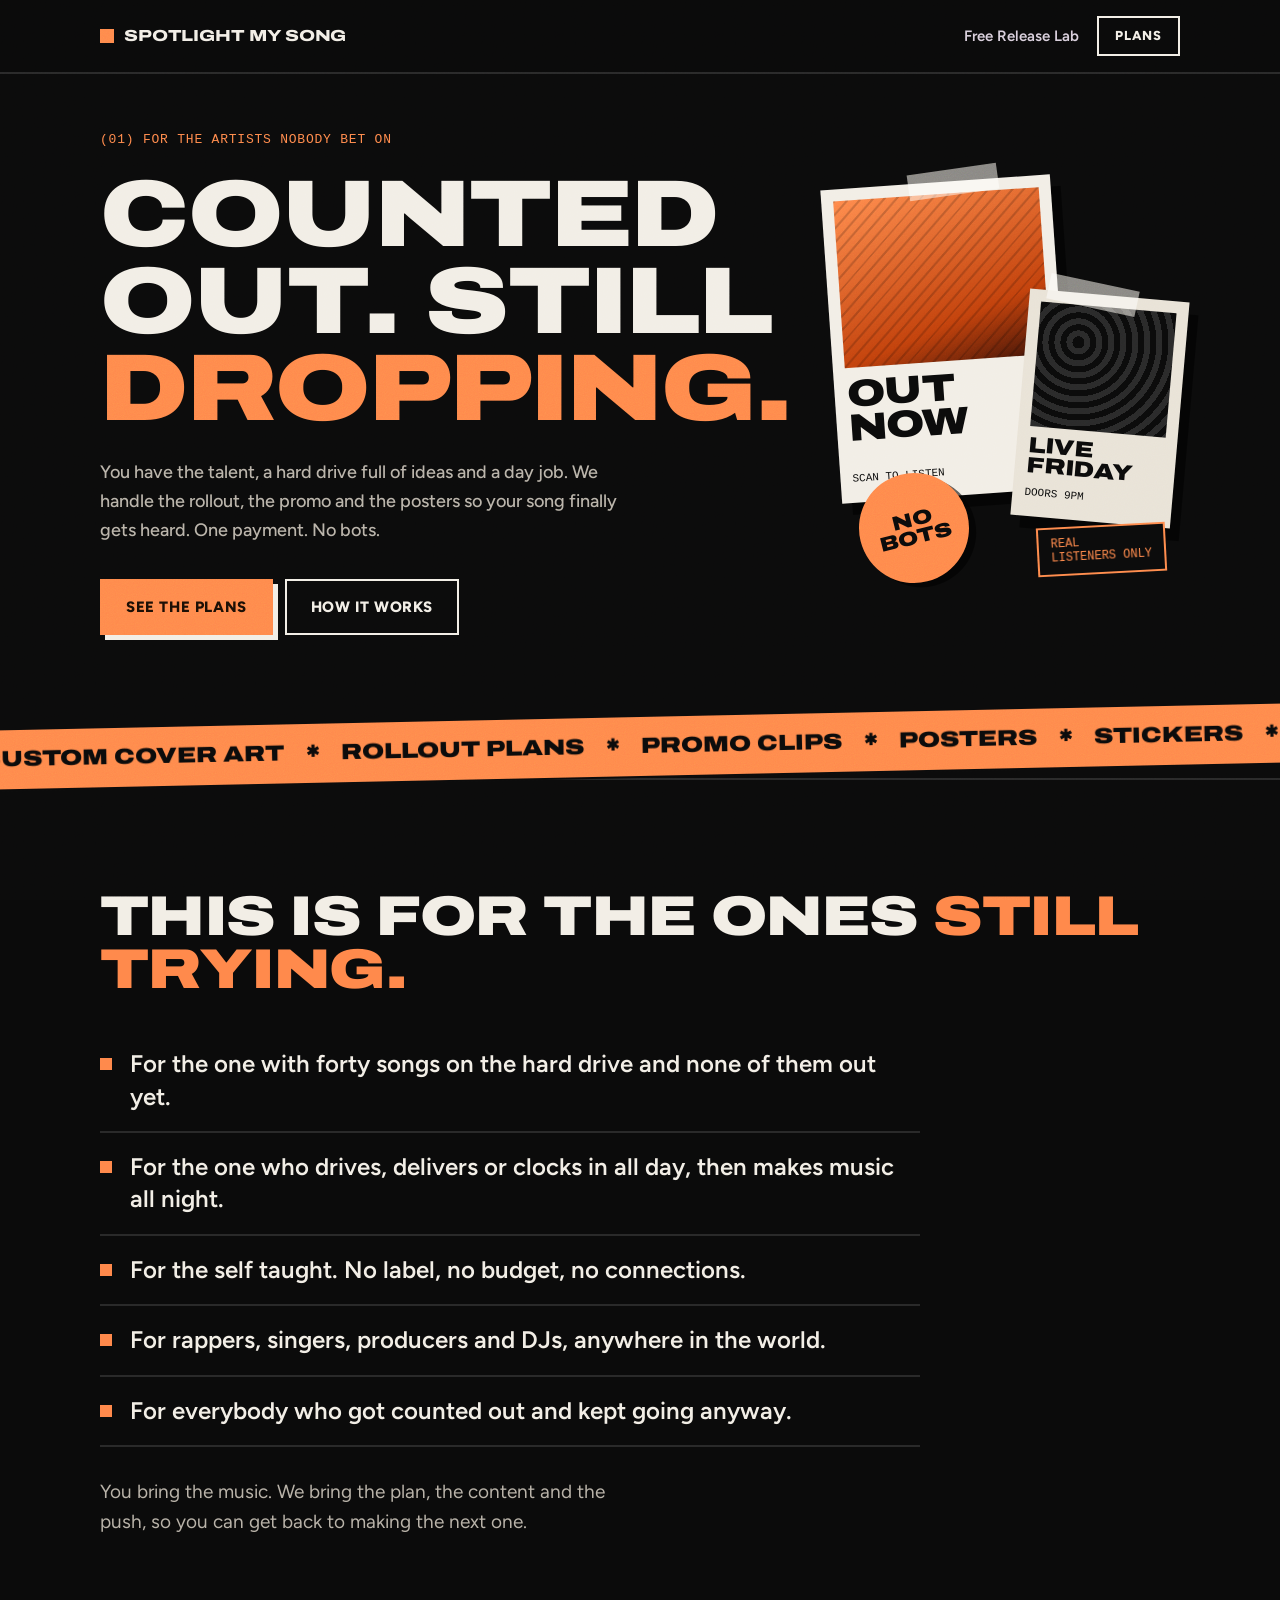
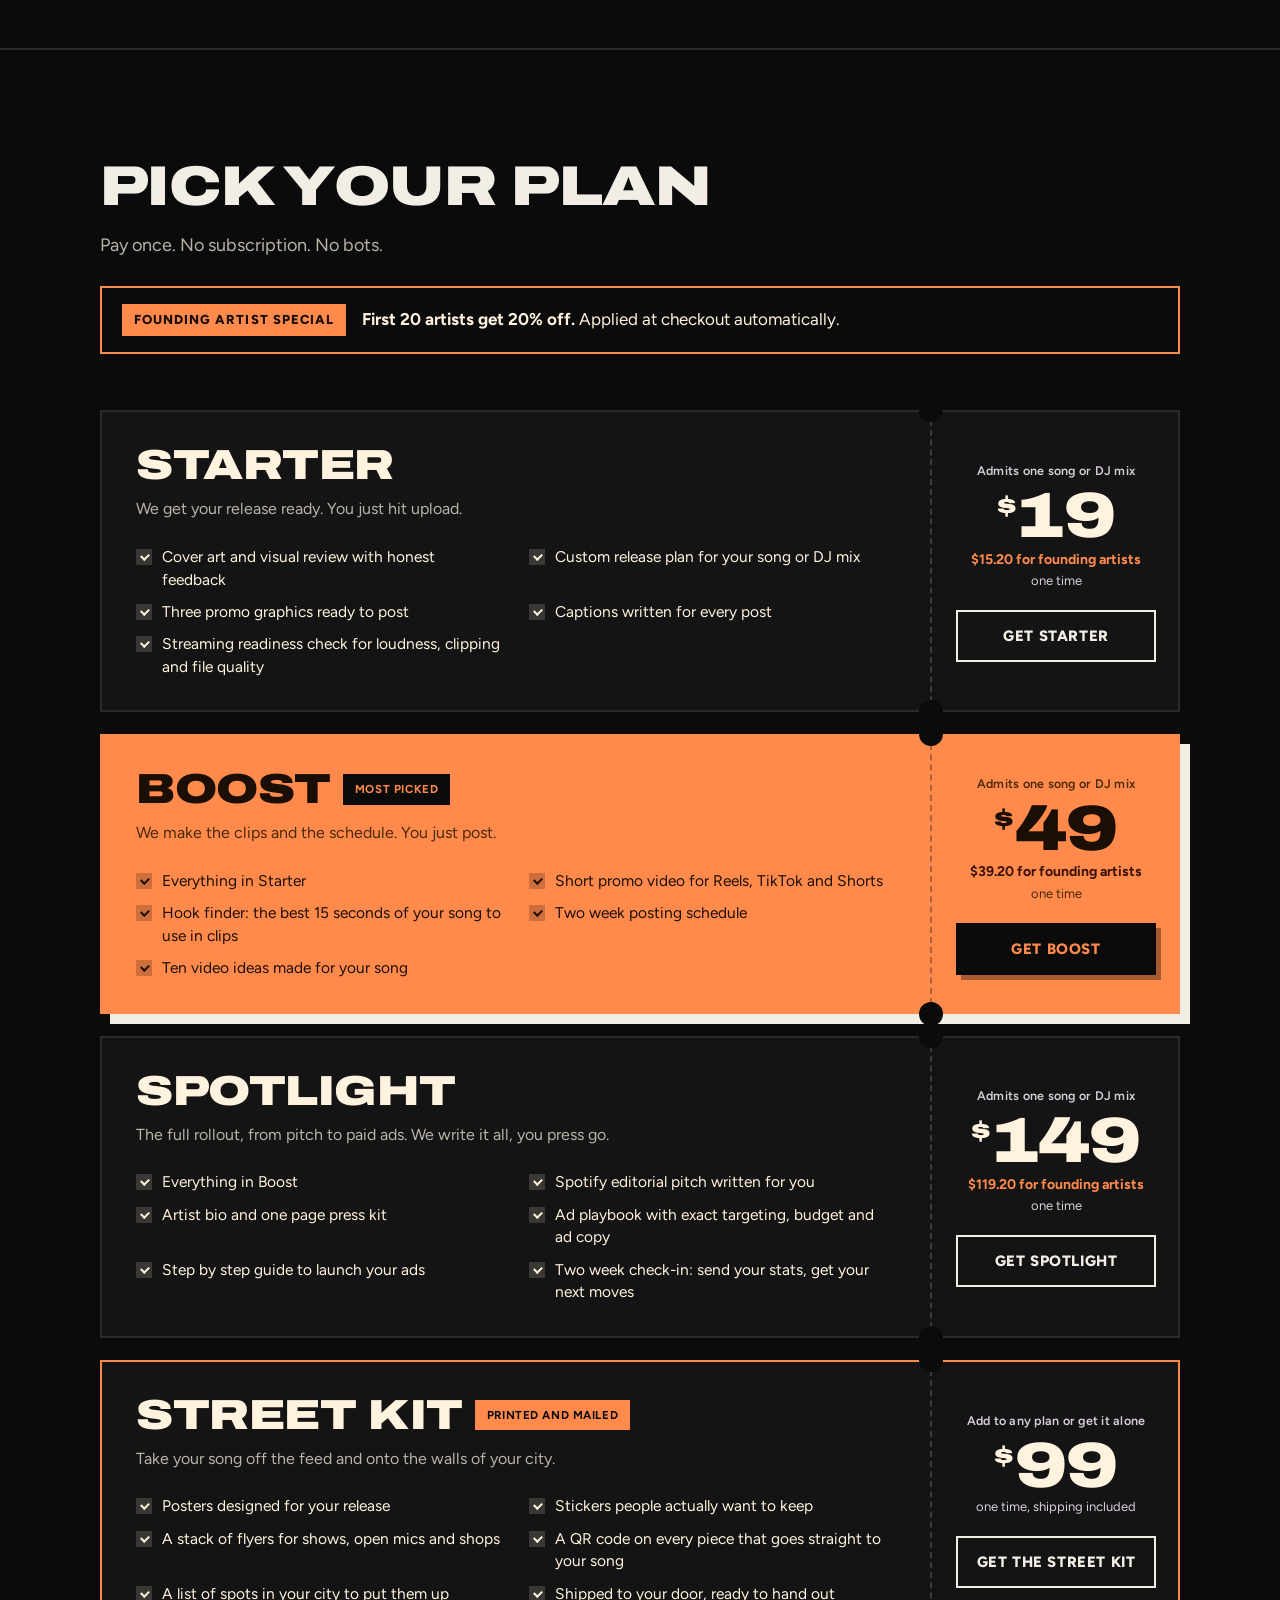
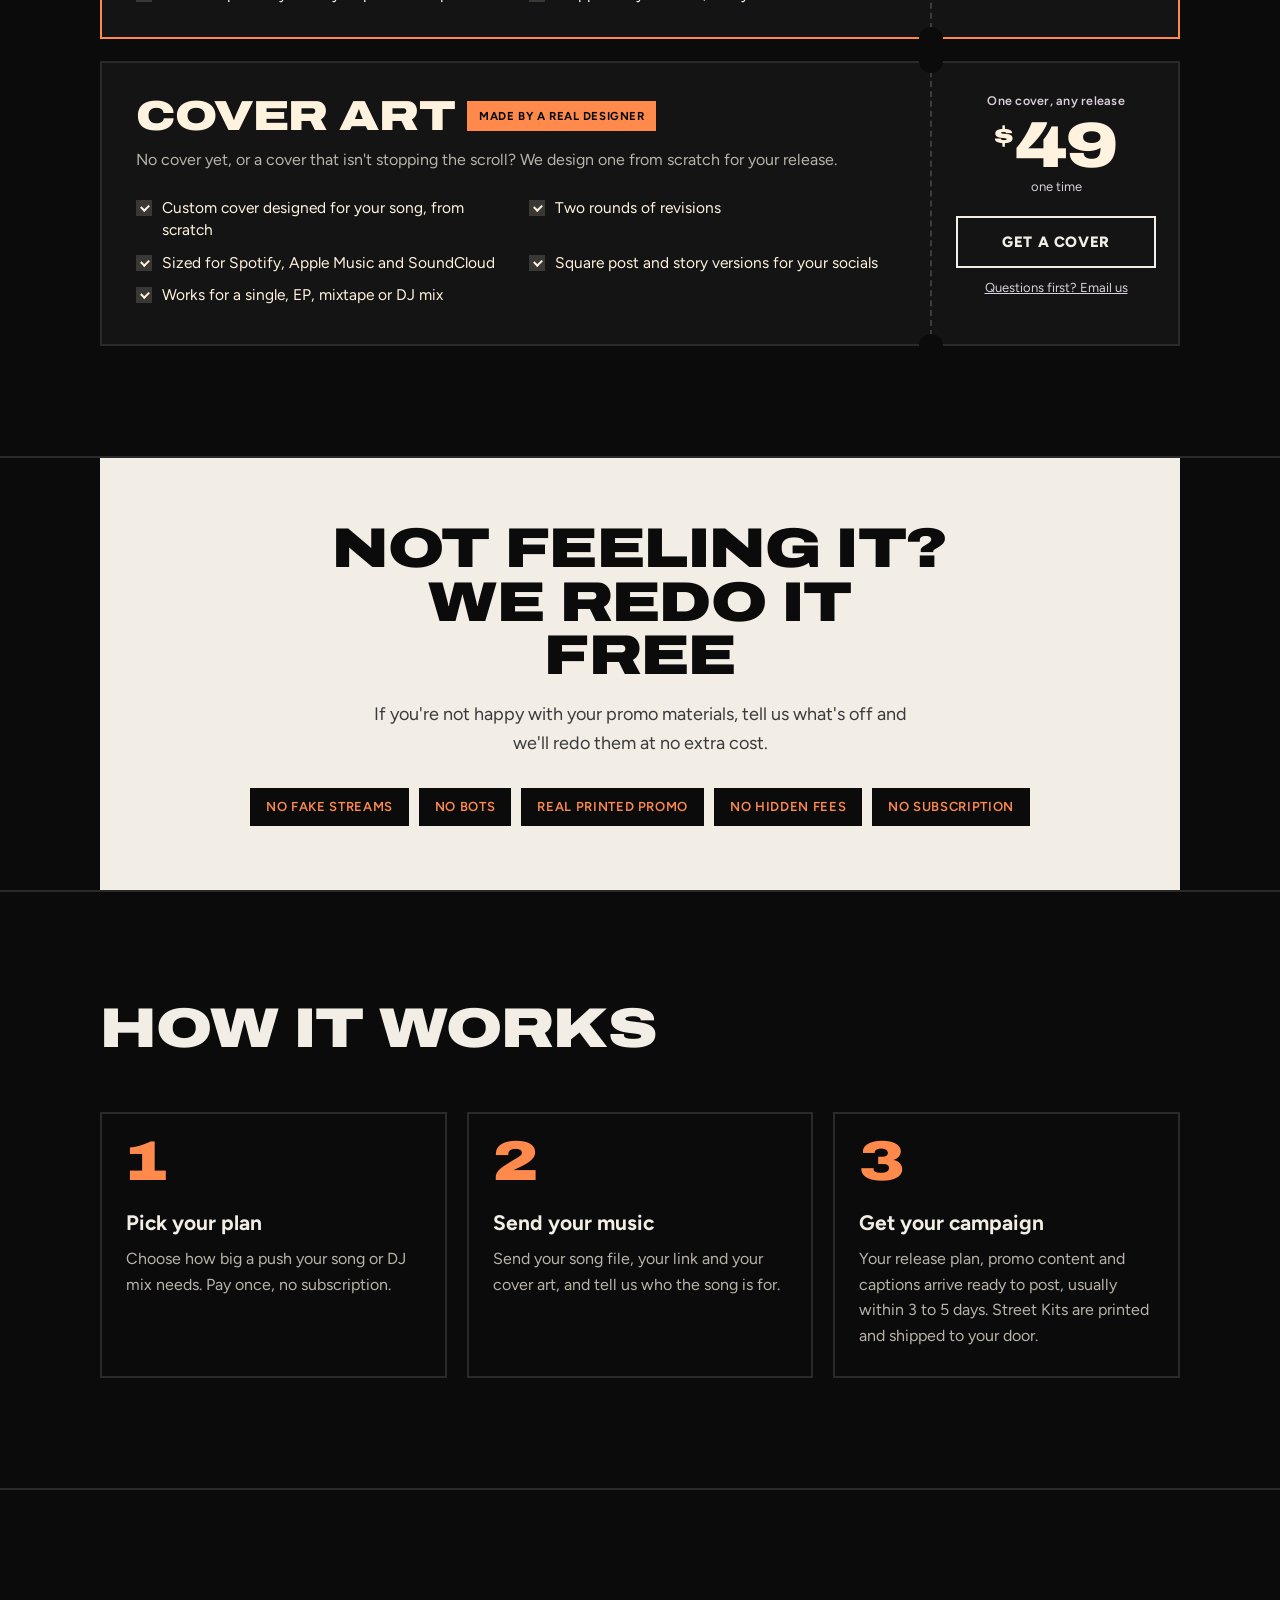
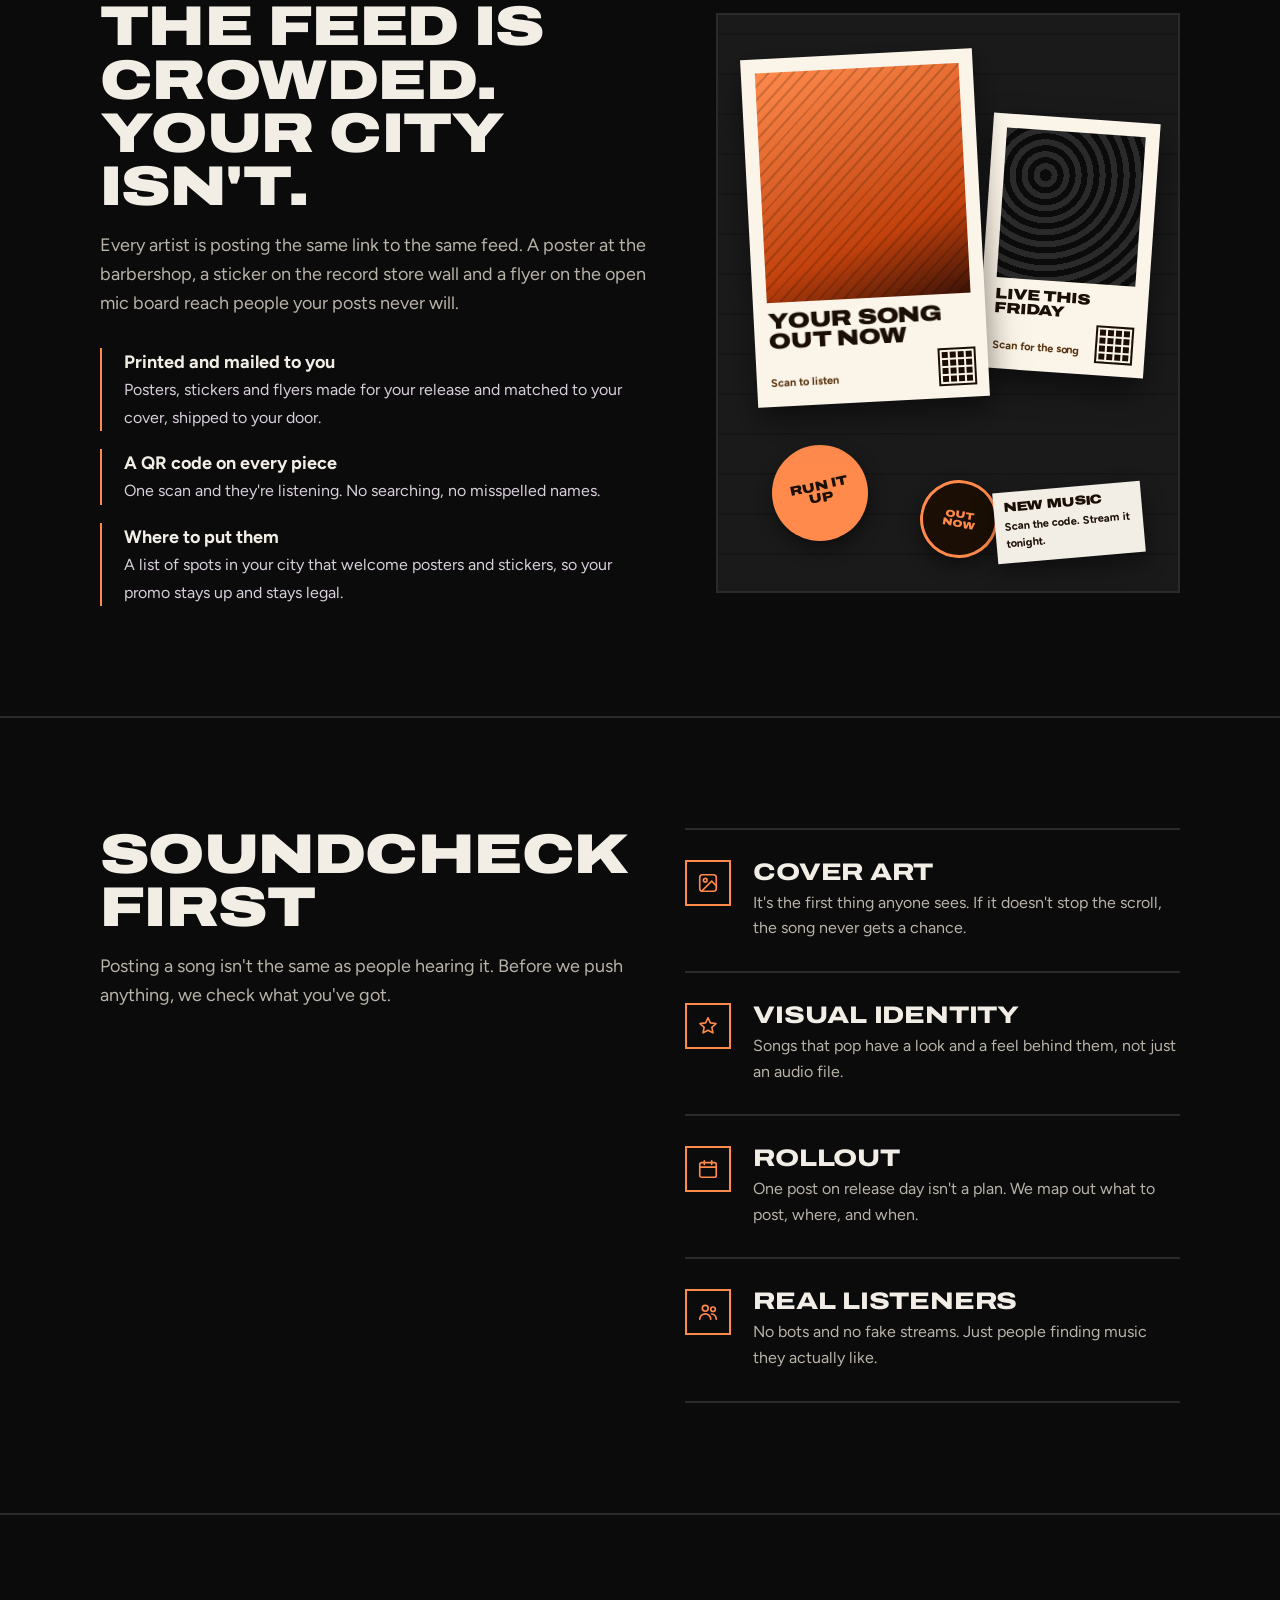
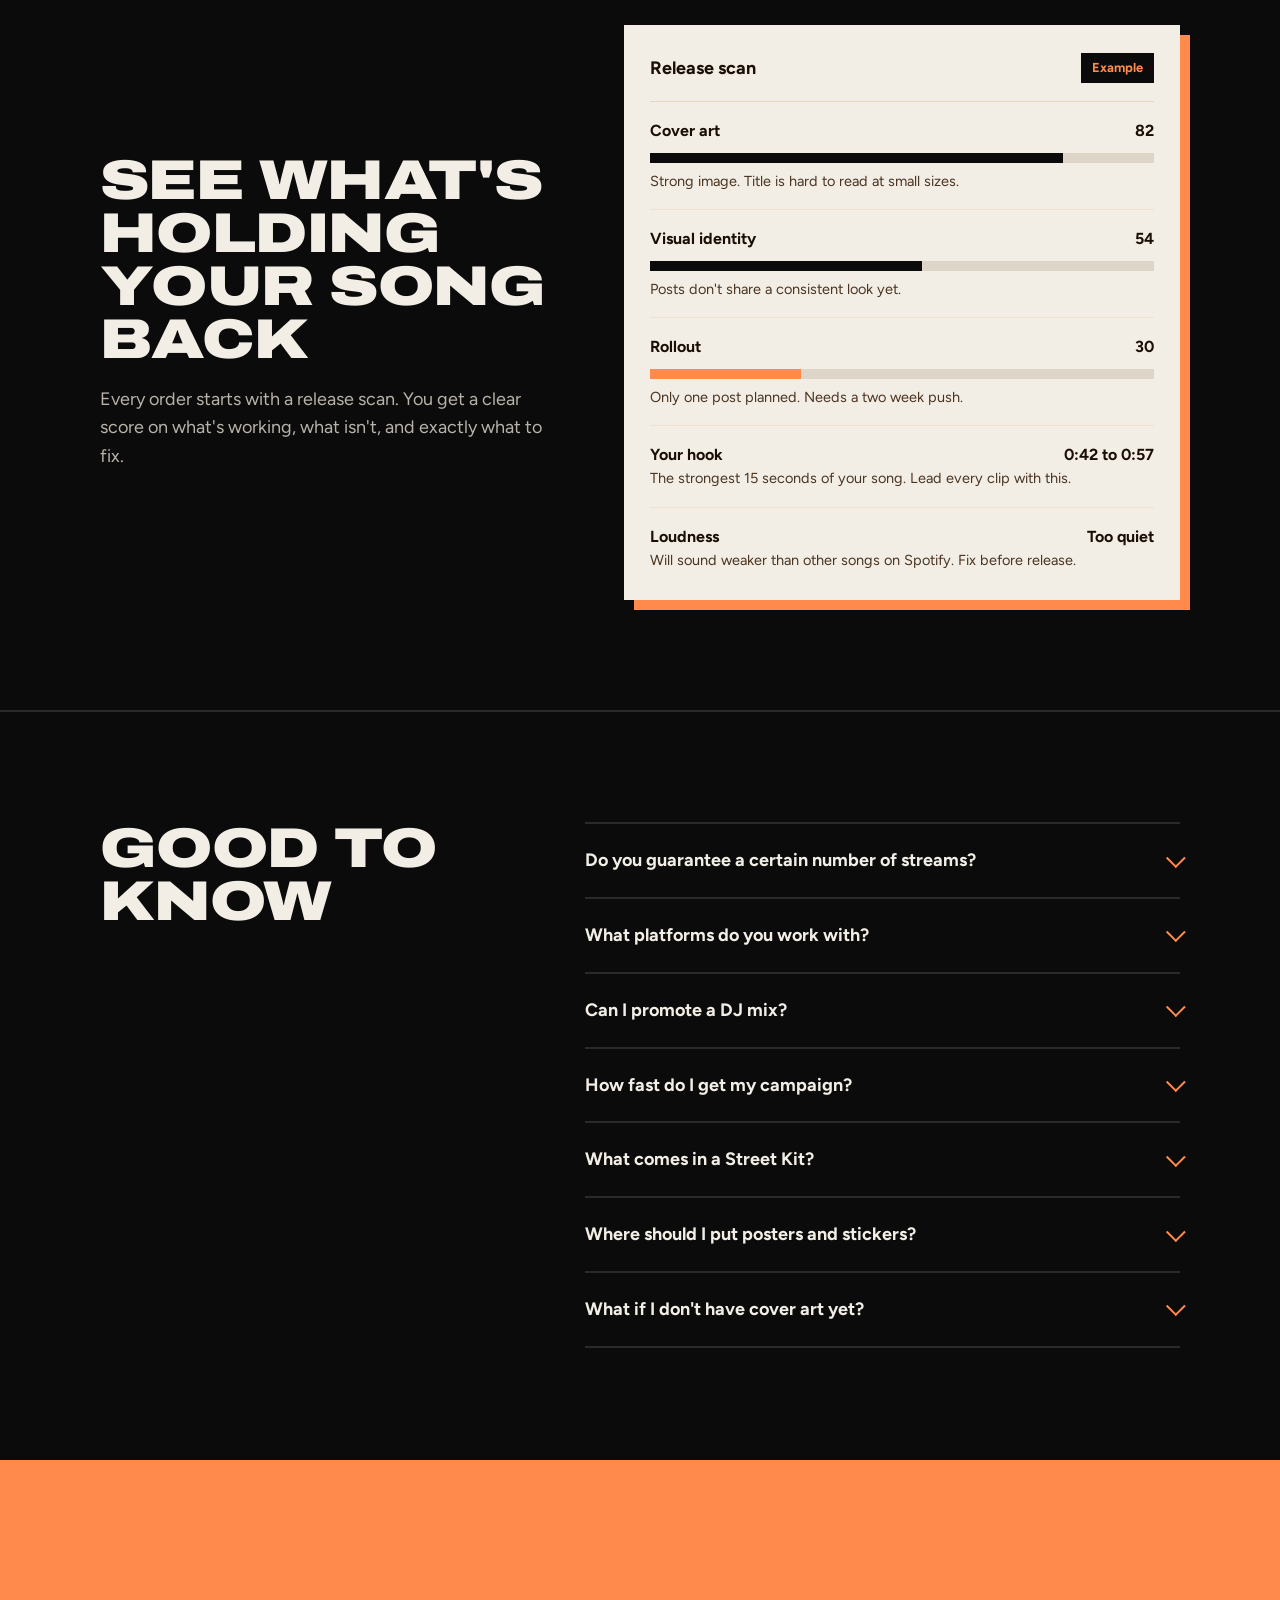
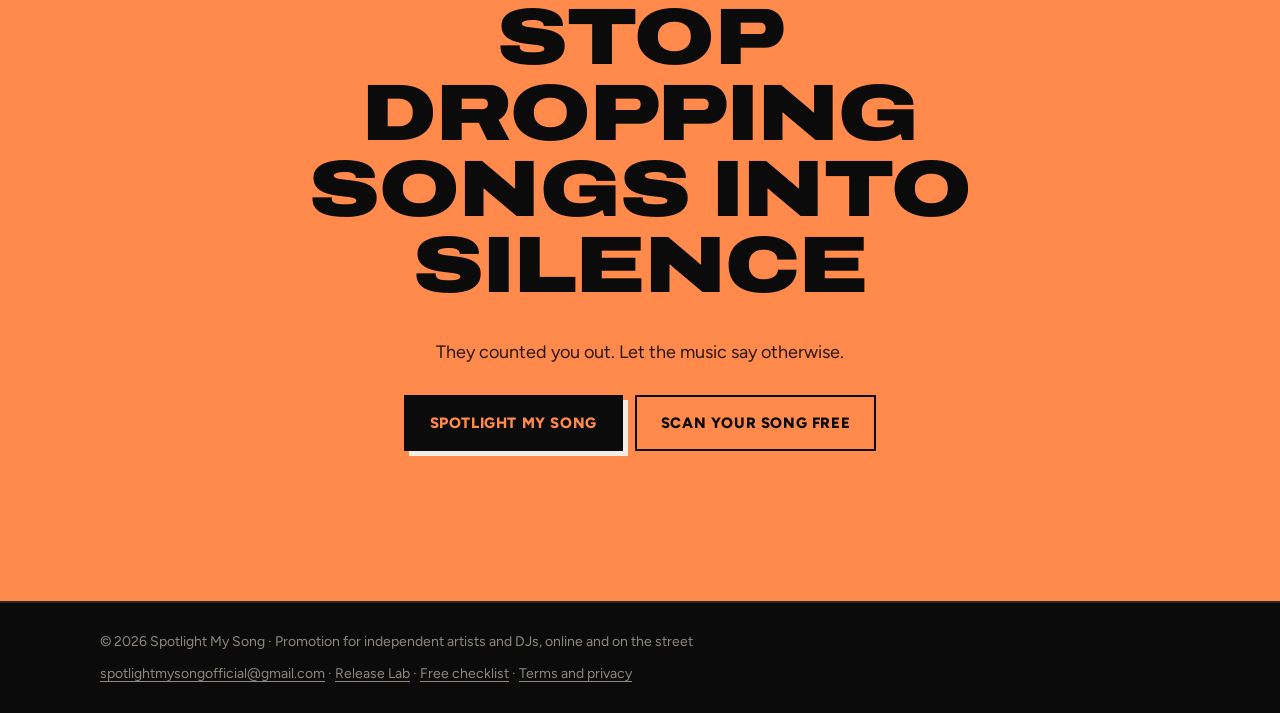
<file: index.html>
<!doctype html>
<html lang="en">
<head>
<meta charset="utf-8">
<meta name="color-scheme" content="dark">
<meta name="darkreader-lock">

<meta name="viewport" content="width=device-width, initial-scale=1">
<title>Spotlight My Song</title>
<meta name="description" content="Promotion for independent artists and DJs, online and on the street. Release plans, promo content, ad campaigns and printed Street Kits with posters, stickers and flyers mailed to your door.">
<meta name="theme-color" content="#0B0B0B">
<link rel="icon" href="/favicon.png" type="image/png">
<link rel="apple-touch-icon" href="/favicon.png">
<meta property="og:type" content="website">
<meta property="og:url" content="https://spotlightmysong.com/">
<meta property="og:title" content="Spotlight My Song | Promotion for independent artists and DJs">
<meta property="og:description" content="Cover art review, release plans, promo graphics and ad playbooks for your song. One payment, no fake streams.">
<meta property="og:image" content="https://spotlightmysong.com/og.jpg">
<meta name="twitter:card" content="summary_large_image">
<link rel="preconnect" href="https://fonts.googleapis.com">
<link rel="preconnect" href="https://fonts.gstatic.com" crossorigin>
<link href="https://fonts.googleapis.com/css2?family=Big+Shoulders+Display:wght@700;800;900&family=Archivo:wdth,wght@125,800;125,900&family=Figtree:wght@400;500;600;700&display=swap" rel="stylesheet">
<script>(function(){if(new Date()<new Date(2026,10,1))document.documentElement.classList.add("spooky")})();</script>
<style>
:root{
  --night:#0E0A12;
  --night-2:#18111E;
  --night-3:#221828;
  --line:#33283B;
  --cream:#FFF3DF;
  --smoke:#D9CFDC;
  --tungsten:#FFC46B;
  --amber:#FF9A2E;
  --ember:#E2572F;
  --rose:#E8547F;
}
*{box-sizing:border-box;margin:0;padding:0}
html{scroll-behavior:smooth}
body{background:var(--night);color:var(--cream);font-family:Figtree,system-ui,sans-serif;font-size:17px;line-height:1.6;overflow-x:hidden;-webkit-font-smoothing:antialiased}
a{color:inherit;text-decoration:none}
:focus-visible{outline:2px solid var(--tungsten);outline-offset:3px;border-radius:6px}
.wrap{max-width:1120px;margin:0 auto;padding:0 20px}
.display{font-family:"Big Shoulders Display",Impact,sans-serif;font-weight:900;text-transform:uppercase;line-height:.9;letter-spacing:.005em}

/* film grain over everything, like a photo taken in a venue */
body::after{content:"";position:fixed;inset:0;pointer-events:none;z-index:100;opacity:.09;mix-blend-mode:overlay;
  background-image:url("data:image/svg+xml,%3Csvg xmlns='http://www.w3.org/2000/svg' width='160' height='160'%3E%3Cfilter id='n'%3E%3CfeTurbulence type='fractalNoise' baseFrequency='.9' numOctaves='2' stitchTiles='stitch'/%3E%3C/filter%3E%3Crect width='100%25' height='100%25' filter='url(%23n)'/%3E%3C/svg%3E")}

/* buttons */
.btn{display:inline-flex;align-items:center;justify-content:center;gap:8px;font-weight:700;font-size:16px;padding:16px 30px;border-radius:999px;
  background:linear-gradient(135deg,#FFE0A3,var(--tungsten) 35%,var(--amber));color:#1B0F05;
  box-shadow:0 0 0 1px rgba(255,214,150,.6) inset,0 10px 40px rgba(255,154,46,.35);transition:transform .15s,box-shadow .15s}
.btn:hover{transform:translateY(-2px);box-shadow:0 0 0 1px rgba(255,214,150,.8) inset,0 14px 50px rgba(255,154,46,.5)}
.btn.line{background:rgba(255,243,223,.04);color:var(--cream);box-shadow:0 0 0 1px rgba(255,243,223,.28) inset;backdrop-filter:blur(6px)}

/* nav */
nav{position:absolute;top:0;left:0;right:0;z-index:30}
nav .wrap{display:flex;align-items:center;justify-content:space-between;height:72px}
.logo{white-space:nowrap;display:flex;align-items:center;gap:10px;font-family:"Big Shoulders Display",Impact,"Arial Narrow",sans-serif;font-weight:800;font-size:22px;text-transform:uppercase;letter-spacing:.02em}
.logo svg{width:26px;height:26px}
.nav-link{font-weight:600;font-size:15px;padding:10px 18px;border-radius:999px;box-shadow:0 0 0 1px rgba(255,243,223,.3) inset}
.nav-r{display:flex;align-items:center;gap:18px}
.nav-text{font-weight:600;font-size:15px;color:var(--smoke)}
.nav-text:hover{color:var(--cream)}
@media(max-width:640px){.nav-text{display:none}}

/* ===== HERO: the concert ===== */
.hero{position:relative;min-height:100svh;min-height:100vh;display:flex;flex-direction:column;overflow:hidden;isolation:isolate;
  background:
    radial-gradient(120% 60% at 50% 100%,rgba(255,154,46,.30),transparent 60%),
    radial-gradient(60% 45% at 50% 62%,rgba(232,84,127,.16),transparent 70%),
    linear-gradient(180deg,#07050A 0%,#120B17 45%,#1E1220 100%)}
.rig{position:absolute;top:0;left:0;right:0;height:14px;background:linear-gradient(180deg,#000,#0A070C);z-index:3}
.lamp{position:absolute;top:6px;width:16px;height:16px;border-radius:50%;transform:translateX(-50%);
  background:radial-gradient(circle,#FFFDF5 0 30%,#FFD58A 55%,rgba(255,154,46,0) 72%);
  box-shadow:0 0 30px 10px rgba(255,200,110,.55),0 0 90px 30px rgba(255,154,46,.25);opacity:0;animation:on .6s forwards}
.beam{position:absolute;top:10px;width:560px;height:115%;--o:.7;transform-origin:50% 0;transform:translateX(-50%) rotate(var(--r));
  background:linear-gradient(180deg,rgba(255,236,190,.62) 0%,rgba(255,196,107,.30) 30%,rgba(255,154,46,.10) 62%,rgba(255,154,46,0) 88%);
  clip-path:polygon(48.6% 0,51.4% 0,100% 100%,0 100%);filter:blur(7px);mix-blend-mode:screen;z-index:2;opacity:0;
  animation:on 1.2s forwards,sway var(--d) ease-in-out infinite alternate}
.beam.rose{background:linear-gradient(180deg,rgba(255,190,210,.45) 0%,rgba(232,84,127,.22) 35%,rgba(232,84,127,0) 80%)}
@keyframes on{to{opacity:var(--o,1)}}
@keyframes sway{from{transform:translateX(-50%) rotate(var(--r))}to{transform:translateX(-50%) rotate(var(--r2))}}
.haze{position:absolute;inset:0;z-index:2;pointer-events:none;
  background:radial-gradient(70% 35% at 30% 55%,rgba(255,220,170,.07),transparent 70%),radial-gradient(60% 30% at 75% 48%,rgba(255,200,150,.06),transparent 70%)}
#dust{position:absolute;inset:0;width:100%;height:100%;z-index:2;pointer-events:none;mix-blend-mode:screen}
#crowd{position:absolute;left:0;right:0;bottom:-2px;width:100%;height:42%;z-index:4;pointer-events:none}
.hero-copy{position:relative;z-index:5;flex:1;display:flex;flex-direction:column;align-items:center;justify-content:center;text-align:center;padding:120px 20px 34vh}
.hero h1{font-size:clamp(64px,13.5vw,168px);max-width:12ch;color:#FFFFFF;
  text-shadow:0 2px 0 rgba(0,0,0,.55),0 6px 30px rgba(0,0,0,.85)}
.hero-copy::before{content:"";position:absolute;left:50%;top:44%;width:min(980px,150vw);height:min(760px,95vh);transform:translate(-50%,-50%);z-index:-1;pointer-events:none;
  background:radial-gradient(closest-side,rgba(8,5,11,.88),rgba(8,5,11,.6) 55%,rgba(8,5,11,0))}

.hero p{font-size:clamp(17px,2.2vw,20px);font-weight:500;color:#FFFFFF;max-width:34ch;margin:22px auto 32px;text-shadow:0 1px 2px rgba(0,0,0,.9),0 2px 18px rgba(0,0,0,.85)}
.cta-row{display:flex;flex-wrap:wrap;gap:12px;justify-content:center}

/* ===== sections ===== */
section{padding:110px 0}
.h2{font-size:clamp(48px,8vw,96px)}
.sub{color:var(--smoke);font-size:18px;max-width:46ch;margin-top:18px}

/* soundcheck */
.soundcheck .grid{display:grid;grid-template-columns:5fr 7fr;gap:60px;align-items:start}
.soundcheck .head{position:sticky;top:40px}
.checks{list-style:none;border-top:1px solid var(--line)}
.checks li{display:grid;grid-template-columns:auto 1fr;gap:6px 22px;padding:30px 0;border-bottom:1px solid var(--line)}
.checks .ico{grid-row:span 2;width:46px;height:46px;border-radius:50%;display:grid;place-items:center;
  background:radial-gradient(circle at 50% 35%,rgba(255,196,107,.28),rgba(255,154,46,.06));box-shadow:0 0 0 1px rgba(255,196,107,.35) inset}
.checks .ico svg{width:22px;height:22px;stroke:var(--tungsten);fill:none;stroke-width:1.8;stroke-linecap:round;stroke-linejoin:round}
.checks h3{font-family:"Big Shoulders Display",Impact,"Arial Narrow",sans-serif;font-weight:800;font-size:32px;text-transform:uppercase;line-height:1}
.checks p{color:var(--smoke);font-size:16px}


/* release scan */
.scan .grid{display:grid;grid-template-columns:5fr 6fr;gap:60px;align-items:center}
.scan-card{background:#FBF4E8;color:#1B0F05;border-radius:24px;padding:28px 26px;box-shadow:0 30px 80px rgba(0,0,0,.5),0 0 0 1px rgba(255,196,107,.5)}
.scan-top{display:flex;justify-content:space-between;align-items:center;gap:12px;padding-bottom:18px;border-bottom:1px solid #E6D6BD}
.scan-top b{font-size:18px}
.scan-top span{font-size:13px;font-weight:700;color:#7A4A12;background:#FFE3B0;padding:5px 11px;border-radius:999px}
.row{padding:16px 0;border-bottom:1px solid #EFE2CC}
.row:last-child{border-bottom:0;padding-bottom:0}
.row .t{display:flex;justify-content:space-between;font-weight:700;font-size:16px}
.bar{height:10px;border-radius:999px;background:#EADCC4;margin:9px 0 7px;overflow:hidden}
.bar i{display:block;height:100%;border-radius:999px;background:linear-gradient(90deg,var(--amber),#FFB547)}
.bar i.low{background:linear-gradient(90deg,#C9402A,var(--ember))}
.row p{font-size:14.5px;color:#4A3420}
@media (max-width:860px){.scan .grid{grid-template-columns:1fr;gap:36px}}

/* street */
.street{background:linear-gradient(180deg,var(--night),#140D18)}
.street .grid{display:grid;grid-template-columns:6fr 5fr;gap:60px;align-items:center}
.street .points{list-style:none;margin-top:30px;display:grid;gap:18px}
.street .points li{padding-left:22px;border-left:2px solid var(--tungsten)}
.street .points b{display:block;font-size:18px}
.street .points span{color:var(--smoke);font-size:16px}
.wall{position:relative;aspect-ratio:4/5;border-radius:24px;overflow:hidden;
  background:repeating-linear-gradient(0deg,#2A1E2C 0 38px,#241926 38px 40px),#2A1E2C;box-shadow:0 0 0 1px var(--line) inset,0 30px 80px rgba(0,0,0,.45)}
.wall::before{content:"";position:absolute;inset:0;background:radial-gradient(70% 60% at 50% 20%,rgba(255,196,107,.22),transparent 70%)}
.poster{position:absolute;background:#FBF4E8;color:#1B0F05;padding:14px;box-shadow:0 14px 30px rgba(0,0,0,.5);display:flex;flex-direction:column}
.poster .art{flex:1;border-radius:4px;background:radial-gradient(60% 50% at 50% 35%,#FFC46B,#E2572F 60%,#3A1A2A)}
.poster b{font-family:"Big Shoulders Display",Impact,sans-serif;font-weight:900;text-transform:uppercase;line-height:.9;margin-top:10px}
.poster small{font-size:11px;font-weight:700;color:#5A3712;display:flex;justify-content:space-between;align-items:end;margin-top:6px}
.qr{width:34px;height:34px;flex:none;background:
  conic-gradient(from 90deg at 30% 30%,#1B0F05 25%,transparent 0) 0 0/8px 8px,#FBF4E8;outline:2px solid #1B0F05}
.p1{left:7%;top:7%;width:50%;height:60%;transform:rotate(-3deg);z-index:2}
.p1 b{font-size:clamp(20px,3.4vw,30px)}
.p2{right:6%;top:18%;width:36%;height:44%;transform:rotate(4deg)}
.p2 b{font-size:clamp(15px,2.4vw,20px)}
.p2 .art{background:radial-gradient(60% 50% at 50% 40%,#E8547F,#3A1A2A 70%)}
.sticker{position:absolute;border-radius:50%;display:grid;place-items:center;text-align:center;font-family:"Big Shoulders Display",Impact,sans-serif;font-weight:900;text-transform:uppercase;line-height:.9;box-shadow:0 8px 18px rgba(0,0,0,.45)}
.s1{left:12%;bottom:9%;width:96px;height:96px;background:var(--tungsten);color:#1B0F05;font-size:18px;transform:rotate(-12deg)}
.s2{left:44%;bottom:6%;width:78px;height:78px;background:#1B0F05;color:var(--tungsten);font-size:14px;transform:rotate(9deg);box-shadow:0 0 0 3px var(--tungsten) inset,0 8px 18px rgba(0,0,0,.45)}
.flyer{position:absolute;right:8%;bottom:6%;width:32%;background:#FFE3B0;color:#1B0F05;padding:10px;font-size:11px;font-weight:700;transform:rotate(-5deg);box-shadow:0 10px 22px rgba(0,0,0,.45)}
.flyer b{display:block;font-family:"Big Shoulders Display",Impact,sans-serif;font-weight:900;font-size:18px;text-transform:uppercase;line-height:.9;margin-bottom:4px}
@media (max-width:860px){.street .grid{grid-template-columns:1fr;gap:40px}.wall{max-width:440px;width:100%;margin:0 auto}}

/* steps */
.how{background:linear-gradient(180deg,var(--night),var(--night-2))}
.steps{display:grid;grid-template-columns:repeat(3,1fr);gap:20px;margin-top:56px;list-style:none;counter-reset:s}
.steps li{position:relative;padding:28px 26px 30px;border-radius:20px;background:rgba(255,243,223,.03);box-shadow:0 0 0 1px var(--line) inset}
.steps li::before{counter-increment:s;content:counter(s);display:block;font-family:"Big Shoulders Display",Impact,"Arial Narrow",sans-serif;font-weight:900;font-size:76px;line-height:.8;margin-bottom:22px;
  color:var(--tungsten)}
.steps h3{font-size:21px;font-weight:700;margin-bottom:6px}
.steps p{color:var(--smoke);font-size:16px}

/* ===== tickets ===== */
.plans{background:var(--night-2);position:relative;overflow:hidden}
.plans::before{content:"";position:absolute;top:-200px;left:50%;width:900px;height:600px;transform:translateX(-50%);
  background:radial-gradient(closest-side,rgba(255,170,80,.16),transparent);pointer-events:none}
.plans .wrap{position:relative}
.plans-head{display:flex;justify-content:space-between;align-items:end;gap:20px;flex-wrap:wrap}
.founding{margin:26px 0 6px;padding:18px 22px;border-radius:18px;background:linear-gradient(135deg,rgba(255,196,107,.16),rgba(232,84,127,.10));box-shadow:0 0 0 1px rgba(255,196,107,.45) inset;display:flex;gap:16px;align-items:center;flex-wrap:wrap}
.founding p{color:var(--cream);margin:0;flex:1;min-width:240px}
.f-tag{font-weight:800;font-size:13px;letter-spacing:.08em;text-transform:uppercase;background:var(--tungsten);color:#1B0F05;padding:6px 12px;border-radius:99px}
.founding .code{color:var(--tungsten);letter-spacing:.04em}
.fprice{font-size:14px;font-weight:700;color:var(--tungsten);margin-top:2px}
.ticket.vip .fprice{color:#7A2E00}
.tickets{display:flex;flex-direction:column;gap:22px;margin-top:56px}
.ticket{--paper:var(--night-3);--ink:var(--cream);--muted:var(--smoke);--perf:rgba(255,243,223,.18);
  position:relative;display:grid;grid-template-columns:1fr 250px;background:var(--paper);color:var(--ink);border-radius:22px;
  box-shadow:0 0 0 1px rgba(255,243,223,.08) inset,0 30px 60px rgba(0,0,0,.35)}
.ticket .main{padding:34px 36px}
.ticket .top{display:flex;align-items:center;gap:12px;flex-wrap:wrap}
.ticket h3{font-family:"Big Shoulders Display",Impact,"Arial Narrow",sans-serif;font-weight:900;font-size:56px;text-transform:uppercase;line-height:.85}
.tag{font-size:13px;font-weight:700;padding:6px 12px;border-radius:999px;background:#1B0F05;color:var(--tungsten)}
.ticket .pitch{color:var(--muted);margin-top:10px;font-size:16px}
.ticket ul{list-style:none;display:grid;grid-template-columns:1fr 1fr;gap:10px 28px;margin-top:24px}
.ticket li{position:relative;padding-left:26px;font-size:15.5px;line-height:1.45}
.ticket li::before{content:"";position:absolute;left:0;top:3px;width:16px;height:16px;border-radius:50%;background:currentColor;opacity:.16}
.ticket li::after{content:"";position:absolute;left:5px;top:7px;width:6px;height:4px;border-left:2px solid currentColor;border-bottom:2px solid currentColor;transform:rotate(-45deg)}
.stub{position:relative;display:flex;flex-direction:column;justify-content:center;align-items:center;text-align:center;padding:30px 24px;border-left:2px dashed var(--perf)}
.stub::before,.stub::after{content:"";position:absolute;left:-13px;width:24px;height:24px;border-radius:50%;background:var(--night-2)}
.stub::before{top:-12px}.stub::after{bottom:-12px}
.admit{font-size:12.5px;font-weight:600;color:var(--muted);letter-spacing:.02em}
.price{font-family:"Big Shoulders Display",Impact,"Arial Narrow",sans-serif;font-weight:900;font-size:84px;line-height:.9;margin:6px 0 2px;display:flex;align-items:flex-start}
.price sup{font-size:34px;margin-top:8px;margin-right:2px}
.once{font-size:13px;color:var(--muted);margin-bottom:18px}
.stub .btn{width:100%;padding:14px 18px}
.ticket .btn.line{box-shadow:0 0 0 1px var(--tungsten) inset}
.ticket.kit{box-shadow:0 0 0 2px rgba(255,196,107,.45) inset,0 30px 60px rgba(0,0,0,.35)}
.tag.out{background:var(--tungsten);color:#1B0F05}

/* the VIP ticket */
.ticket.vip{--paper:linear-gradient(115deg,#FFE7B5 0%,#FFC46B 38%,#FF9A2E 100%);--ink:#1B0F05;--muted:#5A3712;--perf:rgba(27,15,5,.35);
  background:var(--paper);box-shadow:0 0 0 1px rgba(255,240,200,.6) inset,0 30px 90px rgba(255,154,46,.35)}
.ticket.vip,.ticket.vip h3,.ticket.vip li,.ticket.vip .price,.ticket.vip .price sup{color:#1B0F05}
.ticket.vip .pitch,.ticket.vip .admit,.ticket.vip .once{color:#4A2A08}
.ticket.vip .main,.ticket.vip .stub{position:relative;z-index:1}
.ticket.vip li::before{opacity:.22}
/* Keep dark-on-gold text dark even when a browser night mode rewrites colors */
:root{color-scheme:dark}
.btn:not(.line){-webkit-text-fill-color:#1B0F05}
.f-tag{-webkit-text-fill-color:#1B0F05}
.ticket.vip h3,.ticket.vip li,.ticket.vip .price,.ticket.vip .price sup{-webkit-text-fill-color:#1B0F05}
.ticket.vip .pitch,.ticket.vip .admit,.ticket.vip .once{-webkit-text-fill-color:#4A2A08}
.ticket.vip .fprice{-webkit-text-fill-color:#7A2E00}
.ticket.vip .tag{-webkit-text-fill-color:var(--tungsten)}
.ticket.vip .btn{-webkit-text-fill-color:currentColor}
.ticket.vip li::before{background:#1B0F05!important}
.ticket.vip li::after{border-color:#1B0F05!important}

.ticket.vip .btn{background:#1B0F05;color:#FFE1A6;box-shadow:none}
.ticket.vip .btn:hover{box-shadow:0 10px 30px rgba(27,15,5,.35)}
.ticket.vip::after{content:"";position:absolute;inset:0;border-radius:22px;pointer-events:none;z-index:0;
  background:linear-gradient(105deg,transparent 40%,rgba(255,255,255,.35) 50%,transparent 60%);background-size:250% 100%;animation:shine 6s ease-in-out infinite}
@keyframes shine{0%,60%{background-position:120% 0}100%{background-position:-120% 0}}

/* promise */
.promise{padding:0}
.promise .band{position:relative;overflow:hidden;border-radius:28px;padding:64px 40px;text-align:center;
  background:radial-gradient(80% 120% at 50% 0%,rgba(255,196,107,.30),transparent 60%),var(--night-3);box-shadow:0 0 0 1px var(--line) inset}
.promise .h2{max-width:14ch;margin:0 auto}
.promise .sub{margin:18px auto 0}
.trust{display:flex;flex-wrap:wrap;justify-content:center;gap:10px;margin-top:30px;list-style:none}
.trust li{font-weight:600;font-size:15px;padding:9px 16px;border-radius:999px;background:rgba(255,196,107,.10);box-shadow:0 0 0 1px rgba(255,196,107,.3) inset;color:#FFE1A6}

/* faq */
.faq .grid{display:grid;grid-template-columns:5fr 7fr;gap:60px}
details{border-bottom:1px solid var(--line);padding:22px 0}
details:first-child{border-top:1px solid var(--line)}
summary{cursor:pointer;font-weight:700;font-size:18px;list-style:none;display:flex;justify-content:space-between;align-items:center;gap:20px}
summary::-webkit-details-marker{display:none}
summary::after{content:"";flex:none;width:12px;height:12px;border-right:2px solid var(--tungsten);border-bottom:2px solid var(--tungsten);transform:rotate(45deg) translateY(-4px);transition:transform .2s}
details[open] summary::after{transform:rotate(-135deg) translateY(-2px)}
details p{color:var(--smoke);margin-top:12px;font-size:16px;max-width:60ch}

/* encore */
.encore .h2{color:#fff;text-shadow:0 4px 30px rgba(0,0,0,.8)}
.encore{position:relative;text-align:center;overflow:hidden;padding:140px 0 150px;
  background:radial-gradient(60% 70% at 50% 100%,rgba(255,154,46,.28),transparent 70%),var(--night)}
.encore .beam{height:100%;--o:.45;animation:on 1s forwards,sway var(--d) ease-in-out infinite alternate}
.encore .wrap{position:relative;z-index:3}
.encore .h2{font-size:clamp(56px,11vw,130px);max-width:11ch;margin:0 auto 34px}

footer{border-top:1px solid var(--line);padding:28px 0;color:var(--smoke);font-size:14px}
footer .wrap{display:flex;justify-content:space-between;flex-wrap:wrap;gap:10px}

.toast{position:fixed;left:50%;bottom:24px;transform:translate(-50%,140px);background:#1B0F05;color:#FFE1A6;
  padding:14px 22px;border-radius:14px;font-weight:600;font-size:15px;box-shadow:0 0 0 1px var(--tungsten) inset,0 20px 50px rgba(0,0,0,.5);
  transition:transform .3s,opacity .3s;opacity:0;visibility:hidden;z-index:60;max-width:calc(100% - 32px);text-align:center}
.toast.show{transform:translate(-50%,0);opacity:1;visibility:visible}

@media (max-width:860px){
  section{padding:84px 0}
  .soundcheck .grid,.faq .grid{grid-template-columns:1fr;gap:36px}
  .soundcheck .head{position:static}
  .steps{grid-template-columns:1fr}
  .ticket{grid-template-columns:1fr}
  .ticket .main{padding:28px 24px 24px}
  .ticket h3{font-size:48px}
  .ticket ul{grid-template-columns:1fr}
  .stub{border-left:0;border-top:2px dashed var(--perf);flex-direction:row;flex-wrap:wrap;justify-content:space-between;text-align:left;padding:22px 24px 26px;gap:4px 16px}
  .stub::before,.stub::after{top:-13px;left:auto}
  .stub::before{left:-12px}.stub::after{right:-12px;bottom:auto}
  .stub .admit{width:100%}
  .price{font-size:70px;margin:0}
  .once{margin:0;align-self:center;flex:1}
  .stub .btn{margin-top:14px}
  .promise .band{padding:52px 22px}
}
@media (max-width:600px){
  .hero-copy{padding:110px 20px 30vh}
  .cta-row{flex-direction:column;width:100%;max-width:340px}
  .beam{width:380px}
  #crowd{height:34%}
  .checks h3{font-size:28px}
  .logo{font-size:18px}
  .logo svg{width:22px;height:22px}
}
@media (prefers-reduced-motion:reduce){
  .beam,.lamp{animation:on .01s forwards!important}
  .ticket.vip::after{animation:none}
  html{scroll-behavior:auto}
}

/* ===== Headlines: wide, heavy, modern grotesk ===== */
.display,.logo,.ticket h3,.poster b,.sticker,.flyer b,.steps li::before,.price,.checks h3{font-family:Archivo,"Big Shoulders Display",Impact,sans-serif;font-weight:900;font-stretch:125%;letter-spacing:-.01em}
.display{line-height:.95;color:var(--cream);text-shadow:none}
.hero h1{font-size:clamp(38px,8vw,100px);max-width:13ch;color:#fff;text-shadow:0 6px 30px rgba(0,0,0,.85)}
.h2{font-size:clamp(30px,4.8vw,56px)}
.encore .h2{font-size:clamp(34px,6.6vw,80px);max-width:13ch;text-shadow:0 4px 30px rgba(0,0,0,.8)}
.logo{font-size:16px;font-weight:800}
.ticket h3{font-size:clamp(28px,4vw,42px);line-height:1}
.checks h3{font-size:24px;font-weight:800}
.price{font-size:64px}
.price sup{font-size:26px}
.steps li::before{font-size:56px}
.p1 b{font-size:clamp(15px,2.4vw,22px)}
.p2 b{font-size:clamp(11px,1.7vw,15px)}
.s1{font-size:13px}.s2{font-size:10px}
.flyer b{font-size:13px}
@media (max-width:860px){.price{font-size:56px}}
@media (max-width:600px){.logo{font-size:13px}.checks h3{font-size:22px}}

/* ===================== STREET REDESIGN ===================== */
html,body{overflow-x:clip}
:root{--xink:#0B0B0B;--xpaper:#F2EEE6;--xorange:#FF8A4C;--xline2:#2A2A2A}
body{background:var(--xink);color:var(--xpaper)}
body::after{opacity:.14}
.beam,.lamp,.haze,.rig,#dust,#crowd{display:none!important}
section{border-top:2px solid var(--xline2)}
.display{color:var(--xpaper);text-transform:uppercase}
.display em{font-style:normal;color:var(--xorange)}
.sub,.steps p,.checks p,details p,.ticket .pitch{color:#B9B3A9}

/* buttons: hard edges, offset shadow */
.btn{border-radius:0;background:var(--xorange);color:#0B0B0B;-webkit-text-fill-color:#0B0B0B;box-shadow:5px 5px 0 var(--xpaper);text-transform:uppercase;letter-spacing:.04em;font-weight:800;font-size:15px;padding:16px 26px;transition:transform .12s,box-shadow .12s}
.btn:hover{transform:translate(-2px,-2px);box-shadow:7px 7px 0 var(--xpaper)}
.btn:active{transform:translate(3px,3px);box-shadow:2px 2px 0 var(--xpaper)}
.btn.line{background:transparent;color:var(--xpaper);-webkit-text-fill-color:var(--xpaper);box-shadow:inset 0 0 0 2px var(--xpaper);backdrop-filter:none}
.btn.line:hover{box-shadow:inset 0 0 0 2px var(--xorange);color:var(--xorange);-webkit-text-fill-color:var(--xorange);transform:none}
.nav-link{border-radius:0;box-shadow:inset 0 0 0 2px var(--xpaper);text-transform:uppercase;font-size:13px;letter-spacing:.06em;font-weight:800}
.logo svg{display:none}
.logo::before{content:"";width:14px;height:14px;background:var(--xorange)}
nav{border-bottom:2px solid var(--xline2);background:rgba(11,11,11,.85);backdrop-filter:blur(8px)}

/* hero */
.hero{min-height:auto;background:var(--xink);display:block;padding:130px 0 70px}
.hero-grid{display:grid;grid-template-columns:7fr 5fr;gap:40px;align-items:center}
.hero-copy{align-items:flex-start;text-align:left;padding:0;flex:none}
.hero-copy::before{display:none}
.kicker{font-family:ui-monospace,"SFMono-Regular",Menlo,monospace;font-size:13px;letter-spacing:.06em;text-transform:uppercase;color:var(--xorange);margin-bottom:20px;display:block}
.hero h1{max-width:none;text-shadow:none;color:var(--xpaper);font-size:clamp(40px,7.4vw,104px);line-height:.92}
.hero p{text-shadow:none;color:#B9B3A9;margin:26px 0 34px;max-width:44ch;font-size:18px}
.cta-row{justify-content:flex-start}
.collage{position:relative;aspect-ratio:4/5;max-width:440px;width:100%;justify-self:end}
.c-poster{position:absolute;background:var(--xpaper);color:#0B0B0B;padding:12px 12px 14px;display:flex;flex-direction:column;box-shadow:10px 12px 0 rgba(0,0,0,.6)}
.c-art{flex:1;display:block;background:
  repeating-linear-gradient(135deg,rgba(0,0,0,.18) 0 2px,transparent 2px 9px),
  linear-gradient(160deg,var(--xorange),#C2410C 70%,#3B1206)}
.c2 .c-art{background:repeating-radial-gradient(circle at 30% 30%,#0B0B0B 0 6px,#2A2A2A 6px 12px)}
.c-poster b{font-family:Archivo,Impact,sans-serif;font-weight:900;font-stretch:125%;text-transform:uppercase;line-height:.9;margin-top:10px;letter-spacing:-.01em}
.c-poster small{display:flex;justify-content:space-between;align-items:end;font-family:ui-monospace,Menlo,monospace;font-size:11px;text-transform:uppercase;margin-top:8px}
.c1{left:0;top:4%;width:66%;height:72%;transform:rotate(-4deg)}
.c1 b{font-size:clamp(22px,3vw,38px)}
.c2{right:0;top:30%;width:46%;height:52%;transform:rotate(5deg);background:#E9E3D7}
.c2 b{font-size:clamp(14px,1.8vw,22px)}
.tape{position:absolute;width:90px;height:26px;background:rgba(242,238,230,.55);mix-blend-mode:screen}
.t1{left:22%;top:1%;transform:rotate(-8deg)}
.t2{right:12%;top:27%;transform:rotate(12deg)}
.c-sticker{position:absolute;left:8%;bottom:4%;width:110px;height:110px;border-radius:50%;background:var(--xorange);color:#0B0B0B;display:grid;place-items:center;text-align:center;font-family:Archivo,Impact,sans-serif;font-weight:900;font-stretch:125%;text-transform:uppercase;font-size:20px;line-height:.9;transform:rotate(-14deg);box-shadow:6px 6px 0 rgba(0,0,0,.6)}
.c-tag{position:absolute;right:4%;bottom:6%;background:#0B0B0B;color:var(--xorange);border:2px solid var(--xorange);padding:8px 12px;font-family:ui-monospace,Menlo,monospace;font-size:12px;text-transform:uppercase;line-height:1.2;transform:rotate(-3deg)}
@media (max-width:860px){.hero{padding:110px 0 50px}.hero-grid{grid-template-columns:1fr}.collage{justify-self:center;max-width:340px;margin-top:10px}}
@media (max-width:600px){.cta-row{flex-direction:row;flex-wrap:wrap;max-width:none}.cta-row .btn{flex:1 1 auto}}

/* ticker */
.ticker{background:var(--xorange);color:#0B0B0B;overflow:hidden;border-top:2px solid #0B0B0B;border-bottom:2px solid #0B0B0B;transform:rotate(-1.2deg);margin:10px -20px 0;position:relative;z-index:2}
.track{display:flex;width:max-content;animation:tick 28s linear infinite}
.track span{font-family:Archivo,Impact,sans-serif;font-weight:900;font-stretch:125%;text-transform:uppercase;font-size:22px;padding:12px 0;white-space:nowrap}
.track span::after{content:"\2731";margin:0 22px;font-size:16px;vertical-align:3px}
@keyframes tick{to{transform:translateX(-50%)}}

/* soundcheck */
.checks{border-top:2px solid var(--xline2)}
.checks li{border-bottom:2px solid var(--xline2)}
.checks .ico{border-radius:0;background:transparent;box-shadow:inset 0 0 0 2px var(--xorange)}
.checks .ico svg{stroke:var(--xorange)}
.checks h3{text-transform:uppercase}

/* street wall */
.street{background:var(--xink)}
.wall{border-radius:0;background:repeating-linear-gradient(0deg,#1A1A1A 0 38px,#151515 38px 40px);box-shadow:inset 0 0 0 2px var(--xline2)}
.wall::before{background:none}
.street .points li{border-left-color:var(--xorange)}
.poster .art{border-radius:0;background:repeating-linear-gradient(135deg,rgba(0,0,0,.18) 0 2px,transparent 2px 9px),linear-gradient(160deg,var(--xorange),#C2410C 70%,#3B1206)}
.p2 .art{background:repeating-radial-gradient(circle at 30% 30%,#0B0B0B 0 6px,#2A2A2A 6px 12px)}
.s1{background:var(--xorange)}
.s2{color:var(--xorange);box-shadow:0 0 0 3px var(--xorange) inset,0 8px 18px rgba(0,0,0,.45)}
.flyer{background:var(--xpaper)}

/* scan card */
.scan-card{border-radius:0;background:var(--xpaper);box-shadow:10px 10px 0 var(--xorange)}
.scan-top span{border-radius:0;background:#0B0B0B;color:var(--xorange)}
.bar{border-radius:0;background:#DDD5C7}.bar i{border-radius:0;background:#0B0B0B}.bar i.low{background:var(--xorange)}

/* steps */
.how{background:var(--xink)}
.steps li{border-radius:0;background:transparent;box-shadow:inset 0 0 0 2px var(--xline2)}
.steps li::before{color:var(--xorange)}

/* plans */
.plans{background:var(--xink)}
.plans::before{display:none}
.ticket{border-radius:0;--paper:#141414;box-shadow:inset 0 0 0 2px var(--xline2)}
.ticket.kit{box-shadow:inset 0 0 0 2px var(--xorange)}
.stub::before,.stub::after{background:var(--xink)}
.tag{border-radius:0;background:var(--xorange);color:#0B0B0B;-webkit-text-fill-color:#0B0B0B;text-transform:uppercase;letter-spacing:.05em;font-size:11.5px}
.ticket.vip{--paper:var(--xorange);background:var(--xorange);box-shadow:10px 10px 0 var(--xpaper)}
.ticket.vip::after{display:none}
.ticket.vip .tag{background:#0B0B0B;color:var(--xorange);-webkit-text-fill-color:var(--xorange)}
.ticket.vip .btn{background:#0B0B0B;color:var(--xorange);-webkit-text-fill-color:var(--xorange);box-shadow:5px 5px 0 rgba(0,0,0,.35)}
.ticket.vip .btn:hover{box-shadow:7px 7px 0 rgba(0,0,0,.35)}
.ticket .btn.line{box-shadow:inset 0 0 0 2px var(--xpaper)}
.ticket li::before{border-radius:0}
.founding{border-radius:0;background:transparent;box-shadow:inset 0 0 0 2px var(--xorange)}
.f-tag{border-radius:0;background:var(--xorange)}
.fprice{color:var(--xorange)}.ticket.vip .fprice{color:#3B1206;-webkit-text-fill-color:#3B1206}

/* promise, faq, encore */
.promise .band{border-radius:0;background:var(--xpaper);color:#0B0B0B;box-shadow:none}
.promise .band .h2{color:#0B0B0B}
.promise .band .sub{color:#3A3A3A}
.trust li{border-radius:0;background:#0B0B0B;color:var(--xorange);box-shadow:none;text-transform:uppercase;font-size:13px;letter-spacing:.05em}
details,details:first-child{border-color:var(--xline2);border-width:2px}
summary::after{border-color:var(--xorange)}
.encore{background:var(--xorange);border-top:2px solid #0B0B0B}
.encore .h2{color:#0B0B0B;text-shadow:none}
.encore .btn{background:#0B0B0B;color:var(--xorange);-webkit-text-fill-color:var(--xorange);box-shadow:5px 5px 0 var(--xpaper)}
.encore .btn.line{background:transparent;color:#0B0B0B;-webkit-text-fill-color:#0B0B0B;box-shadow:inset 0 0 0 2px #0B0B0B}
.encore .cta-row{justify-content:center}
footer{border-top:2px solid var(--xline2);color:#8E887F}
footer a{text-decoration:underline;text-underline-offset:3px}
.toast{border-radius:0;background:var(--xorange);color:#0B0B0B;box-shadow:5px 5px 0 var(--xpaper)}
@media (prefers-reduced-motion:reduce){.track{animation:none}}
.tag.out{background:var(--xorange);color:#0B0B0B}
.founding .code{color:var(--xorange)}

/* ===== Mobile: easy on the thumbs ===== */
.inc-toggle{display:none}
.mbar{display:none}
@media (max-width:860px){
  .collage{max-width:270px}
  .hero{padding:100px 0 36px}
  section{padding:64px 0}
  .ticket .main{padding:24px 22px 18px}
  .ticket ul{display:none;margin-top:16px}
  .ticket.open ul{display:grid}
  .inc-toggle{display:inline-flex;align-items:center;gap:8px;margin-top:14px;min-height:44px;padding:0;background:none;border:0;color:inherit;font:inherit;font-weight:700;font-size:15px;text-decoration:underline;text-underline-offset:4px;cursor:pointer}
  .inc-toggle::after{content:"+";font-size:20px;line-height:1;text-decoration:none}
  .ticket.open .inc-toggle::after{content:"\2212"}
  .stub{padding:18px 22px 22px}
  .stub .btn{width:100%;min-height:52px}
  .tickets{gap:18px;margin-top:32px}
  summary{min-height:44px;padding:4px 0}
  .mbar{display:flex;position:fixed;left:0;right:0;bottom:0;z-index:50;align-items:center;justify-content:space-between;gap:12px;
    padding:12px 16px calc(12px + env(safe-area-inset-bottom));background:#0B0B0B;border-top:2px solid var(--xorange);
    transform:translateY(110%);transition:transform .25s}
  .mbar.show{transform:none}
  .mbar span{font-weight:700;font-size:15px;color:var(--xpaper)}
  .mbar span b{color:var(--xorange)}
  .mbar .btn{padding:14px 22px;min-height:48px;box-shadow:4px 4px 0 var(--xpaper)}
  footer{padding-bottom:96px}
  .toast{bottom:90px}
}
@media (max-width:860px){
  .steps{margin-top:28px;gap:12px}
  .steps li{display:grid;grid-template-columns:44px 1fr;column-gap:14px;padding:18px}
  .steps li::before{grid-row:span 2;font-size:40px;margin:0}
  .promise .band{padding:40px 20px}
}

/* ===== Halloween layer: only active while html has .spooky (auto off Nov 1) ===== */
.hw{display:none}
.spooky .hw{display:revert}
.spooky .hw-off{display:none}
.spooky .moon{display:block;position:absolute;right:-6%;top:-8%;width:46%;aspect-ratio:1;border-radius:50%;
  background:radial-gradient(circle at 38% 36%,#FFF6E3 0%,#F2E3C4 55%,#D9C29A 100%);
  box-shadow:0 0 60px 18px rgba(255,214,150,.18),0 0 140px 40px rgba(255,138,76,.10);opacity:.9;z-index:0}
.spooky .moon::before,.spooky .moon::after{content:"";position:absolute;border-radius:50%;background:rgba(160,130,90,.18)}
.spooky .moon::before{width:18%;height:18%;left:22%;top:52%}
.spooky .moon::after{width:11%;height:11%;left:58%;top:28%}
.spooky .collage .c-poster,.spooky .collage .c-sticker,.spooky .collage .c-tag,.spooky .collage .tape{z-index:1}
.bats{display:none}
.spooky .bats{display:block;position:absolute;inset:-12% -10% auto auto;width:70%;height:40%;z-index:2;pointer-events:none}
.bat{position:absolute;fill:#0B0B0B;filter:drop-shadow(0 0 1px rgba(242,238,230,.35));animation:flap 7s ease-in-out infinite alternate}
.bat.b1{width:44px;right:18%;top:18%}
.bat.b2{width:30px;right:52%;top:4%;animation-duration:9s;animation-delay:-3s}
.bat.b3{width:22px;right:4%;top:46%;animation-duration:11s;animation-delay:-6s}
@keyframes flap{0%{transform:translate(0,0) rotate(-6deg)}50%{transform:translate(-10px,6px) rotate(4deg)}100%{transform:translate(6px,-4px) rotate(-2deg)}}
.web{display:none}
.spooky .web{display:block;position:absolute;width:150px;height:150px;opacity:.16;pointer-events:none;stroke:var(--xpaper);fill:none;stroke-width:1}
.spooky .plans,.spooky .hero{position:relative}
.spooky .plans .web{right:0;top:0;transform:scaleX(-1)}
.spooky .hero .web{left:0;top:58px}
.spooky .ticker{background:linear-gradient(90deg,#FF7A1A,#FF8A4C 50%,#FF7A1A)}
.hw-note{margin-top:14px;font-family:ui-monospace,Menlo,monospace;font-size:13px;letter-spacing:.04em;text-transform:uppercase;color:var(--xorange)}
@media (max-width:860px){.spooky .hero .web,.spooky .plans .web{width:96px;height:96px}}
@media (prefers-reduced-motion:reduce){.bat{animation:none}}

/* who it's for */
.who{background:var(--xink)}
.who .h2 em{font-style:normal;color:var(--xorange)}
.who-list{list-style:none;margin:34px 0 0;padding:0;display:grid;gap:0;max-width:820px}
.who-list li{padding:18px 0 18px 30px;border-bottom:2px solid var(--xline2);font-size:clamp(18px,2.2vw,24px);font-weight:600;line-height:1.35;color:var(--xpaper);position:relative}
.who-list li::before{content:"";position:absolute;left:0;top:28px;width:12px;height:12px;background:var(--xorange)}
.who-close{margin-top:30px;max-width:46ch;font-size:19px;color:#B9B3A9}
@media (max-width:860px){.who-list li::before{top:25px}}
</style>
</head>
<body>

<nav>
  <div class="wrap">
    <a href="#" class="logo" aria-label="Spotlight My Song home">
      <svg viewBox="0 0 32 32" aria-hidden="true"><defs><linearGradient id="lg" x1="0" y1="0" x2="0" y2="1"><stop offset="0" stop-color="#FFF3DF"/><stop offset="1" stop-color="#FF9A2E"/></linearGradient></defs><circle cx="16" cy="5" r="4" fill="#FFC46B"/><path d="M13.5 8 L2 30 H30 L18.5 8 Z" fill="url(#lg)" opacity=".85"/></svg>
      Spotlight My Song
    </a>
    <div class="nav-r"><a href="/lab/" class="nav-text">Free Release Lab</a><a href="#plans" class="nav-link">Plans</a></div>
  </div>
</nav>

<header class="hero">
  <svg class="web" viewBox="0 0 150 150" aria-hidden="true"><path d="M0 0L150 40M0 0L120 120M0 0L40 150M0 0L150 0M0 0L0 150"/><path d="M30 0Q26 14 29 8Q20 20 10 26Q16 22 0 30"/><path d="M70 0Q62 26 66 19Q48 44 24 58Q36 50 0 68"/><path d="M112 0Q100 40 104 30Q76 70 38 92Q56 80 0 106"/><path d="M150 6Q136 58 140 44Q104 98 52 128Q76 112 0 146"/></svg>
  <canvas id="dust" aria-hidden="true" hidden></canvas>
  <svg id="crowd" viewBox="0 0 1200 320" aria-hidden="true" hidden></svg>
  <div class="wrap hero-grid">
    <div class="hero-copy">
      <span class="kicker hw-off">(01) For the artists nobody bet on</span><span class="kicker hw">(10/31) Halloween drop season</span>
      <h1 class="display">Counted out. Still <em>dropping.</em></h1>
      <p>You have the talent, a hard drive full of ideas and a day job. We handle the rollout, the promo and the posters so your song finally gets heard. One payment. No bots.</p>
      <div class="cta-row">
        <a href="#plans" class="btn">See the plans</a>
        <a href="#how" class="btn line">How it works</a>
      </div>
    </div>
    <div class="collage" aria-hidden="true">
      <span class="moon hw"></span><div class="bats"><svg class="bat b1" viewBox="0 0 24 12"><path d="M0 6C4 2 8 2 10 5C11 3 13 3 14 5C16 2 20 2 24 6C20 5 18 7 17 9C15 7 13 8 12 10C11 8 9 7 7 9C6 7 4 5 0 6Z"/></svg><svg class="bat b2" viewBox="0 0 24 12"><path d="M0 6C4 2 8 2 10 5C11 3 13 3 14 5C16 2 20 2 24 6C20 5 18 7 17 9C15 7 13 8 12 10C11 8 9 7 7 9C6 7 4 5 0 6Z"/></svg><svg class="bat b3" viewBox="0 0 24 12"><path d="M0 6C4 2 8 2 10 5C11 3 13 3 14 5C16 2 20 2 24 6C20 5 18 7 17 9C15 7 13 8 12 10C11 8 9 7 7 9C6 7 4 5 0 6Z"/></svg></div>
      <div class="c-poster c1"><span class="c-art"></span><b>Out now</b><small>Scan to listen <i class="qr"></i></small></div>
      <div class="c-poster c2"><span class="c-art"></span><b class="hw-off">Live Friday</b><b class="hw">Halloween night</b><small>Doors 9pm</small></div>
      <span class="tape t1"></span><span class="tape t2"></span>
      <div class="c-sticker">No<br>bots</div>
      <div class="c-tag">Real<br>listeners only</div>
    </div>
  </div>
</header>

<div class="ticker" aria-hidden="true"><div class="track">
  <span>Custom cover art</span><span>Rollout plans</span><span>Promo clips</span><span>Posters</span><span>Stickers</span><span>Flyers</span><span>No bots</span><span>No fake streams</span><span>One payment</span>
  <span>Custom cover art</span><span>Rollout plans</span><span>Promo clips</span><span>Posters</span><span>Stickers</span><span>Flyers</span><span>No bots</span><span>No fake streams</span><span>One payment</span>
</div></div>

<section class="who" id="who">
  <div class="wrap">
    <h2 class="display h2">This is for the ones <em>still trying.</em></h2>
    <ul class="who-list">
      <li>For the one with forty songs on the hard drive and none of them out yet.</li>
      <li>For the one who drives, delivers or clocks in all day, then makes music all night.</li>
      <li>For the self taught. No label, no budget, no connections.</li>
      <li>For rappers, singers, producers and DJs, anywhere in the world.</li>
      <li>For everybody who got counted out and kept going anyway.</li>
    </ul>
    <p class="who-close">You bring the music. We bring the plan, the content and the push, so you can get back to making the next one.</p>
  </div>
</section>

<section class="plans" id="plans">
  <svg class="web" viewBox="0 0 150 150" aria-hidden="true"><path d="M0 0L150 40M0 0L120 120M0 0L40 150M0 0L150 0M0 0L0 150"/><path d="M30 0Q26 14 29 8Q20 20 10 26Q16 22 0 30"/><path d="M70 0Q62 26 66 19Q48 44 24 58Q36 50 0 68"/><path d="M112 0Q100 40 104 30Q76 70 38 92Q56 80 0 106"/><path d="M150 6Q136 58 140 44Q104 98 52 128Q76 112 0 146"/></svg>
  <div class="wrap">
    <div class="plans-head">
      <div>
        <h2 class="display h2">Pick your plan</h2>
        <p class="sub">Pay once. No subscription. No bots.</p>
        <p class="hw-note hw">Dropping for Halloween? Order by Sunday, Oct 25 to have your rollout ready before the 31st.</p>
      </div>
    </div>
    <div class="founding" id="founding" hidden>
      <span class="f-tag">Founding Artist special</span>
      <p><b>First 20 artists get 20% off.</b> Applied at checkout automatically.</p>
    </div>

    <div class="tickets">
      <article class="ticket">
        <div class="main">
          <div class="top"><h3>Starter</h3></div>
          <p class="pitch">We get your release ready. You just hit upload.</p>
          <ul>
            <li>Cover art and visual review with honest feedback</li>
            <li>Custom release plan for your song or DJ mix</li>
            <li>Three promo graphics ready to post</li>
            <li>Captions written for every post</li>
            <li>Streaming readiness check for loudness, clipping and file quality</li>
          </ul>
        </div>
        <div class="stub">
          <span class="admit">Admits one song or DJ mix</span>
          <div class="price"><sup>$</sup>19</div>
          <span class="once">one time</span>
          <a href="https://buy.stripe.com/28E28qdlX9ce2O96oC2ZO02" class="btn line" data-plan="starter">Get Starter</a>
        </div>
      </article>

      <article class="ticket vip">
        <div class="main">
          <div class="top"><h3>Boost</h3><span class="tag">Most picked</span></div>
          <p class="pitch">We make the clips and the schedule. You just post.</p>
          <ul>
            <li>Everything in Starter</li>
            <li>Short promo video for Reels, TikTok and Shorts</li>
            <li>Hook finder: the best 15 seconds of your song to use in clips</li>
            <li>Two week posting schedule</li>
            <li>Ten video ideas made for your song</li>
          </ul>
        </div>
        <div class="stub">
          <span class="admit">Admits one song or DJ mix</span>
          <div class="price"><sup>$</sup>49</div>
          <span class="once">one time</span>
          <a href="https://buy.stripe.com/dRmcN4a9Lbkm0G17sG2ZO01" class="btn" data-plan="boost">Get Boost</a>
        </div>
      </article>

      <article class="ticket">
        <div class="main">
          <div class="top"><h3>Spotlight</h3></div>
          <p class="pitch">The full rollout, from pitch to paid ads. We write it all, you press go.</p>
          <ul>
            <li>Everything in Boost</li>
            <li>Spotify editorial pitch written for you</li>
            <li>Artist bio and one page press kit</li>
            <li>Ad playbook with exact targeting, budget and ad copy</li>
            <li>Step by step guide to launch your ads</li>
            <li>Two week check-in: send your stats, get your next moves</li>
          </ul>
        </div>
        <div class="stub">
          <span class="admit">Admits one song or DJ mix</span>
          <div class="price"><sup>$</sup>149</div>
          <span class="once">one time</span>
          <a href="https://buy.stripe.com/8x200i81DgEG60l7sG2ZO00" class="btn line" data-plan="spotlight">Get Spotlight</a>
        </div>
      </article>

      <article class="ticket kit" id="street-kit">
        <div class="main">
          <div class="top"><h3>Street Kit</h3><span class="tag out">Printed and mailed</span></div>
          <p class="pitch">Take your song off the feed and onto the walls of your city.</p>
          <ul>
            <li>Posters designed for your release</li>
            <li>Stickers people actually want to keep</li>
            <li>A stack of flyers for shows, open mics and shops</li>
            <li>A QR code on every piece that goes straight to your song</li>
            <li>A list of spots in your city to put them up</li>
            <li>Shipped to your door, ready to hand out</li>
          </ul>
        </div>
        <div class="stub">
          <span class="admit">Add to any plan or get it alone</span>
          <div class="price"><sup>$</sup>99</div>
          <span class="once">one time, shipping included</span>
          <a href="https://buy.stripe.com/fZubJ081D88a1K528m2ZO04" class="btn line" data-plan="streetkit">Get the Street Kit</a>
        </div>
      </article>

      <article class="ticket" id="cover-art">
        <div class="main">
          <div class="top"><h3>Cover Art</h3><span class="tag">Made by a real designer</span></div>
          <p class="pitch">No cover yet, or a cover that isn't stopping the scroll? We design one from scratch for your release.</p>
          <ul>
            <li>Custom cover designed for your song, from scratch</li>
            <li>Two rounds of revisions</li>
            <li>Sized for Spotify, Apple Music and SoundCloud</li>
            <li>Square post and story versions for your socials</li>
            <li>Works for a single, EP, mixtape or DJ mix</li>
          </ul>
        </div>
        <div class="stub">
          <span class="admit">One cover, any release</span>
          <div class="price"><sup>$</sup>49</div>
          <span class="once">one time</span>
          <a href="https://buy.stripe.com/cNieVcdlX0FIcoJ4gu2ZO03" class="btn line">Get a cover</a>
          <a href="mailto:spotlightmysongofficial@gmail.com?subject=Cover%20art%20request&body=Song%2C%20EP%2C%20mixtape%20or%20mix%20title%3A%0AArtist%20name%3A%0AGenre%3A%0ARelease%20date%3A%0AStreaming%20or%20SoundCloud%20link%20%28if%20out%29%3A%0A%0AThe%20vibe%20in%20a%20few%20words%3A%0AColors%20you%20want%3A%0ACovers%20you%20like%20%28links%20or%20screenshots%29%3A%0APhotos%20of%20you%20to%20use%20%28optional%2C%20attach%29%3A%0A" class="once" style="display:block;margin-top:10px;text-decoration:underline">Questions first? Email us</a>
        </div>
      </article>
    </div>
  </div>
</section>

<section class="promise">
  <div class="wrap">
    <div class="band">
      <h2 class="display h2">Not feeling it? We redo it free</h2>
      <p class="sub">If you're not happy with your promo materials, tell us what's off and we'll redo them at no extra cost.</p>
      <ul class="trust">
        <li>No fake streams</li><li>No bots</li><li>Real printed promo</li><li>No hidden fees</li><li>No subscription</li>
      </ul>
    </div>
  </div>
</section>

<section class="how" id="how">
  <div class="wrap">
    <h2 class="display h2">How it works</h2>
    <ol class="steps">
      <li><h3>Pick your plan</h3><p>Choose how big a push your song or DJ mix needs. Pay once, no subscription.</p></li>
      <li><h3>Send your music</h3><p>Send your song file, your link and your cover art, and tell us who the song is for.</p></li>
      <li><h3>Get your campaign</h3><p>Your release plan, promo content and captions arrive ready to post, usually within 3 to 5 days. Street Kits are printed and shipped to your door.</p></li>
    </ol>
  </div>
</section>

<section class="street" id="street">
  <div class="wrap grid">
    <div>
      <h2 class="display h2">The feed is crowded. Your city isn't.</h2>
      <p class="sub">Every artist is posting the same link to the same feed. A poster at the barbershop, a sticker on the record store wall and a flyer on the open mic board reach people your posts never will.</p>
      <ul class="points">
        <li><b>Printed and mailed to you</b><span>Posters, stickers and flyers made for your release and matched to your cover, shipped to your door.</span></li>
        <li><b>A QR code on every piece</b><span>One scan and they're listening. No searching, no misspelled names.</span></li>
        <li><b>Where to put them</b><span>A list of spots in your city that welcome posters and stickers, so your promo stays up and stays legal.</span></li>
      </ul>
    </div>
    <div class="wall" aria-label="Example Street Kit: posters, stickers and a flyer on a wall">
      <div class="poster p1"><div class="art"></div><b>Your song<br>out now</b><small><span>Scan to listen</span><i class="qr"></i></small></div>
      <div class="poster p2"><div class="art"></div><b>Live this Friday</b><small><span>Scan for the song</span><i class="qr"></i></small></div>
      <div class="sticker s1">Run it<br>up</div>
      <div class="sticker s2">Out<br>now</div>
      <div class="flyer"><b>New music</b>Scan the code. Stream it tonight.</div>
    </div>
  </div>
</section>

<section class="soundcheck">
  <div class="wrap grid">
    <div class="head">
      <h2 class="display h2">Soundcheck first</h2>
      <p class="sub">Posting a song isn't the same as people hearing it. Before we push anything, we check what you've got.</p>
    </div>
    <ul class="checks">
      <li>
        <span class="ico"><svg viewBox="0 0 24 24"><rect x="3" y="3" width="18" height="18" rx="3"/><circle cx="9" cy="9" r="2"/><path d="M21 15l-5-5L5 21"/></svg></span>
        <h3>Cover art</h3>
        <p>It's the first thing anyone sees. If it doesn't stop the scroll, the song never gets a chance.</p>
      </li>
      <li>
        <span class="ico"><svg viewBox="0 0 24 24"><path d="M12 3l2.6 5.6 6.1.7-4.5 4.2 1.2 6L12 16.6 6.6 19.5l1.2-6L3.3 9.3l6.1-.7z"/></svg></span>
        <h3>Visual identity</h3>
        <p>Songs that pop have a look and a feel behind them, not just an audio file.</p>
      </li>
      <li>
        <span class="ico"><svg viewBox="0 0 24 24"><rect x="3" y="5" width="18" height="16" rx="2"/><path d="M3 10h18M8 3v4M16 3v4"/></svg></span>
        <h3>Rollout</h3>
        <p>One post on release day isn't a plan. We map out what to post, where, and when.</p>
      </li>
      <li>
        <span class="ico"><svg viewBox="0 0 24 24"><circle cx="9" cy="8" r="3.2"/><path d="M3 20c0-3.3 2.7-6 6-6s6 2.7 6 6"/><circle cx="17.5" cy="9" r="2.5"/><path d="M16 14.2c2.8.2 5 2.6 5 5.8"/></svg></span>
        <h3>Real listeners</h3>
        <p>No bots and no fake streams. Just people finding music they actually like.</p>
      </li>
    </ul>
  </div>
</section>

<section class="scan">
  <div class="wrap grid">
    <div>
      <h2 class="display h2">See what's holding your song back</h2>
      <p class="sub">Every order starts with a release scan. You get a clear score on what's working, what isn't, and exactly what to fix.</p>
    </div>
    <div class="scan-card" aria-label="Example release scan">
      <div class="scan-top"><b>Release scan</b><span>Example</span></div>
      <div class="row"><div class="t"><span>Cover art</span><span>82</span></div><div class="bar"><i style="width:82%"></i></div><p>Strong image. Title is hard to read at small sizes.</p></div>
      <div class="row"><div class="t"><span>Visual identity</span><span>54</span></div><div class="bar"><i style="width:54%"></i></div><p>Posts don't share a consistent look yet.</p></div>
      <div class="row"><div class="t"><span>Rollout</span><span>30</span></div><div class="bar"><i class="low" style="width:30%"></i></div><p>Only one post planned. Needs a two week push.</p></div>
      <div class="row"><div class="t"><span>Your hook</span><span>0:42 to 0:57</span></div><p>The strongest 15 seconds of your song. Lead every clip with this.</p></div>
      <div class="row"><div class="t"><span>Loudness</span><span>Too quiet</span></div><p>Will sound weaker than other songs on Spotify. Fix before release.</p></div>
    </div>
  </div>
</section>

<section class="faq">
  <div class="wrap grid">
    <h2 class="display h2">Good to know</h2>
    <div>
      <details><summary>Do you guarantee a certain number of streams?</summary><p>No, and be careful with anyone who does. Guaranteed numbers usually mean bots, which can get your music taken down. We focus on promotion that reaches real listeners.</p></details>
      <details><summary>What platforms do you work with?</summary><p>SoundCloud, Spotify, Apple Music, YouTube, Audiomack and more. If your song or DJ mix has a link, we can promote it.</p></details>
      <details><summary>Can I promote a DJ mix?</summary><p>Yes. Mixes, singles, remixes, beats and full projects all work.</p></details>
      <details><summary>How fast do I get my campaign?</summary><p>Most orders are delivered within 3 to 5 days after you send your music and cover art.</p></details>
      <details><summary>What comes in a Street Kit?</summary><p>Posters, stickers and flyers designed for your release, each with a QR code that takes people straight to your song. It's printed and shipped to your door with a list of spots in your city to put them up.</p></details>
      <details><summary>Where should I put posters and stickers?</summary><p>Anywhere that welcomes them: record stores, barbershops, coffee shops, venue and campus boards, open mics and your own shows. Always ask first. Promo on property without permission gets torn down and can get you fined.</p></details>
      <details><summary>What if I don't have cover art yet?</summary><p>We can make it. A custom cover is 49 dollars for any release, with two rounds of revisions. Tap Get a cover in the plans above, then tell us the vibe.</p></details>
    </div>
  </div>
</section>

<section class="encore">
  <div class="beam" style="left:30%;--r:-16deg;--r2:-6deg;--d:8s" aria-hidden="true"></div>
  <div class="beam" style="left:70%;--r:16deg;--r2:6deg;--d:8s" aria-hidden="true"></div>
  <div class="wrap">
    <h2 class="display h2">Stop dropping songs into silence</h2>
    <p class="sub" style="margin:14px auto 28px;color:#2A1608">They counted you out. Let the music say otherwise.</p>
    <div class="cta-row"><a href="#plans" class="btn">Spotlight my song</a><a href="/lab/" class="btn line">Scan your song free</a></div>
  </div>
</section>

<footer>
  <div class="wrap">
    <span>© 2026 Spotlight My Song · Promotion for independent artists and DJs, online and on the street</span>
    <span><a href="mailto:spotlightmysongofficial@gmail.com">spotlightmysongofficial@gmail.com</a> · <a href="/lab/">Release Lab</a> · <a href="/checklist/">Free checklist</a> · <a href="/terms/">Terms and privacy</a></span>
  </div>
</footer>

<div class="mbar" id="mbar"><span>Plans from <b>$19</b>, one time</span><a href="#plans" class="btn">See plans</a></div>

<div class="toast" id="toast" role="status">Street Kits open soon. Email spotlightmysongofficial@gmail.com to get on the list.</div>

<script>
/* Paste each plan's payment link between the quotes when ready. */
/* Founding Artist special. Set on:false when the 20 spots are gone. */
var FOUNDING = { on: true, code: "FOUNDING20", off: 0.20 };

var PAY_LINKS = {
  starter: "https://buy.stripe.com/28E28qdlX9ce2O96oC2ZO02",
  boost: "https://buy.stripe.com/dRmcN4a9Lbkm0G17sG2ZO01",
  spotlight: "https://buy.stripe.com/8x200i81DgEG60l7sG2ZO00",
  streetkit: "https://buy.stripe.com/fZubJ081D88a1K528m2ZO04"
};

document.querySelectorAll("[data-plan]").forEach(function(btn){
  var url = PAY_LINKS[btn.getAttribute("data-plan")];
  if (url) {
    if (FOUNDING.on && btn.getAttribute("data-plan") !== "streetkit") {
      url += (url.indexOf("?") < 0 ? "?" : "&") + "prefilled_promo_code=" + FOUNDING.code;
      var pr = btn.parentNode.querySelector(".price");
      if (pr && !btn.parentNode.querySelector(".fprice")) {
        var full = parseFloat(pr.textContent.replace(/[^0-9.]/g, ""));
        var d = document.createElement("span"); d.className = "fprice";
        d.textContent = "$" + (full * (1 - FOUNDING.off)).toFixed(2) + " for founding artists";
        pr.insertAdjacentElement("afterend", d);
      }
    }
    btn.href = url; return;
  }
  btn.addEventListener("click", function(e){
    e.preventDefault();
    var t = document.getElementById("toast");
    t.classList.add("show");
    clearTimeout(t._h); t._h = setTimeout(function(){ t.classList.remove("show"); }, 2600);
  });
});

if (FOUNDING.on) { document.getElementById("founding").hidden = false; }

/* Crowd silhouette */
(function(){
  var svg = document.getElementById("crowd"), NS = "http://www.w3.org/2000/svg", seed = 7;
  function rnd(){ seed = (seed * 16807) % 2147483647; return (seed - 1) / 2147483646; }
  function el(n, a){ var e = document.createElementNS(NS, n); for (var k in a) e.setAttribute(k, a[k]); return e; }
  var defs = el("defs", {});
  var f = el("filter", {id:"glow", x:"-200%", y:"-200%", width:"500%", height:"500%"});
  f.appendChild(el("feGaussianBlur", {stdDeviation:"6"}));
  defs.appendChild(f); svg.appendChild(defs);
  var rows = [
    {y:205, s:.55, c:"#3A2338", n:38, arms:.25, phones:.35},
    {y:250, s:.78, c:"#1F1220", n:26, arms:.3,  phones:.3},
    {y:318, s:1.08,c:"#08050A", n:16, arms:.38, phones:.25}
  ];
  rows.forEach(function(r){
    var g = el("g", {fill:r.c, stroke:r.c}), glows = el("g", {});
    var step = 1260 / r.n;
    for (var i = 0; i < r.n; i++){
      var s = r.s * (0.88 + rnd() * 0.25), x = -30 + i * step + (rnd() - .5) * step * .5, y = r.y + (rnd() - .5) * 10;
      var w = 24 * s, sh = y - 44 * s;
      g.appendChild(el("path", {stroke:"none", d:"M"+(x-w)+" 330 L"+(x-w)+" "+(sh+14*s)+" Q"+(x-w)+" "+sh+" "+(x-w+14*s)+" "+sh+" L"+(x+w-14*s)+" "+sh+" Q"+(x+w)+" "+sh+" "+(x+w)+" "+(sh+14*s)+" L"+(x+w)+" 330 Z"}));
      g.appendChild(el("ellipse", {stroke:"none", cx:x, cy:y-62*s, rx:12.5*s, ry:15*s}));
      if (rnd() < r.arms){
        var side = rnd() < .5 ? -1 : 1, two = rnd() < .3;
        [side, two ? -side : null].forEach(function(sd){
          if (sd === null) return;
          var sx = x + sd*17*s, sy = sh + 6*s, hx = x + sd*(18 + rnd()*26)*s, hy = y - (92 + rnd()*22)*s;
          g.appendChild(el("path", {fill:"none", "stroke-width":9*s, "stroke-linecap":"round", d:"M"+sx+" "+sy+" Q"+(sx+sd*10*s)+" "+(sy-40*s)+" "+hx+" "+hy}));
          g.appendChild(el("circle", {stroke:"none", cx:hx, cy:hy, r:6*s}));
          if (rnd() < r.phones / r.arms * .6){
            g.appendChild(el("rect", {stroke:"none", x:hx-5*s, y:hy-20*s, width:10*s, height:17*s, rx:2*s}));
            glows.appendChild(el("circle", {cx:hx, cy:hy-12*s, r:9*s, fill:"#FFE9C2", opacity:.55, filter:"url(#glow)"}));
            glows.appendChild(el("rect", {x:hx-4*s, y:hy-19*s, width:8*s, height:14*s, rx:1.5*s, fill:"#FFF6E2", opacity:.9}));
          }
        });
      }
    }
    svg.appendChild(g); svg.appendChild(glows);
  });
})();

/* Dust floating in the light */
(function(){
  var c = document.getElementById("dust"), x = c.getContext("2d"), parts = [], W, H, dpr = Math.min(window.devicePixelRatio || 1, 2);
  var still = true;
  function size(){ W = c.offsetWidth; H = c.offsetHeight; c.width = W * dpr; c.height = H * dpr; x.setTransform(dpr,0,0,dpr,0,0); }
  size(); window.addEventListener("resize", size);
  for (var i = 0; i < 70; i++) parts.push({x:Math.random(), y:Math.random()*.7, r:Math.random()*1.6+.4, v:Math.random()*.00025+.00008, a:Math.random()*.5+.15, p:Math.random()*6.28});
  function draw(t){
    x.clearRect(0,0,W,H);
    parts.forEach(function(p){
      if (!still){ p.y -= p.v; p.x += Math.sin(t/3000 + p.p) * .00012; if (p.y < 0) { p.y = .7; p.x = Math.random(); } }
      x.beginPath(); x.arc(p.x*W, p.y*H, p.r, 0, 6.28);
      x.fillStyle = "rgba(255,226,175," + (p.a * (.6 + .4*Math.sin(t/900 + p.p))) + ")"; x.fill();
    });
    if (!still) requestAnimationFrame(draw);
  }
  requestAnimationFrame(draw);
})();
/* Shrink any heavy headline that would overflow its box */
(function(){
  function fit(){
    document.querySelectorAll(".display,.ticket h3").forEach(function(h){
      h.style.fontSize="";
      var fs=parseFloat(getComputedStyle(h).fontSize), n=0;
      while(h.scrollWidth>h.clientWidth+1 && fs>18 && n++<40){ fs-=2; h.style.fontSize=fs+"px"; }
    });
  }
  fit(); if(document.fonts&&document.fonts.ready) document.fonts.ready.then(fit);
  var t; window.addEventListener("resize",function(){clearTimeout(t);t=setTimeout(fit,150)});
})();
/* Mobile: collapsible plan details + bottom plans bar */
(function(){
  document.querySelectorAll(".ticket").forEach(function(t){
    var pitch=t.querySelector(".pitch"); if(!pitch) return;
    var b=document.createElement("button"); b.type="button"; b.className="inc-toggle"; b.textContent="What's included";
    b.setAttribute("aria-expanded","false");
    b.addEventListener("click",function(){var o=t.classList.toggle("open");b.setAttribute("aria-expanded",o?"true":"false")});
    pitch.insertAdjacentElement("afterend",b);
  });
  var bar=document.getElementById("mbar"), hero=document.querySelector(".hero"), plans=document.getElementById("plans");
  if(!bar||!("IntersectionObserver" in window)) return;
  var heroVis=true, plansVis=false;
  function upd(){ bar.classList.toggle("show", !heroVis && !plansVis); }
  new IntersectionObserver(function(e){heroVis=e[0].isIntersecting;upd()}).observe(hero);
  new IntersectionObserver(function(e){plansVis=e[0].isIntersecting;upd()},{rootMargin:"0px 0px -40% 0px"}).observe(plans);
})();
</script>
</body>
</html>
</file>
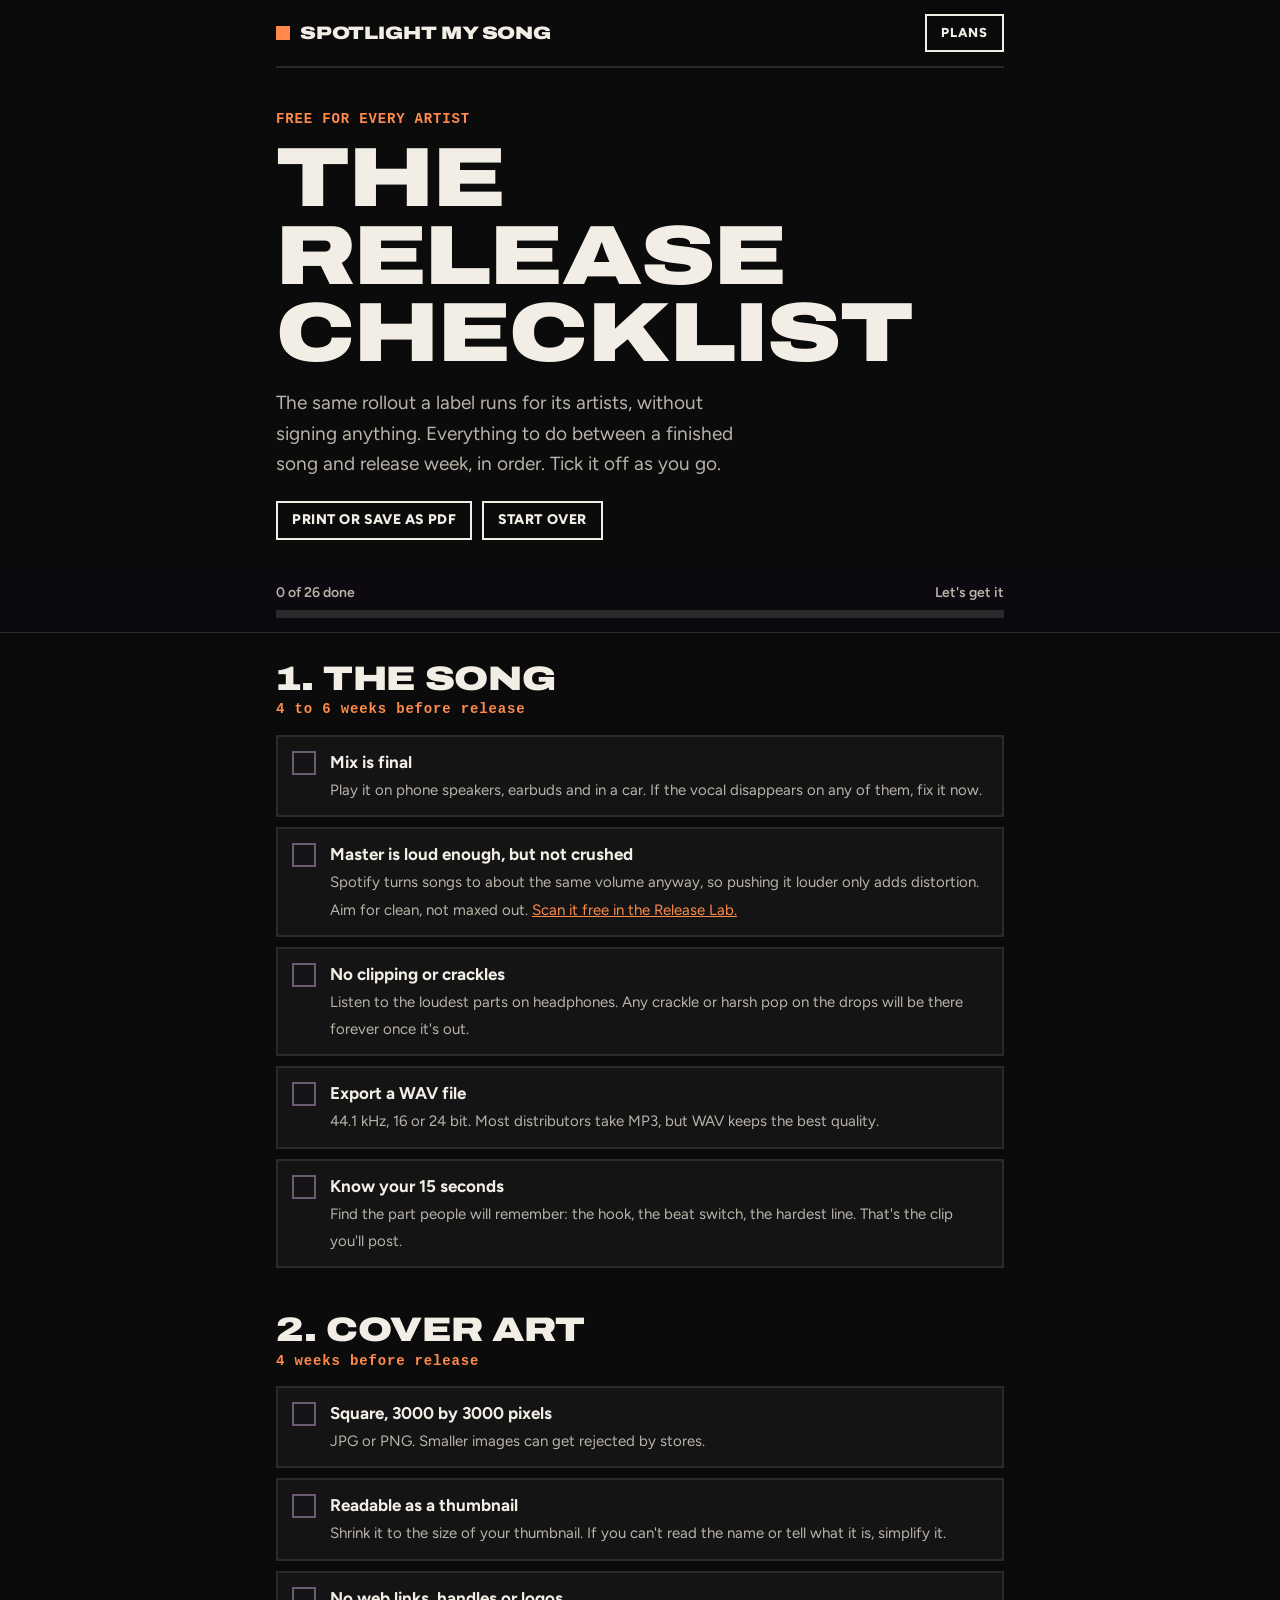
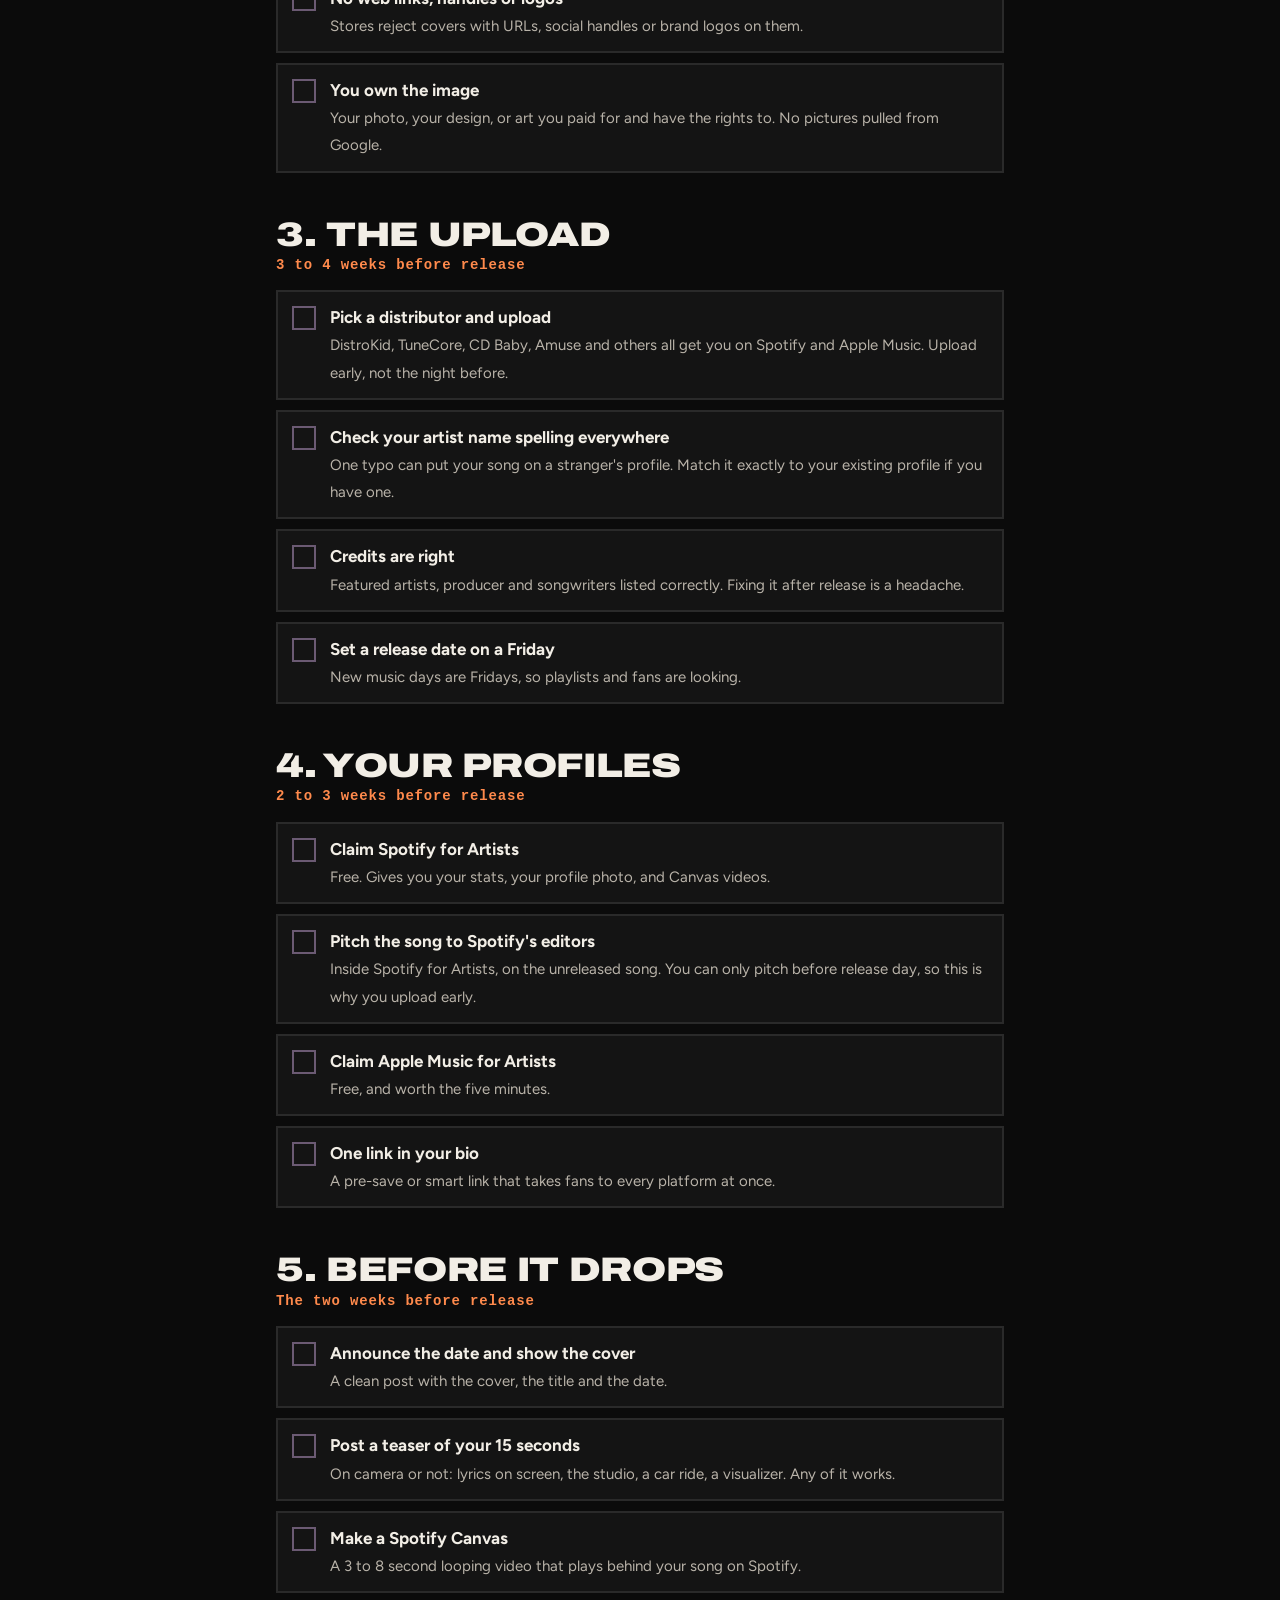
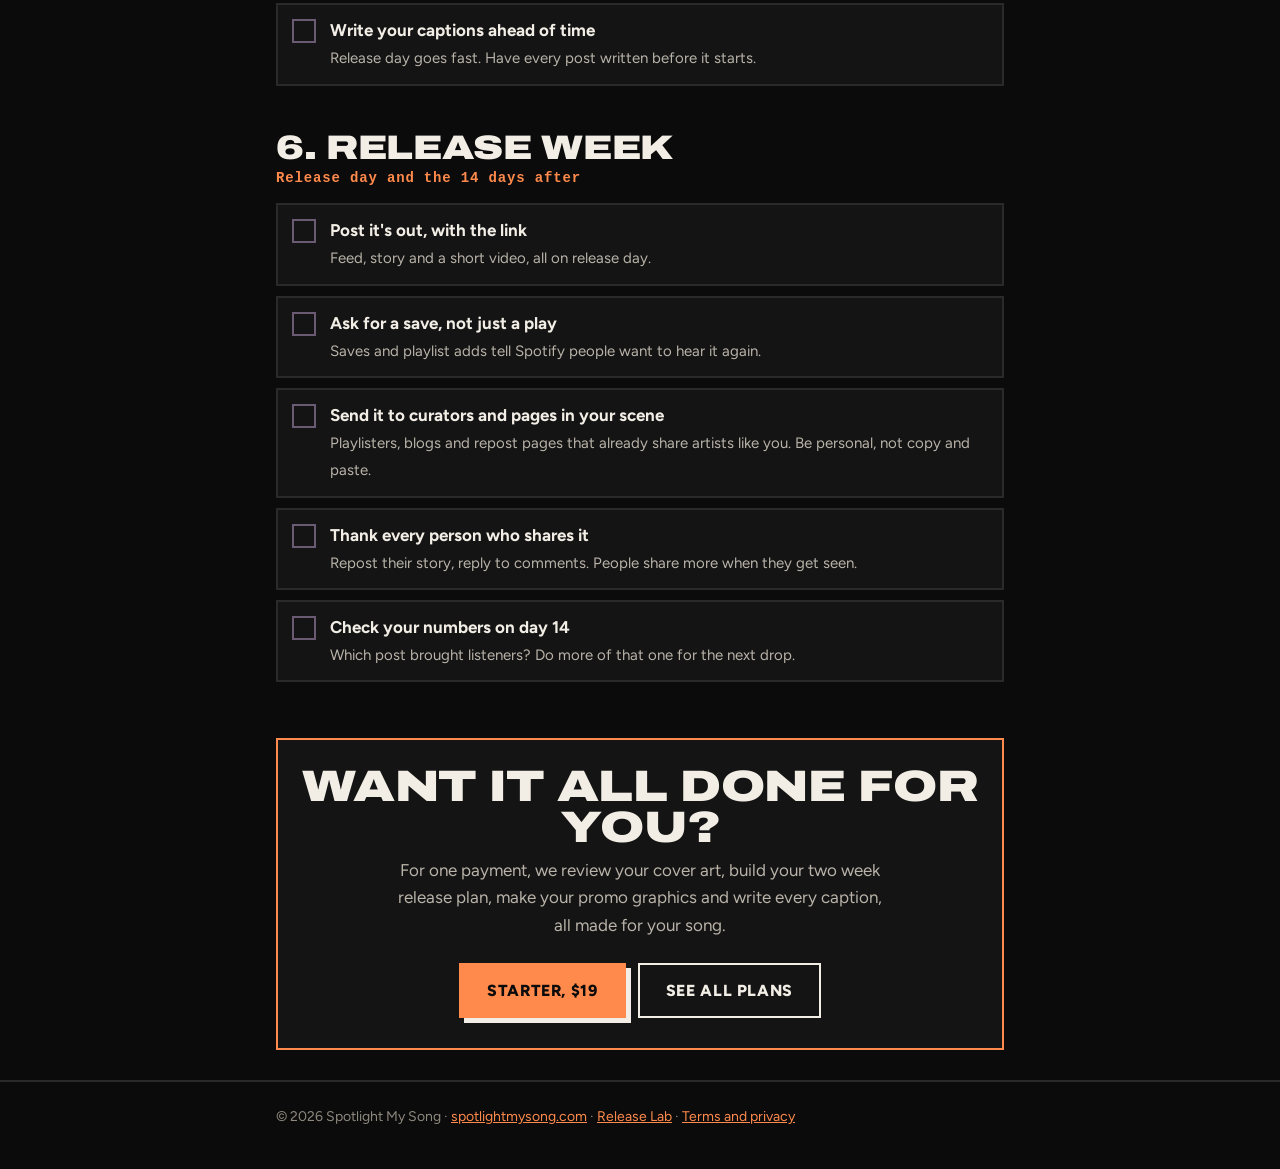
<file: checklist/index.html>
<!doctype html>
<html lang="en">
<head>
<meta charset="utf-8">
<meta name="color-scheme" content="dark">
<meta name="darkreader-lock">

<meta name="viewport" content="width=device-width, initial-scale=1">
<title>Free Release Checklist | Spotlight My Song</title>
<meta name="description" content="The free checklist for dropping your first song the right way. Song, cover art, upload, profiles, posts and release week, step by step.">
<meta name="theme-color" content="#0E0A12">
<link rel="icon" href="/favicon.png" type="image/png">
<meta property="og:type" content="website">
<meta property="og:url" content="https://spotlightmysong.com/checklist/">
<meta property="og:image" content="https://spotlightmysong.com/og.jpg">
<meta name="twitter:card" content="summary_large_image">
<meta property="og:title" content="Free Release Checklist for Independent Artists">
<meta property="og:description" content="Drop your next song the right way. 26 steps from finished mix to release week.">
<link rel="preconnect" href="https://fonts.googleapis.com">
<link rel="preconnect" href="https://fonts.gstatic.com" crossorigin>
<link href="https://fonts.googleapis.com/css2?family=Big+Shoulders+Display:wght@700;800;900&family=Figtree:wght@400;500;600;700&display=swap" rel="stylesheet">
<style>
:root{--night:#0E0A12;--night-2:#18111E;--night-3:#221828;--line:#33283B;--cream:#FFF3DF;--smoke:#D9CFDC;--tungsten:#FFC46B;--amber:#FF9A2E;--ember:#E2572F;--rose:#E8547F}
*{box-sizing:border-box;margin:0;padding:0}
body{background:var(--night);color:var(--cream);font-family:Figtree,system-ui,sans-serif;font-size:17px;line-height:1.6;-webkit-font-smoothing:antialiased}
a{color:inherit}
.wrap{max-width:760px;margin:0 auto;padding:0 16px}
.display{font-family:"Big Shoulders Display",Impact,sans-serif;font-weight:900;text-transform:uppercase;line-height:.92}
nav{display:flex;align-items:center;justify-content:space-between;height:68px}
.logo{font-family:"Big Shoulders Display",Impact,sans-serif;font-weight:800;font-size:21px;text-transform:uppercase;letter-spacing:.02em;text-decoration:none}
.nav-link{font-weight:600;font-size:15px;padding:9px 16px;border-radius:999px;box-shadow:0 0 0 1px rgba(255,243,223,.3) inset;text-decoration:none}
header{padding:40px 0 28px;background:radial-gradient(80% 70% at 50% 0%,rgba(255,154,46,.18),transparent 70%)}
.kicker{color:var(--tungsten);font-weight:700;font-size:14px;letter-spacing:.12em;text-transform:uppercase}
h1{font-size:clamp(46px,10vw,84px);margin:10px 0 16px}
.lede{color:var(--smoke);font-size:19px;max-width:40ch}
.progress{position:sticky;top:0;z-index:5;background:rgba(14,10,18,.94);backdrop-filter:blur(8px);padding:14px 0;border-bottom:1px solid var(--line)}
.bar{height:8px;border-radius:99px;background:var(--night-3);overflow:hidden;margin-top:6px}
.bar i{display:block;height:100%;width:0;background:linear-gradient(90deg,var(--tungsten),var(--amber));transition:width .25s}
.ptext{display:flex;justify-content:space-between;font-size:14px;font-weight:600;color:var(--smoke)}
section{padding:30px 0 6px}
h2{font-size:34px;margin-bottom:4px}
.when{color:var(--tungsten);font-size:14px;font-weight:600;margin-bottom:14px}
label.item{display:flex;gap:14px;align-items:flex-start;background:var(--night-2);border:1px solid var(--line);border-radius:14px;padding:14px 16px;margin-bottom:10px;cursor:pointer}
label.item input{appearance:none;flex:none;width:24px;height:24px;margin-top:2px;border-radius:7px;border:2px solid #6B5A73;display:grid;place-content:center;cursor:pointer}
label.item input:checked{background:var(--amber);border-color:var(--amber)}
label.item input:checked::after{content:"";width:6px;height:11px;border:solid #1B0F05;border-width:0 3px 3px 0;transform:rotate(45deg) translate(-1px,-1px)}
label.item input:focus-visible{outline:2px solid var(--tungsten);outline-offset:2px}
.item b{display:block;font-weight:700}
.item span{color:var(--smoke);font-size:15px}
label.item:has(input:checked) b{text-decoration:line-through;text-decoration-color:rgba(255,196,107,.7)}
.cta{margin:40px 0 30px;padding:28px 22px;border-radius:20px;background:linear-gradient(160deg,#2A1A22,#1A1120);border:1px solid #4A3340;text-align:center}
.cta h2{font-size:clamp(32px,7vw,44px);margin-bottom:10px}
.cta p{color:var(--smoke);max-width:44ch;margin:0 auto 20px}
.btn{display:inline-flex;align-items:center;justify-content:center;font-weight:700;font-size:16px;padding:15px 28px;border-radius:999px;text-decoration:none;
  background:linear-gradient(135deg,#FFE0A3,var(--tungsten) 35%,var(--amber));color:#1B0F05;margin:4px}
.btn.line{background:transparent;color:var(--cream);box-shadow:0 0 0 1px rgba(255,243,223,.3) inset}
.tools{display:flex;gap:10px;flex-wrap:wrap;margin-top:22px}
.tools button{font:inherit;font-size:14px;font-weight:600;color:var(--cream);background:transparent;border:1px solid var(--line);border-radius:999px;padding:8px 16px;cursor:pointer}
:root{color-scheme:dark}
.btn:not(.line){-webkit-text-fill-color:#1B0F05}
footer{border-top:1px solid var(--line);padding:24px 0 40px;color:#9C8FA3;font-size:14px}
@media print{
  body{background:#fff;color:#000}
  nav,.progress,.cta,.tools,footer{display:none}
  header{background:none;padding:0 0 10px}
  .lede,.item span{color:#333}
  .kicker,.when{color:#000}
  label.item{background:#fff;border:1px solid #bbb;break-inside:avoid;padding:8px 12px;margin-bottom:6px}
  label.item input{border-color:#000}
}
</style>
<link rel="stylesheet" href="/theme.css">
</head>
<body>
<div class="wrap">
<nav>
  <a href="/" class="logo">Spotlight My Song</a>
  <a href="/#plans" class="nav-link">Plans</a>
</nav>
</div>

<header>
  <div class="wrap">
    <div class="kicker">Free for every artist</div>
    <h1 class="display">The release checklist</h1>
    <p class="lede">The same rollout a label runs for its artists, without signing anything. Everything to do between a finished song and release week, in order. Tick it off as you go.</p>
    <div class="tools">
      <button type="button" onclick="window.print()">Print or save as PDF</button>
      <button type="button" id="reset">Start over</button>
    </div>
  </div>
</header>

<div class="progress">
  <div class="wrap">
    <div class="ptext"><span id="pcount">0 of 0 done</span><span id="pmsg">Let's get it</span></div>
    <div class="bar"><i id="pbar"></i></div>
  </div>
</div>

<main class="wrap" id="list">

<section>
  <h2 class="display">1. The song</h2>
  <div class="when">4 to 6 weeks before release</div>
  <label class="item"><input type="checkbox"><div><b>Mix is final</b><span>Play it on phone speakers, earbuds and in a car. If the vocal disappears on any of them, fix it now.</span></div></label>
  <label class="item"><input type="checkbox"><div><b>Master is loud enough, but not crushed</b><span>Spotify turns songs to about the same volume anyway, so pushing it louder only adds distortion. Aim for clean, not maxed out. <a href="/lab/" style="color:var(--tungsten)">Scan it free in the Release Lab.</a></span></div></label>
  <label class="item"><input type="checkbox"><div><b>No clipping or crackles</b><span>Listen to the loudest parts on headphones. Any crackle or harsh pop on the drops will be there forever once it's out.</span></div></label>
  <label class="item"><input type="checkbox"><div><b>Export a WAV file</b><span>44.1 kHz, 16 or 24 bit. Most distributors take MP3, but WAV keeps the best quality.</span></div></label>
  <label class="item"><input type="checkbox"><div><b>Know your 15 seconds</b><span>Find the part people will remember: the hook, the beat switch, the hardest line. That's the clip you'll post.</span></div></label>
</section>

<section>
  <h2 class="display">2. Cover art</h2>
  <div class="when">4 weeks before release</div>
  <label class="item"><input type="checkbox"><div><b>Square, 3000 by 3000 pixels</b><span>JPG or PNG. Smaller images can get rejected by stores.</span></div></label>
  <label class="item"><input type="checkbox"><div><b>Readable as a thumbnail</b><span>Shrink it to the size of your thumbnail. If you can't read the name or tell what it is, simplify it.</span></div></label>
  <label class="item"><input type="checkbox"><div><b>No web links, handles or logos</b><span>Stores reject covers with URLs, social handles or brand logos on them.</span></div></label>
  <label class="item"><input type="checkbox"><div><b>You own the image</b><span>Your photo, your design, or art you paid for and have the rights to. No pictures pulled from Google.</span></div></label>
</section>

<section>
  <h2 class="display">3. The upload</h2>
  <div class="when">3 to 4 weeks before release</div>
  <label class="item"><input type="checkbox"><div><b>Pick a distributor and upload</b><span>DistroKid, TuneCore, CD Baby, Amuse and others all get you on Spotify and Apple Music. Upload early, not the night before.</span></div></label>
  <label class="item"><input type="checkbox"><div><b>Check your artist name spelling everywhere</b><span>One typo can put your song on a stranger's profile. Match it exactly to your existing profile if you have one.</span></div></label>
  <label class="item"><input type="checkbox"><div><b>Credits are right</b><span>Featured artists, producer and songwriters listed correctly. Fixing it after release is a headache.</span></div></label>
  <label class="item"><input type="checkbox"><div><b>Set a release date on a Friday</b><span>New music days are Fridays, so playlists and fans are looking.</span></div></label>
</section>

<section>
  <h2 class="display">4. Your profiles</h2>
  <div class="when">2 to 3 weeks before release</div>
  <label class="item"><input type="checkbox"><div><b>Claim Spotify for Artists</b><span>Free. Gives you your stats, your profile photo, and Canvas videos.</span></div></label>
  <label class="item"><input type="checkbox"><div><b>Pitch the song to Spotify's editors</b><span>Inside Spotify for Artists, on the unreleased song. You can only pitch before release day, so this is why you upload early.</span></div></label>
  <label class="item"><input type="checkbox"><div><b>Claim Apple Music for Artists</b><span>Free, and worth the five minutes.</span></div></label>
  <label class="item"><input type="checkbox"><div><b>One link in your bio</b><span>A pre-save or smart link that takes fans to every platform at once.</span></div></label>
</section>

<section>
  <h2 class="display">5. Before it drops</h2>
  <div class="when">The two weeks before release</div>
  <label class="item"><input type="checkbox"><div><b>Announce the date and show the cover</b><span>A clean post with the cover, the title and the date.</span></div></label>
  <label class="item"><input type="checkbox"><div><b>Post a teaser of your 15 seconds</b><span>On camera or not: lyrics on screen, the studio, a car ride, a visualizer. Any of it works.</span></div></label>
  <label class="item"><input type="checkbox"><div><b>Make a Spotify Canvas</b><span>A 3 to 8 second looping video that plays behind your song on Spotify.</span></div></label>
  <label class="item"><input type="checkbox"><div><b>Write your captions ahead of time</b><span>Release day goes fast. Have every post written before it starts.</span></div></label>
</section>

<section>
  <h2 class="display">6. Release week</h2>
  <div class="when">Release day and the 14 days after</div>
  <label class="item"><input type="checkbox"><div><b>Post it's out, with the link</b><span>Feed, story and a short video, all on release day.</span></div></label>
  <label class="item"><input type="checkbox"><div><b>Ask for a save, not just a play</b><span>Saves and playlist adds tell Spotify people want to hear it again.</span></div></label>
  <label class="item"><input type="checkbox"><div><b>Send it to curators and pages in your scene</b><span>Playlisters, blogs and repost pages that already share artists like you. Be personal, not copy and paste.</span></div></label>
  <label class="item"><input type="checkbox"><div><b>Thank every person who shares it</b><span>Repost their story, reply to comments. People share more when they get seen.</span></div></label>
  <label class="item"><input type="checkbox"><div><b>Check your numbers on day 14</b><span>Which post brought listeners? Do more of that one for the next drop.</span></div></label>
</section>

<div class="cta">
  <h2 class="display">Want it all done for you?</h2>
  <p>For one payment, we review your cover art, build your two week release plan, make your promo graphics and write every caption, all made for your song.</p>
  <a class="btn" href="https://buy.stripe.com/28E28qdlX9ce2O96oC2ZO02">Starter, $19</a>
  <a class="btn line" href="/#plans">See all plans</a>
</div>

</main>

<footer>
  <div class="wrap">© 2026 Spotlight My Song · <a href="/">spotlightmysong.com</a> · <a href="/lab/">Release Lab</a> · <a href="/terms/">Terms and privacy</a></div>
</footer>

<script>
(function(){
  var KEY="sms-checklist-v1";
  var boxes=[].slice.call(document.querySelectorAll('#list input[type=checkbox]'));
  var saved=[];
  try{saved=JSON.parse(localStorage.getItem(KEY)||"[]")}catch(e){}
  boxes.forEach(function(b,i){ if(saved[i]) b.checked=true; b.addEventListener('change',update); });
  function update(){
    var done=boxes.filter(function(b){return b.checked}).length, n=boxes.length;
    document.getElementById('pcount').textContent=done+" of "+n+" done";
    document.getElementById('pbar').style.width=(done/n*100)+"%";
    var m = done===0?"Let's get it":done===n?"Ready to drop":done>n/2?"Almost there":"Keep going";
    document.getElementById('pmsg').textContent=m;
    try{localStorage.setItem(KEY,JSON.stringify(boxes.map(function(b){return b.checked})))}catch(e){}
  }
  document.getElementById('reset').addEventListener('click',function(){boxes.forEach(function(b){b.checked=false});update();});
  update();
})();
</script>
</body>
</html>
</file>
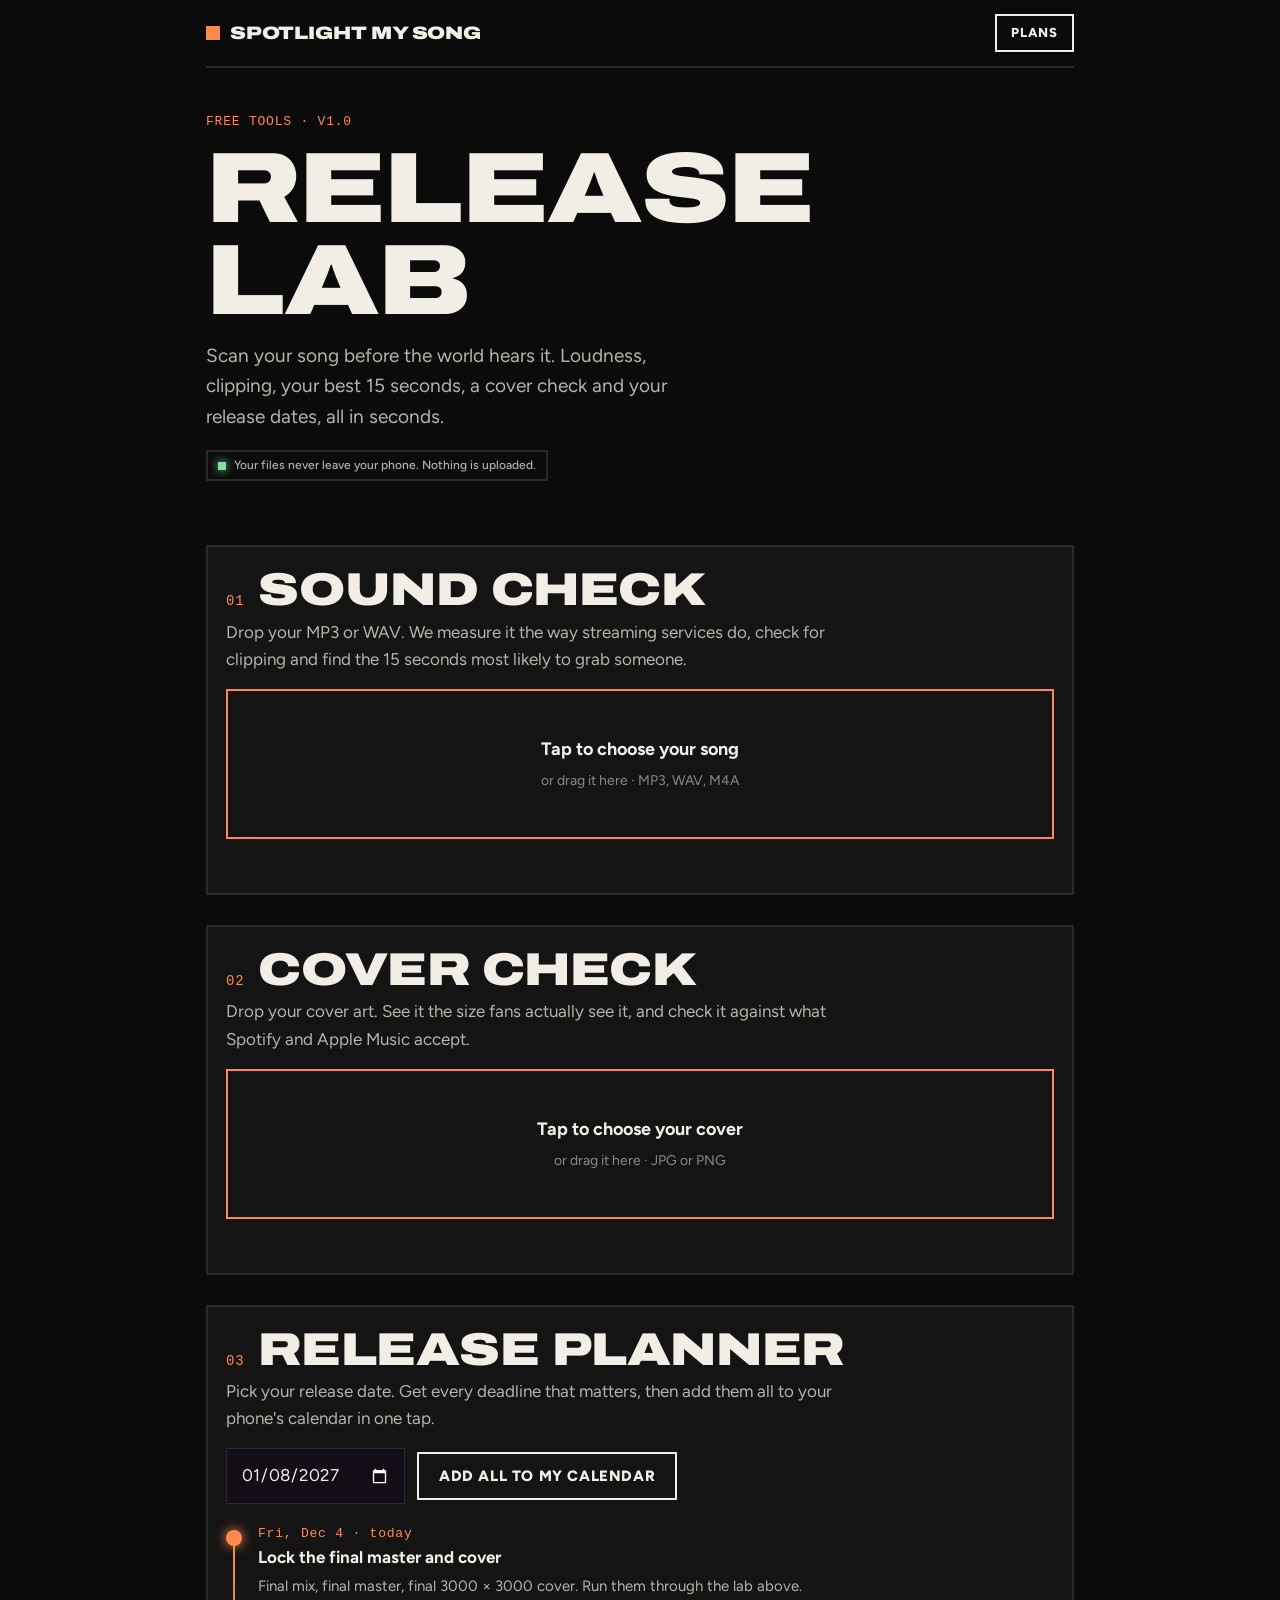
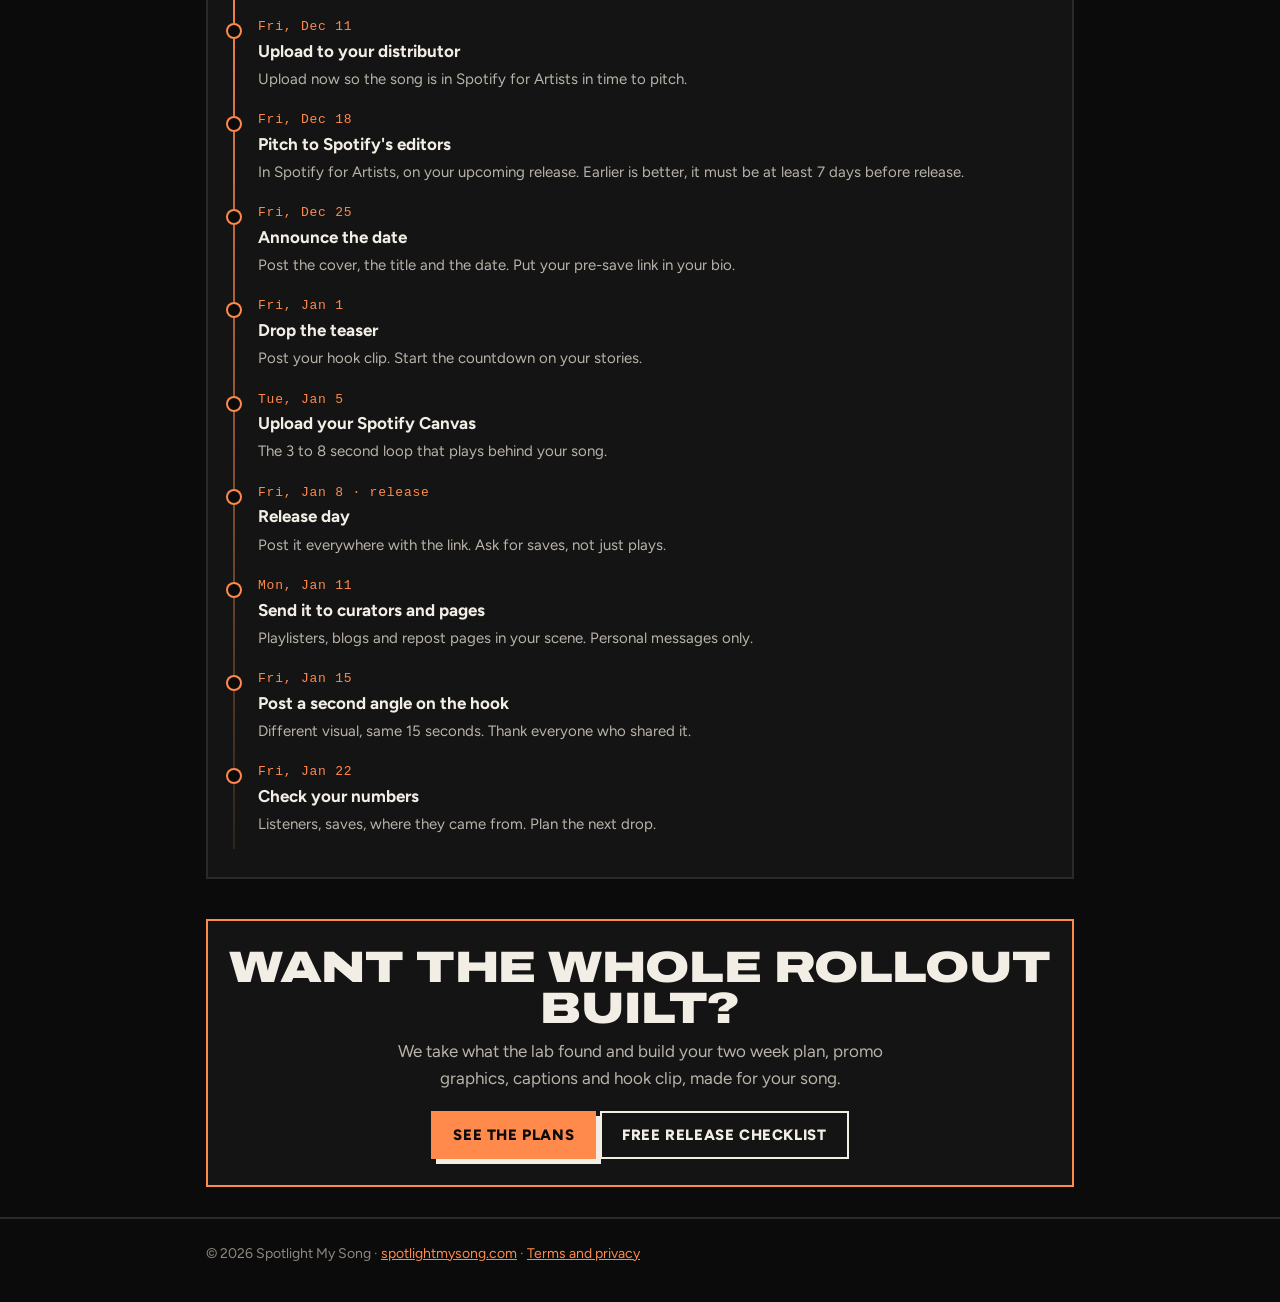
<file: lab/index.html>
<!doctype html>
<html lang="en">
<head>
<meta charset="utf-8">
<meta name="color-scheme" content="dark">
<meta name="darkreader-lock">
<meta name="viewport" content="width=device-width, initial-scale=1">
<title>Release Lab | Spotlight My Song</title>
<meta name="description" content="Free tools for independent artists. Scan your song's loudness and clipping, find your best 15 seconds, check your cover art and plan your release dates.">
<meta name="theme-color" content="#0E0A12">
<link rel="icon" href="/favicon.png" type="image/png">
<meta property="og:type" content="website">
<meta property="og:url" content="https://spotlightmysong.com/lab/">
<meta property="og:title" content="Release Lab: free song and cover scanner">
<meta property="og:description" content="Drop your song and cover. Get your loudness, clipping, best 15 seconds and release dates in seconds. Free.">
<meta property="og:image" content="https://spotlightmysong.com/og.jpg">
<meta name="twitter:card" content="summary_large_image">
<link rel="preconnect" href="https://fonts.googleapis.com">
<link rel="preconnect" href="https://fonts.gstatic.com" crossorigin>
<link href="https://fonts.googleapis.com/css2?family=Big+Shoulders+Display:wght@800;900&family=Figtree:wght@400;500;600;700&family=JetBrains+Mono:wght@500;700&display=swap" rel="stylesheet">
<style>
:root{color-scheme:dark;--night:#0E0A12;--night-2:#18111E;--card:#1B1420;--line:#33283B;--cream:#FFF3DF;--smoke:#D9CFDC;--dim:#9C8FA3;--gold:#FFC46B;--amber:#FF9A2E;--good:#7EE0A1;--warn:#FFC46B;--bad:#FF7A6B}
*{box-sizing:border-box;margin:0;padding:0}
body{background:var(--night);color:var(--cream);font-family:Figtree,system-ui,sans-serif;font-size:17px;line-height:1.6;-webkit-font-smoothing:antialiased;overflow-x:hidden}
a{color:inherit}
.wrap{max-width:900px;margin:0 auto;padding:0 16px}
.mono{font-family:"JetBrains Mono",ui-monospace,Menlo,monospace}
.display{font-family:"Big Shoulders Display",Impact,sans-serif;font-weight:900;text-transform:uppercase;line-height:.92}
nav{display:flex;align-items:center;justify-content:space-between;height:68px}
.logo{font-family:"Big Shoulders Display",Impact,sans-serif;font-weight:800;font-size:21px;text-transform:uppercase;letter-spacing:.02em;text-decoration:none}
.nav-link{font-weight:600;font-size:15px;padding:9px 16px;border-radius:999px;box-shadow:0 0 0 1px rgba(255,243,223,.3) inset;text-decoration:none}

/* hero with a scanning grid */
header{position:relative;padding:44px 0 34px;overflow:hidden}
header::before{content:"";position:absolute;inset:0;z-index:-1;
  background:linear-gradient(rgba(255,196,107,.07) 1px,transparent 1px) 0 0/100% 32px,linear-gradient(90deg,rgba(255,196,107,.07) 1px,transparent 1px) 0 0/32px 100%;
  -webkit-mask-image:radial-gradient(70% 90% at 50% 0%,#000,transparent 75%);mask-image:radial-gradient(70% 90% at 50% 0%,#000,transparent 75%)}
header::after{content:"";position:absolute;left:0;right:0;height:2px;top:0;z-index:-1;background:linear-gradient(90deg,transparent,var(--gold),transparent);opacity:.6;animation:sweep 5s linear infinite}
@keyframes sweep{from{top:0}to{top:100%}}
@media (prefers-reduced-motion:reduce){header::after{animation:none;display:none}}
.kicker{color:var(--gold);font-size:13px;letter-spacing:.18em;text-transform:uppercase}
h1{font-size:clamp(54px,12vw,100px);margin:10px 0 14px}
.lede{color:var(--smoke);font-size:19px;max-width:42ch}
.private{display:inline-flex;gap:8px;align-items:center;margin-top:18px;font-size:14px;color:var(--good);padding:6px 12px;border-radius:99px;box-shadow:0 0 0 1px rgba(126,224,161,.35) inset}
.private i{width:8px;height:8px;border-radius:50%;background:var(--good);box-shadow:0 0 10px var(--good)}

.mod{margin:30px 0;border-radius:22px;background:linear-gradient(180deg,#1C1422,#140E19);box-shadow:0 0 0 1px var(--line) inset;padding:24px 20px}
.mod-head{display:flex;align-items:baseline;gap:14px;margin-bottom:6px}
.mod-head .n{color:var(--gold);font-size:14px}
.mod h2{font-size:clamp(34px,7vw,46px)}
.mod .sub{color:var(--smoke);margin-bottom:16px;max-width:58ch}

.drop{position:relative;display:flex;flex-direction:column;align-items:center;justify-content:center;gap:6px;text-align:center;min-height:150px;border-radius:16px;cursor:pointer;
  border:2px dashed rgba(255,196,107,.4);background:rgba(255,196,107,.04);padding:20px;transition:background .2s,border-color .2s}
.drop:hover,.drop.over{background:rgba(255,196,107,.09);border-color:var(--gold)}
.drop b{font-size:18px}
.drop span{color:var(--dim);font-size:14px}
.drop input{position:absolute;inset:0;opacity:0;cursor:pointer;width:100%}
.status{margin-top:12px;color:var(--gold);font-size:14px;min-height:20px}

.wave{position:relative;margin-top:18px;border-radius:14px;overflow:hidden;background:#0B080E;box-shadow:0 0 0 1px var(--line) inset}
.wave canvas{display:block;width:100%;height:120px}
.wave .lbl{position:absolute;left:10px;top:8px;font-size:12px;color:var(--dim)}
.grid{display:grid;grid-template-columns:repeat(2,1fr);gap:12px;margin-top:16px}
.stat{background:#120D16;border-radius:14px;padding:14px 16px;box-shadow:0 0 0 1px var(--line) inset}
.stat .k{font-size:12px;letter-spacing:.12em;text-transform:uppercase;color:var(--dim)}
.stat .v{font-size:28px;font-weight:700;margin:2px 0}
.stat .note{font-size:14px;color:var(--smoke);line-height:1.45}
.dot{display:inline-block;width:9px;height:9px;border-radius:50%;margin-right:7px;vertical-align:2px}
.good{background:var(--good);box-shadow:0 0 8px var(--good)}.warn{background:var(--warn);box-shadow:0 0 8px var(--warn)}.bad{background:var(--bad);box-shadow:0 0 8px var(--bad)}

.hook{margin-top:14px;display:flex;flex-wrap:wrap;gap:12px;align-items:center;background:linear-gradient(135deg,rgba(255,196,107,.14),rgba(255,154,46,.06));border-radius:14px;padding:14px 16px;box-shadow:0 0 0 1px rgba(255,196,107,.4) inset}
.hook p{flex:1;min-width:220px;color:var(--cream);font-size:15px}
.btn{display:inline-flex;align-items:center;justify-content:center;gap:8px;font:inherit;font-weight:700;font-size:15px;padding:12px 22px;border-radius:999px;border:0;cursor:pointer;text-decoration:none;
  background:linear-gradient(135deg,#FFE0A3,var(--gold) 35%,var(--amber));color:#1B0F05;-webkit-text-fill-color:#1B0F05}
.btn.line{background:transparent;color:var(--cream);-webkit-text-fill-color:var(--cream);box-shadow:0 0 0 1px rgba(255,243,223,.3) inset}

.cov{display:grid;grid-template-columns:200px 1fr;gap:18px;margin-top:18px;align-items:start}
.cov .big{width:100%;border-radius:10px;display:block}
.thumbs{display:flex;gap:16px;align-items:flex-end;margin:14px 0 4px;flex-wrap:wrap}
.thumbs figure{text-align:center}
.thumbs img{display:block;border-radius:4px;margin:0 auto;object-fit:cover}
.thumbs figcaption{font-size:12px;color:var(--dim);margin-top:6px}
.checks{list-style:none}
.checks li{padding:8px 0;border-bottom:1px solid var(--line);font-size:15px;color:var(--smoke)}
.checks li b{color:var(--cream)}

.plan-in{display:flex;gap:12px;flex-wrap:wrap;align-items:center}
.plan-in input{font:inherit;color:var(--cream);background:#120D16;border:1px solid var(--line);border-radius:12px;padding:12px 14px;color-scheme:dark}
.tl{list-style:none;margin-top:20px;position:relative}
.tl::before{content:"";position:absolute;left:7px;top:6px;bottom:6px;width:2px;background:linear-gradient(var(--gold),rgba(255,196,107,.1))}
.tl li{position:relative;padding:0 0 18px 32px}
.tl li::before{content:"";position:absolute;left:0;top:6px;width:16px;height:16px;border-radius:50%;background:var(--night);box-shadow:0 0 0 2px var(--gold) inset}
.tl li.past::before{background:#3A2E40;box-shadow:0 0 0 2px #5A4A62 inset}
.tl li.today::before{background:var(--gold);box-shadow:0 0 12px var(--gold)}
.tl .d{font-size:13px;color:var(--gold)}
.tl li.past .d{color:var(--dim)}
.tl b{display:block}
.tl span{color:var(--smoke);font-size:15px}
.alert{margin-top:14px;padding:12px 14px;border-radius:12px;background:rgba(255,122,107,.1);box-shadow:0 0 0 1px rgba(255,122,107,.4) inset;font-size:15px}

.cta{margin:40px 0 30px;padding:28px 22px;border-radius:20px;background:linear-gradient(160deg,#2A1A22,#1A1120);border:1px solid #4A3340;text-align:center}
.cta h2{font-size:clamp(32px,7vw,44px);margin-bottom:10px}
.cta p{color:var(--smoke);max-width:46ch;margin:0 auto 18px}
footer{border-top:1px solid var(--line);padding:24px 0 40px;color:var(--dim);font-size:14px}
[hidden]{display:none!important}
@media(max-width:620px){.grid{grid-template-columns:1fr}.cov{grid-template-columns:1fr}.cov .big{max-width:220px}}
</style>
<link rel="stylesheet" href="/theme.css">
</head>
<body>
<div class="wrap">
<nav>
  <a href="/" class="logo">Spotlight My Song</a>
  <a href="/#plans" class="nav-link">Plans</a>
</nav>
</div>

<header>
  <div class="wrap">
    <div class="kicker mono">Free tools · v1.0</div>
    <h1 class="display">Release Lab</h1>
    <p class="lede">Scan your song before the world hears it. Loudness, clipping, your best 15 seconds, a cover check and your release dates, all in seconds.</p>
    <div class="private"><i></i>Your files never leave your phone. Nothing is uploaded.</div>
  </div>
</header>

<main class="wrap">

<!-- 01 SOUND CHECK -->
<section class="mod" id="sound">
  <div class="mod-head"><span class="n mono">01</span><h2 class="display">Sound check</h2></div>
  <p class="sub">Drop your MP3 or WAV. We measure it the way streaming services do, check for clipping and find the 15 seconds most likely to grab someone.</p>
  <label class="drop" id="aDrop">
    <input type="file" id="aFile" accept="audio/*,.mp3,.wav,.m4a,.aac,.flac">
    <b>Tap to choose your song</b><span>or drag it here · MP3, WAV, M4A</span>
  </label>
  <div class="status mono" id="aStatus" role="status"></div>
  <div id="aOut" hidden>
    <div class="wave"><canvas id="wave"></canvas><span class="lbl mono" id="waveLbl"></span></div>
    <div class="hook">
      <p><b>Your hook clip:</b> <span id="hookTxt"></span></p>
      <button class="btn" type="button" id="hookPlay">▶ Play the 15 seconds</button>
    </div>
    <div class="grid" id="aStats"></div>
  </div>
</section>

<!-- 02 COVER CHECK -->
<section class="mod" id="cover">
  <div class="mod-head"><span class="n mono">02</span><h2 class="display">Cover check</h2></div>
  <p class="sub">Drop your cover art. See it the size fans actually see it, and check it against what Spotify and Apple Music accept.</p>
  <label class="drop" id="cDrop">
    <input type="file" id="cFile" accept="image/*">
    <b>Tap to choose your cover</b><span>or drag it here · JPG or PNG</span>
  </label>
  <div class="status mono" id="cStatus" role="status"></div>
  <div id="cOut" hidden>
    <div class="cov">
      <img class="big" id="cBig" alt="Your cover">
      <div>
        <div class="thumbs">
          <figure><img id="t1" width="160" height="160" alt=""><figcaption>Playlist view</figcaption></figure>
          <figure><img id="t2" width="64" height="64" alt=""><figcaption>Search results</figcaption></figure>
          <figure><img id="t3" width="40" height="40" alt=""><figcaption>Now playing bar</figcaption></figure>
        </div>
        <ul class="checks" id="cChecks"></ul>
      </div>
    </div>
  </div>
</section>

<!-- 03 RELEASE PLANNER -->
<section class="mod" id="planner">
  <div class="mod-head"><span class="n mono">03</span><h2 class="display">Release planner</h2></div>
  <p class="sub">Pick your release date. Get every deadline that matters, then add them all to your phone's calendar in one tap.</p>
  <div class="plan-in">
    <input type="date" id="rDate" aria-label="Release date">
    <button class="btn line" type="button" id="icsBtn">Add all to my calendar</button>
  </div>
  <div id="rAlert"></div>
  <ol class="tl" id="tl"></ol>
</section>

<div class="cta">
  <h2 class="display">Want the whole rollout built?</h2>
  <p>We take what the lab found and build your two week plan, promo graphics, captions and hook clip, made for your song.</p>
  <a class="btn" href="/#plans">See the plans</a>
  <a class="btn line" href="/checklist/">Free release checklist</a>
</div>
</main>

<footer><div class="wrap">© 2026 Spotlight My Song · <a href="/">spotlightmysong.com</a> · <a href="/terms/">Terms and privacy</a></div></footer>

<script>
(function(){
/* ---------- helpers ---------- */
function $(id){return document.getElementById(id)}
function fmtT(s){s=Math.max(0,s);var m=Math.floor(s/60),x=Math.floor(s%60);return m+":"+(x<10?"0":"")+x}
function db(x){return 20*Math.log10(Math.max(x,1e-9))}
function stat(k,v,cls,note){return '<div class="stat"><div class="k mono">'+k+'</div><div class="v"><span class="dot '+cls+'"></span>'+v+'</div><div class="note">'+note+'</div></div>'}
function dropify(label,input){
  ["dragenter","dragover"].forEach(function(e){label.addEventListener(e,function(ev){ev.preventDefault();label.classList.add("over")})});
  ["dragleave","drop"].forEach(function(e){label.addEventListener(e,function(ev){ev.preventDefault();label.classList.remove("over")})});
  label.addEventListener("drop",function(ev){var f=ev.dataTransfer&&ev.dataTransfer.files[0];if(f){input._file=f;input.dispatchEvent(new Event("change"))}});
}

/* ---------- 01 SOUND CHECK ---------- */
var buf=null, hookStart=0, player=null, playing=null;
dropify($("aDrop"),$("aFile"));
$("aFile").addEventListener("change",function(){
  var f=this._file||this.files[0]; this._file=null; if(!f)return;
  $("aOut").hidden=true; $("aStatus").textContent="Reading "+f.name+" ...";
  var rd=new FileReader();
  rd.onload=function(){
    var bytes=rd.result, info=wavInfo(bytes);
    $("aStatus").textContent="Decoding audio ...";
    var OAC=window.OfflineAudioContext||window.webkitOfflineAudioContext;
    var ctx=new OAC(2,48000,48000);
    var done=function(b){ $("aStatus").textContent="Scanning ..."; setTimeout(function(){ try{analyze(b,f,info,bytes)}catch(e){fail()} },30) };
    var fail=function(){ $("aStatus").textContent="Couldn't read that file. Try an MP3 or WAV." };
    try{ var p=ctx.decodeAudioData(bytes.slice(0),done,fail); if(p&&p.catch)p.catch(fail) }catch(e){fail()}
  };
  rd.readAsArrayBuffer(f);
});

function wavInfo(ab){
  try{
    var v=new DataView(ab); if(v.getUint32(0,false)!==0x52494646||v.getUint32(8,false)!==0x57415645)return null;
    var info=null, o=12; while(o<v.byteLength-8){var id=v.getUint32(o,false),sz=v.getUint32(o+4,true);
      if(id===0x666d7420){info={fmt:v.getUint16(o+8,true),rate:v.getUint32(o+12,true),bits:v.getUint16(o+22,true),ch:v.getUint16(o+10,true)}}
      if(id===0x64617461&&info){info.off=o+8;info.size=Math.min(sz,v.byteLength-o-8);return info}
      o+=8+sz+(sz%2);}
    return info||null;
  }catch(e){} return null;
}

function analyze(b,f,info,bytes){
  buf=b; var sr=b.sampleRate, n=b.length, chs=[];
  for(var c=0;c<Math.min(2,b.numberOfChannels);c++)chs.push(b.getChannelData(c));
  /* peak, clipping, leading silence */
  var peak=0, clips=[], run=0, lastClip=-1e9, lead=-1, thr=Math.pow(10,-60/20);
  for(var i=0;i<n;i++){
    var m=0; for(var c2=0;c2<chs.length;c2++){var a=Math.abs(chs[c2][i]); if(a>m)m=a}
    if(m>peak)peak=m;
    if(lead<0&&m>thr)lead=i;
    if(m>=0.985){run++; if(run===8&&i-lastClip>sr*0.05){clips.push(i/sr)} if(run>=8)lastClip=i}else if(m<0.95)run=0;
  }
  if(lead<0)lead=0;
  /* WAV: check the original samples, exact */
  if(info&&info.fmt===1&&(info.bits===16||info.bits===24)&&info.off){
    var v=new DataView(bytes), bps=info.bits/8, fr=bps*info.ch, nf=Math.floor(info.size/fr), full=info.bits===16?32767:8388607;
    clips=[]; peak=0; var runs=new Array(info.ch).fill(0), last=-1e9;
    for(var q=0;q<nf;q++){ for(var ch=0;ch<info.ch;ch++){ var off=info.off+q*fr+ch*bps, sv;
        if(bps===2)sv=v.getInt16(off,true); else {sv=v.getUint8(off)|(v.getUint8(off+1)<<8)|(v.getInt8(off+2)<<16)}
        var av=Math.abs(sv); if(av>peak)peak=av;
        if(av>=full){runs[ch]++; if(runs[ch]===3&&q-last>info.rate*0.05){clips.push(q/info.rate)} if(runs[ch]>=3)last=q}else runs[ch]=0; } }
    peak=peak/full;
  }
  /* K-weighting (ITU BS.1770, 48 kHz) + 400 ms blocks every 100 ms */
  var step=sr/10|0, nb=Math.floor(n/step), blockE=new Float64Array(nb);
  for(var c3=0;c3<chs.length;c3++){
    var x=chs[c3], x1=0,x2=0,y1=0,y2=0, z1=0,z2=0,w1=0,w2=0, acc=0, k=0, cnt=0;
    for(var j=0;j<n;j++){
      var xi=x[j];
      var y=1.53512485958697*xi-2.69169618940638*x1+1.19839281085285*x2+1.69065929318241*y1-0.73248077421585*y2;
      x2=x1;x1=xi;y2=y1;y1=y;
      var w=y-2*z1+z2+1.99004745483398*w1-0.99007225036621*w2;
      z2=z1;z1=y;w2=w1;w1=w;
      acc+=w*w; cnt++;
      if(cnt===step){ if(k<nb)blockE[k]+=acc/step; k++; acc=0; cnt=0 }
    }
  }
  /* 400 ms gating blocks = 4 sub blocks */
  var gb=[]; for(var q=0;q+3<nb;q++){gb.push((blockE[q]+blockE[q+1]+blockE[q+2]+blockE[q+3])/4)}
  function L(e){return -0.691+10*Math.log10(Math.max(e,1e-12))}
  var abs=gb.filter(function(e){return L(e)>-70}), mean=abs.reduce(function(s,e){return s+e},0)/Math.max(1,abs.length);
  var rel=L(mean)-10, gated=abs.filter(function(e){return L(e)>rel});
  var lufs=L(gated.reduce(function(s,e){return s+e},0)/Math.max(1,gated.length));
  /* hook: 15 s window with the most energy, skipping the first 5 s */
  var W=150, best=-1, bi=0, sum=0, startMin=Math.min(50,Math.max(0,nb-W));
  if(nb<=W){bi=0}else{
    for(var r=0;r<nb;r++){ sum+=blockE[r]; if(r>=W)sum-=blockE[r-W];
      if(r>=W-1){var s0=r-W+1; if(s0>=startMin&&sum>best){best=sum;bi=s0}} }
  }
  hookStart=bi/10;
  draw(chs,n,sr,hookStart,Math.min(15,n/sr));
  /* report */
  var dur=n/sr, pk=db(peak), sh=-14-lufs, out="";
  var lc, ln;
  if(lufs>-7){lc="bad";ln="Very loud. It is likely squashed. Spotify will turn it down about "+Math.abs(sh).toFixed(1)+" dB, so mastering this hot only costs you punch."}
  else if(lufs>-16){lc="good";ln="In a healthy range for streaming. Spotify plays songs at about -14, so this will be turned "+(sh<0?"down "+Math.abs(sh).toFixed(1):"up about "+sh.toFixed(1))+" dB."}
  else if(lufs>-20){lc="warn";ln="On the quiet side. It may sound weaker than the songs around it on a playlist."}
  else {lc="bad";ln="Quiet. Next to other songs it will feel low energy. Worth a louder master."}
  out+=stat("Loudness",lufs.toFixed(1)+" LUFS",lc,ln);
  out+=stat("Peak",(pk>0?"+":"")+pk.toFixed(1)+" dBFS",pk>-0.3?"warn":"good",pk>0.1?"Goes over the ceiling. Bring the master down so it peaks about 1 dB under, or it will crackle after streaming services convert it.":pk>-0.3?"Touching the ceiling. Leave about 1 dB of room so it doesn't crackle after streaming services convert it.":"Has room under the ceiling. Good.");
  if(!clips.length&&!info&&pk>0.1){out+=stat("Clipping","Likely","warn","This file goes over the ceiling at its loudest, which usually means clipping. Scan the WAV to pinpoint it.")}else
  out+=stat("Clipping",clips.length?clips.length+" spot"+(clips.length>1?"s":""):"None found",clips.length?(clips.length>5?"bad":"warn"):"good",
    clips.length?"Listen closely at "+clips.slice(0,4).map(fmtT).join(", ")+(clips.length>4?" and more":"")+". Clipping sounds like a crackle on loud hits.":"No flat-topped peaks. Clean.");
  var st=lead/sr;
  out+=stat("Starts at",st<0.05?"Right away":st.toFixed(1)+" s",st>1.5?"warn":"good",st>1.5?"There's "+st.toFixed(1)+" seconds of silence before the song. Trim it so listeners hear sound instantly.":"No dead air at the start. Good.");
  var fmtNote, fmtCls="good", fmtV;
  if(info){fmtV=(info.rate/1000)+" kHz · "+info.bits+" bit";
    if(info.rate<44100||info.bits<16){fmtCls="bad";fmtNote="Below what distributors accept. Export at 44.1 kHz, 16 or 24 bit."}
    else fmtNote="WAV at distributor quality. This is the file to upload.";}
  else {var kb=Math.round(f.size*8/dur/1000); fmtV=(f.name.split(".").pop()||"").toUpperCase()+" · ~"+kb+" kbps";
    if(kb<256){fmtCls="warn";fmtNote="Compressed file. Upload a WAV to your distributor if you have one."}
    else fmtNote="High quality compressed file. A WAV is still best for distributors.";}
  out+=stat("File",fmtV,fmtCls,fmtNote);
  out+=stat("Length",fmtT(dur),"good",dur<90?"Short songs do well on replays. Make every second count.":dur>300?"Long for a single. Consider a radio edit under 4 minutes.":"Solid single length.");
  $("aStats").innerHTML=out;
  $("hookTxt").textContent=fmtT(hookStart)+" to "+fmtT(hookStart+15)+". This is the most energetic stretch of the song, a strong starting point for your Reels, TikToks and Spotify Canvas.";
  $("waveLbl").textContent=f.name+" · "+fmtT(dur);
  $("aStatus").textContent="Scan complete."; $("aOut").hidden=false;
}

function draw(chs,n,sr,hs,hl){
  var cv=$("wave"), dpr=window.devicePixelRatio||1, W=cv.clientWidth||800, H=120;
  cv.width=W*dpr; cv.height=H*dpr; var g=cv.getContext("2d"); g.scale(dpr,dpr); g.clearRect(0,0,W,H);
  var x0=hs/(n/sr)*W, x1=(hs+hl)/(n/sr)*W;
  g.fillStyle="rgba(255,196,107,.12)"; g.fillRect(x0,0,x1-x0,H);
  g.fillStyle="rgba(255,196,107,.9)"; g.fillRect(x0,0,2,H); g.fillRect(x1-2,0,2,H);
  var per=Math.max(1,Math.floor(n/W)), mid=H/2;
  for(var px=0;px<W;px++){
    var m=0, s=px*per, e=Math.min(n,s+per);
    for(var i=s;i<e;i+=4){var a=Math.abs(chs[0][i]); if(a>m)m=a}
    var h=Math.max(1,m*(H/2-10));
    g.fillStyle=(px>=x0&&px<=x1)?"#FFC46B":"rgba(217,207,220,.45)";
    g.fillRect(px,mid-h,1,h*2);
  }
}

$("hookPlay").addEventListener("click",function(){
  if(!buf)return;
  if(playing){try{playing.stop()}catch(e){} playing=null; this.textContent="▶ Play the 15 seconds"; return}
  var AC=window.AudioContext||window.webkitAudioContext; player=player||new AC();
  var src=player.createBufferSource(); src.buffer=buf; src.connect(player.destination);
  src.start(0,hookStart,15); playing=src; var btn=this; btn.textContent="■ Stop";
  src.onended=function(){ if(playing===src){playing=null; btn.textContent="▶ Play the 15 seconds"} };
});

/* ---------- 02 COVER CHECK ---------- */
dropify($("cDrop"),$("cFile"));
$("cFile").addEventListener("change",function(){
  var f=this._file||this.files[0]; this._file=null; if(!f)return;
  $("cStatus").textContent="Checking "+f.name+" ...";
  var url=URL.createObjectURL(f), im=new Image();
  im.onload=function(){
    var w=im.naturalWidth,h=im.naturalHeight;
    ["cBig","t1","t2","t3"].forEach(function(id){$(id).src=url});
    /* contrast at thumbnail size */
    var c=document.createElement("canvas"); c.width=c.height=64; var g=c.getContext("2d");
    var s=Math.min(w,h); g.drawImage(im,(w-s)/2,(h-s)/2,s,s,0,0,64,64);
    var d=g.getImageData(0,0,64,64).data, sum=0, sq=0, N=64*64;
    for(var i=0;i<d.length;i+=4){var l=(0.2126*d[i]+0.7152*d[i+1]+0.0722*d[i+2])/255; sum+=l; sq+=l*l}
    var mean=sum/N, sd=Math.sqrt(Math.max(0,sq/N-mean*mean));
    var li=[];
    function row(cls,t,b){li.push('<li><span class="dot '+cls+'"></span><b>'+t+'</b> '+b+'</li>')}
    row(w===h?"good":"bad", w===h?"Square.":"Not square ("+w+" × "+h+").", w===h?"Exactly what stores need.":"Stores need a perfect square or they reject it. Crop it to 1:1.");
    if(Math.min(w,h)>=3000) row("good","Full size.", w+" × "+h+" pixels. Meets the 3000 × 3000 standard.");
    else if(Math.min(w,h)>=1600) row("warn","A bit small.", w+" × "+h+". Some stores accept it, but 3000 × 3000 is the safe standard.");
    else row("bad","Too small.", w+" × "+h+". Most distributors need at least 1600, and 3000 × 3000 is the standard. Re-export it bigger from the original.");
    var type=(f.type||"").replace("image/","").toUpperCase();
    row(/JPE?G|PNG/.test(type)?"good":"warn", (type||"Unknown")+" file.", /JPE?G|PNG/.test(type)?"Accepted everywhere.":"Save it as a JPG or PNG before uploading.");
    row(sd>0.16?"good":sd>0.1?"warn":"bad", sd>0.16?"Strong contrast.":"Low contrast at small size.", sd>0.16?"It still pops as a tiny thumbnail.":"Look at the 40 pixel version. If it turns into a blur, add contrast between your subject and the background.");
    row("warn","Final eye check.","No website links, social handles or brand logos on the cover. Stores reject those.");
    $("cChecks").innerHTML=li.join("");
    $("cStatus").textContent="Check complete."; $("cOut").hidden=false;
  };
  im.onerror=function(){$("cStatus").textContent="Couldn't open that image. Try a JPG or PNG."};
  im.src=url;
});

/* ---------- 03 RELEASE PLANNER ---------- */
var STEPS=[
  [-35,"Lock the final master and cover","Final mix, final master, final 3000 × 3000 cover. Run them through the lab above."],
  [-28,"Upload to your distributor","Upload now so the song is in Spotify for Artists in time to pitch."],
  [-21,"Pitch to Spotify's editors","In Spotify for Artists, on your upcoming release. Earlier is better, it must be at least 7 days before release."],
  [-14,"Announce the date","Post the cover, the title and the date. Put your pre-save link in your bio."],
  [-7,"Drop the teaser","Post your hook clip. Start the countdown on your stories."],
  [-3,"Upload your Spotify Canvas","The 3 to 8 second loop that plays behind your song."],
  [0,"Release day","Post it everywhere with the link. Ask for saves, not just plays."],
  [3,"Send it to curators and pages","Playlisters, blogs and repost pages in your scene. Personal messages only."],
  [7,"Post a second angle on the hook","Different visual, same 15 seconds. Thank everyone who shared it."],
  [14,"Check your numbers","Listeners, saves, where they came from. Plan the next drop."]
];
function nextFriday(minDays){var d=new Date();d.setHours(12,0,0,0);d.setDate(d.getDate()+minDays);while(d.getDay()!==5)d.setDate(d.getDate()+1);return d}
function iso(d){return d.getFullYear()+"-"+String(d.getMonth()+1).padStart(2,"0")+"-"+String(d.getDate()).padStart(2,"0")}
function pretty(d){return d.toLocaleDateString("en-US",{weekday:"short",month:"short",day:"numeric"})}
$("rDate").value=iso(nextFriday(35));
function plan(){
  var v=$("rDate").value; if(!v)return; var p=v.split("-"), rel=new Date(+p[0],+p[1]-1,+p[2],12);
  var today=new Date(); today.setHours(12,0,0,0);
  var days=Math.round((rel-today)/864e5), html="", alert="";
  if(rel.getDay()!==5) alert+="New music drops on Fridays. That's when playlists update and fans are looking. Consider moving it to "+pretty(nextFridayFrom(rel))+". ";
  if(days<7&&days>=0) alert+="Under 7 days out, it's too late to pitch Spotify's editors for this one. Everything else still counts. ";
  else if(days<28&&days>=7) alert+="Upload to your distributor today. It can take days to reach Spotify for Artists, and you need it there to pitch. ";
  $("rAlert").innerHTML=alert?'<div class="alert">'+alert+'</div>':"";
  STEPS.forEach(function(s){
    var d=new Date(rel); d.setDate(d.getDate()+s[0]); var diff=Math.round((d-today)/864e5);
    var cls=diff<0?"past":diff===0?"today":"";
    html+='<li class="'+cls+'"><div class="d mono">'+pretty(d)+(diff===0?" · today":s[0]===0?" · release":"")+'</div><b>'+s[1]+'</b><span>'+s[2]+'</span></li>';
  });
  $("tl").innerHTML=html;
}
function nextFridayFrom(d){var x=new Date(d);while(x.getDay()!==5)x.setDate(x.getDate()+1);return x}
$("rDate").addEventListener("change",plan); plan();
$("icsBtn").addEventListener("click",function(){
  var v=$("rDate").value; if(!v)return; var p=v.split("-"), rel=new Date(+p[0],+p[1]-1,+p[2],12);
  function ymd(d){return iso(d).replace(/-/g,"")}
  var L=["BEGIN:VCALENDAR","VERSION:2.0","PRODID:-//Spotlight My Song//Release Lab//EN","CALSCALE:GREGORIAN"];
  var stamp=new Date().toISOString().replace(/[-:]/g,"").split(".")[0]+"Z";
  STEPS.forEach(function(s,i){
    var d=new Date(rel); d.setDate(d.getDate()+s[0]); var e=new Date(d); e.setDate(e.getDate()+1);
    L.push("BEGIN:VEVENT","UID:sms-"+ymd(rel)+"-"+i+"@spotlightmysong.com","DTSTAMP:"+stamp,"DTSTART;VALUE=DATE:"+ymd(d),"DTEND;VALUE=DATE:"+ymd(e),
      "SUMMARY:"+s[1].replace(/[,;]/g,"\\$&"),"DESCRIPTION:"+(s[2]+" spotlightmysong.com/lab").replace(/[,;]/g,"\\$&"),"END:VEVENT");
  });
  L.push("END:VCALENDAR");
  var blob=new Blob([L.join("\r\n")],{type:"text/calendar"}), a=document.createElement("a");
  a.href=URL.createObjectURL(blob); a.download="release-plan.ics"; document.body.appendChild(a); a.click(); a.remove();
});
})();
</script>
</body>
</html>
</file>
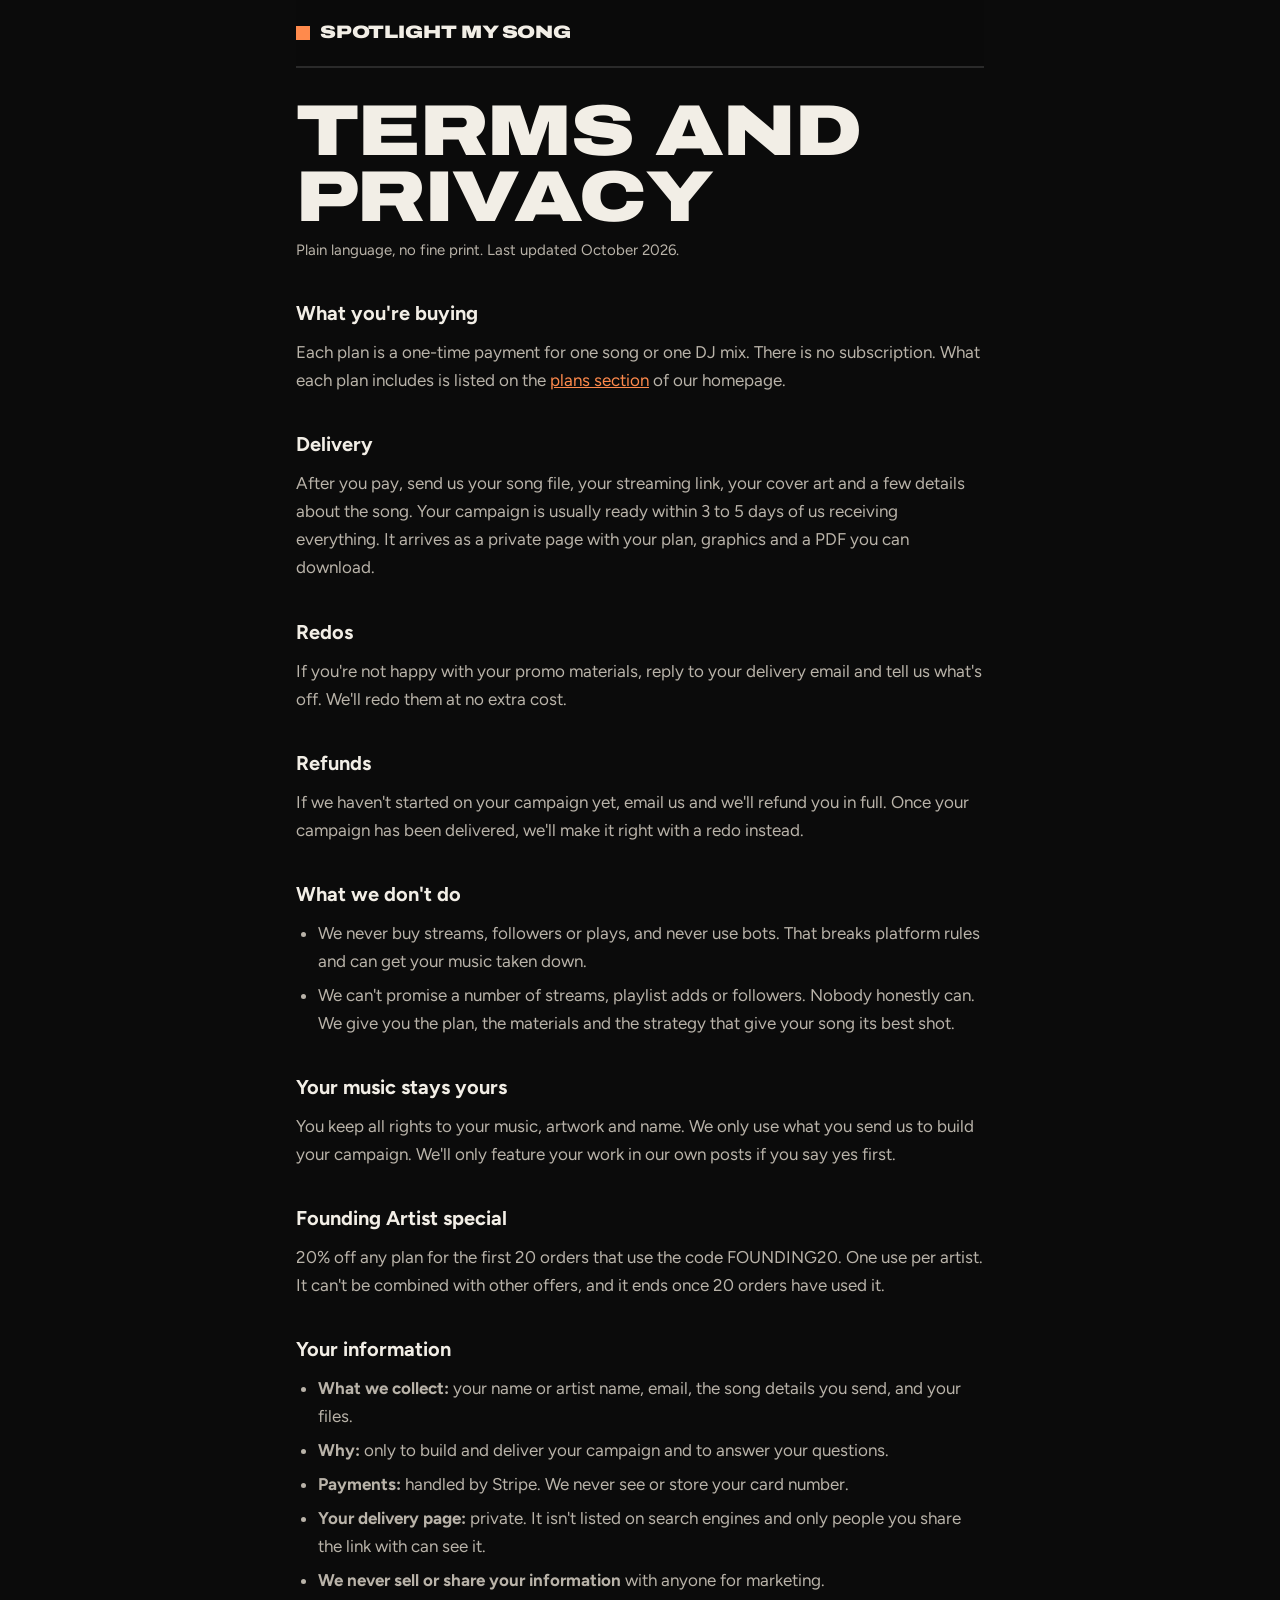
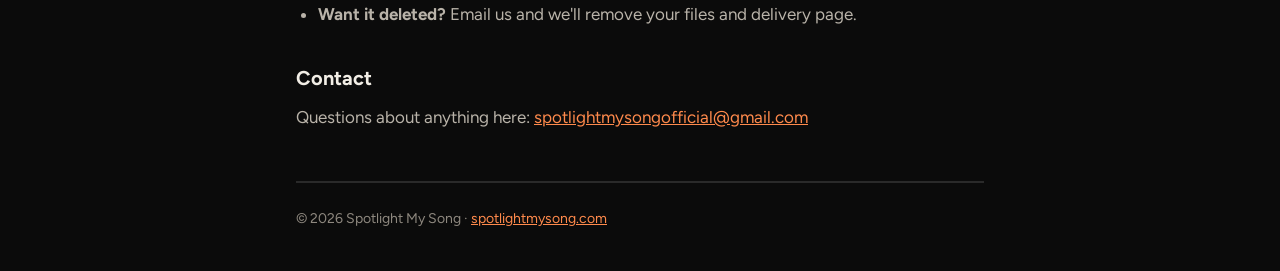
<file: terms/index.html>
<!doctype html>
<html lang="en">
<head>
<meta charset="utf-8">
<meta name="color-scheme" content="dark">
<meta name="darkreader-lock">

<meta name="viewport" content="width=device-width, initial-scale=1">
<title>Terms and Privacy | Spotlight My Song</title>
<meta name="description" content="How Spotlight My Song orders, delivery, redos, refunds and your information work.">
<meta name="theme-color" content="#0E0A12">
<link rel="icon" href="/favicon.png" type="image/png">
<link rel="preconnect" href="https://fonts.googleapis.com">
<link rel="preconnect" href="https://fonts.gstatic.com" crossorigin>
<link href="https://fonts.googleapis.com/css2?family=Big+Shoulders+Display:wght@800;900&family=Figtree:wght@400;600;700&display=swap" rel="stylesheet">
<style>
:root{--night:#0E0A12;--line:#33283B;--cream:#FFF3DF;--smoke:#D9CFDC;--gold:#FFC46B}
*{box-sizing:border-box;margin:0;padding:0}
body{background:var(--night);color:var(--cream);font-family:Figtree,system-ui,sans-serif;font-size:17px;line-height:1.65}
.wrap{max-width:720px;margin:0 auto;padding:0 16px}
nav{display:flex;align-items:center;justify-content:space-between;height:68px}
.logo{font-family:"Big Shoulders Display",Impact,sans-serif;font-weight:800;font-size:21px;text-transform:uppercase;letter-spacing:.02em;text-decoration:none;color:inherit}
h1{font-family:"Big Shoulders Display",Impact,sans-serif;font-weight:900;text-transform:uppercase;font-size:clamp(44px,10vw,72px);line-height:.95;margin:30px 0 8px}
.upd{color:var(--smoke);font-size:15px;margin-bottom:10px}
h2{font-size:20px;color:var(--gold);margin:34px 0 8px}
p,li{color:var(--smoke)} p+p{margin-top:10px}
ul{padding-left:22px} li{margin:6px 0}
a{color:var(--gold)}
:root{color-scheme:dark}
footer{border-top:1px solid var(--line);margin-top:50px;padding:24px 0 40px;color:#9C8FA3;font-size:14px}
</style>
<link rel="stylesheet" href="/theme.css">
</head>
<body>
<div class="wrap">
<nav><a href="/" class="logo">Spotlight My Song</a></nav>

<h1>Terms and privacy</h1>
<p class="upd">Plain language, no fine print. Last updated October 2026.</p>

<h2>What you're buying</h2>
<p>Each plan is a one-time payment for one song or one DJ mix. There is no subscription. What each plan includes is listed on the <a href="/#plans">plans section</a> of our homepage.</p>

<h2>Delivery</h2>
<p>After you pay, send us your song file, your streaming link, your cover art and a few details about the song. Your campaign is usually ready within 3 to 5 days of us receiving everything. It arrives as a private page with your plan, graphics and a PDF you can download.</p>

<h2>Redos</h2>
<p>If you're not happy with your promo materials, reply to your delivery email and tell us what's off. We'll redo them at no extra cost.</p>

<h2>Refunds</h2>
<p>If we haven't started on your campaign yet, email us and we'll refund you in full. Once your campaign has been delivered, we'll make it right with a redo instead.</p>

<h2>What we don't do</h2>
<ul>
<li>We never buy streams, followers or plays, and never use bots. That breaks platform rules and can get your music taken down.</li>
<li>We can't promise a number of streams, playlist adds or followers. Nobody honestly can. We give you the plan, the materials and the strategy that give your song its best shot.</li>
</ul>

<h2>Your music stays yours</h2>
<p>You keep all rights to your music, artwork and name. We only use what you send us to build your campaign. We'll only feature your work in our own posts if you say yes first.</p>

<h2>Founding Artist special</h2>
<p>20% off any plan for the first 20 orders that use the code FOUNDING20. One use per artist. It can't be combined with other offers, and it ends once 20 orders have used it.</p>

<h2>Your information</h2>
<ul>
<li><b>What we collect:</b> your name or artist name, email, the song details you send, and your files.</li>
<li><b>Why:</b> only to build and deliver your campaign and to answer your questions.</li>
<li><b>Payments:</b> handled by Stripe. We never see or store your card number.</li>
<li><b>Your delivery page:</b> private. It isn't listed on search engines and only people you share the link with can see it.</li>
<li><b>We never sell or share your information</b> with anyone for marketing.</li>
<li><b>Want it deleted?</b> Email us and we'll remove your files and delivery page.</li>
</ul>

<h2>Contact</h2>
<p>Questions about anything here: <a href="mailto:spotlightmysongofficial@gmail.com">spotlightmysongofficial@gmail.com</a></p>

<footer>© 2026 Spotlight My Song · <a href="/">spotlightmysong.com</a></footer>
</div>
</body>
</html>
</file>
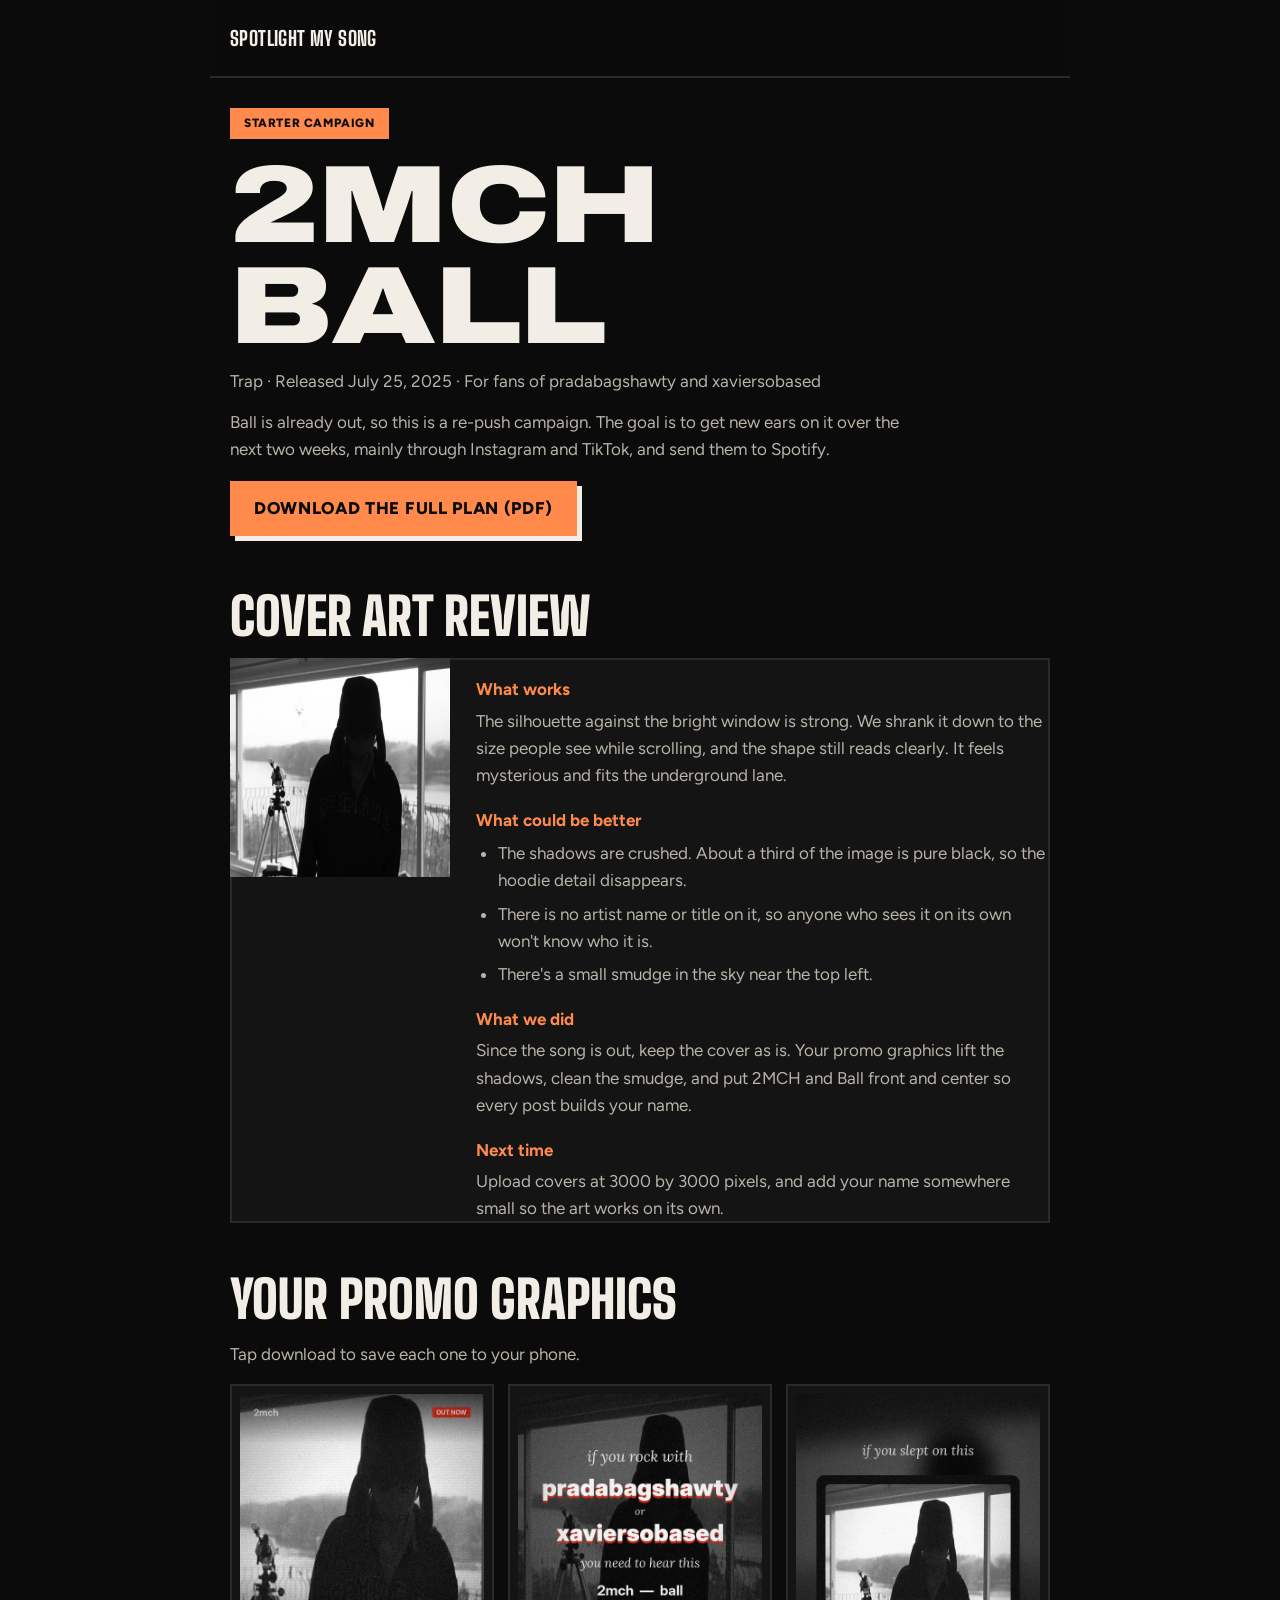
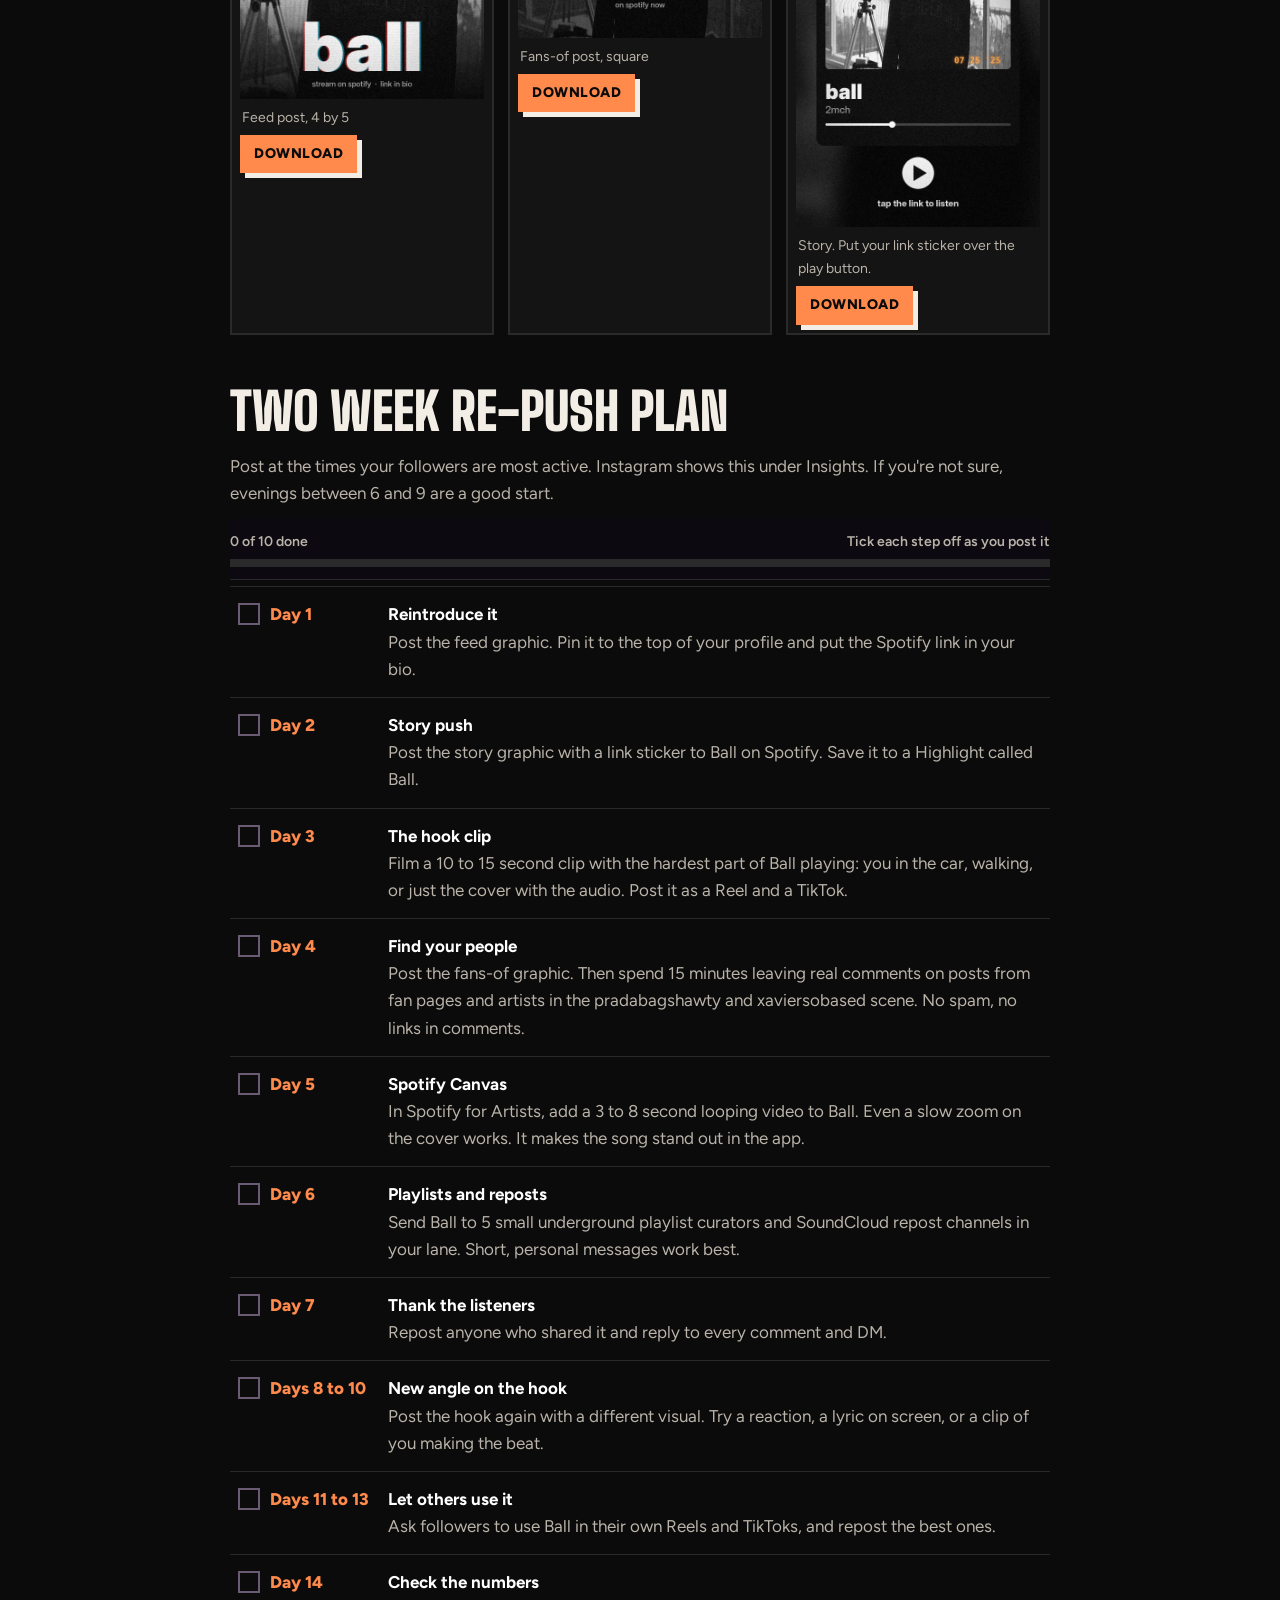
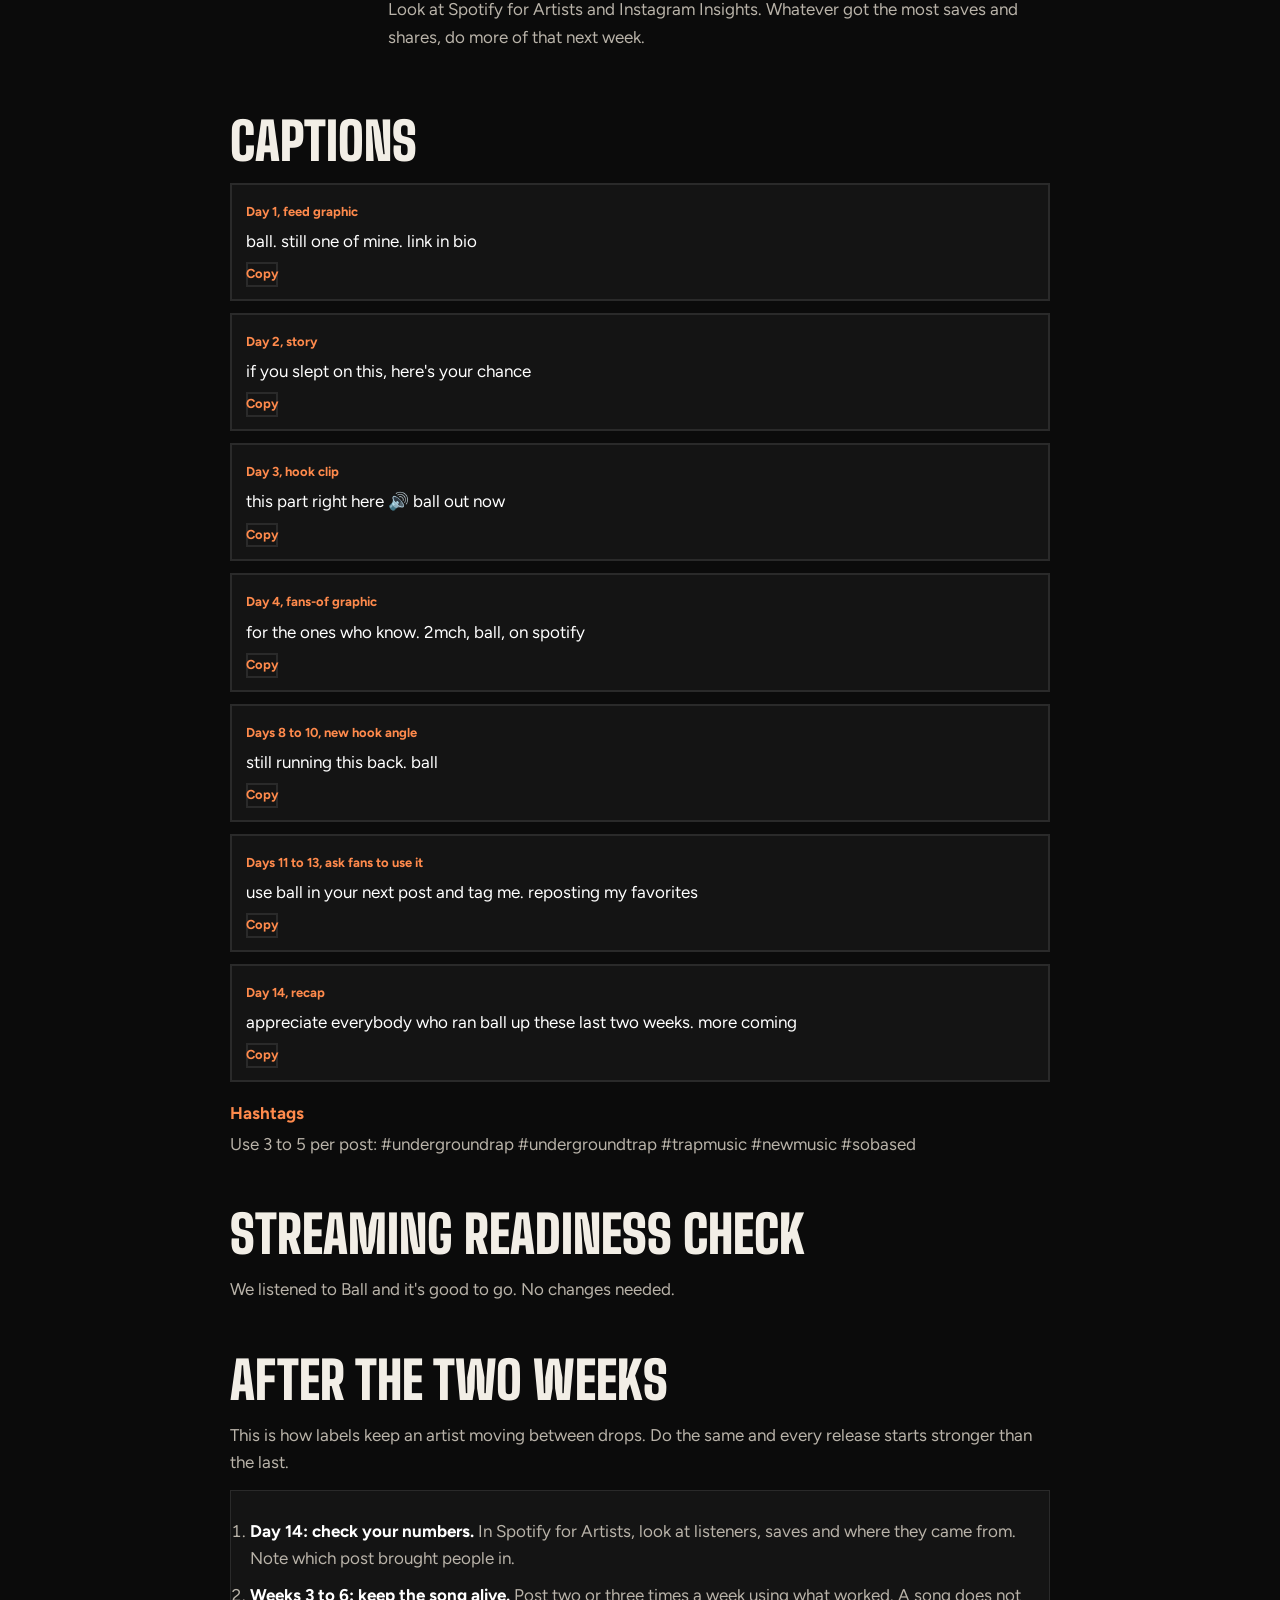
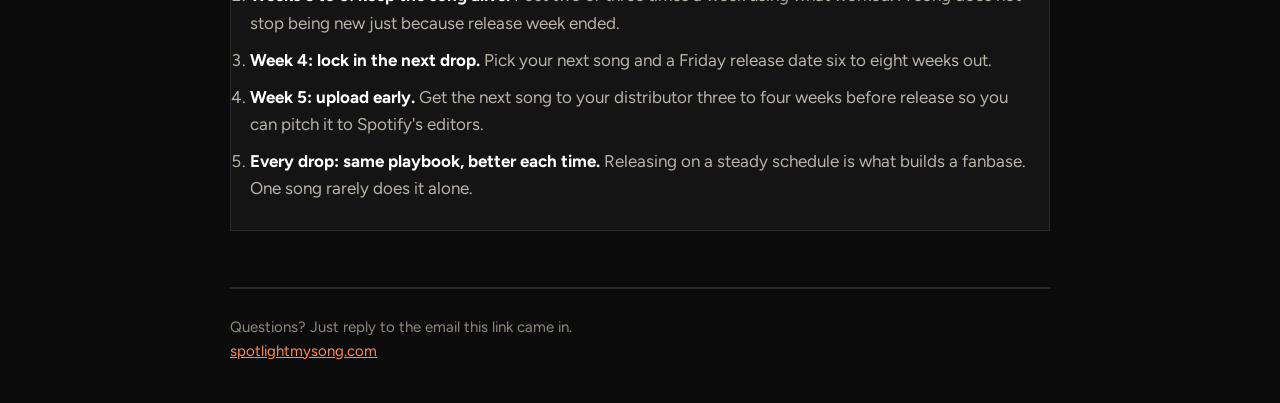
<file: d/2mch-ball-8773865a/index.html>
<!doctype html><html lang="en"><head><meta charset="utf-8"><meta name="color-scheme" content="dark"><meta name="darkreader-lock">
<meta name="viewport" content="width=device-width, initial-scale=1"><meta name="robots" content="noindex, nofollow">
<title>2MCH – Ball | Spotlight My Song</title>
<link rel="preconnect" href="https://fonts.googleapis.com"><link rel="preconnect" href="https://fonts.gstatic.com" crossorigin>
<link href="https://fonts.googleapis.com/css2?family=Big+Shoulders+Display:wght@800;900&family=Figtree:wght@400;500;600;700&display=swap" rel="stylesheet">
<style>
:root{--night:#0E0A12;--card:#1B1420;--line:#33283B;--cream:#FFF3DF;--smoke:#D9CFDC;--gold:#FFC46B;--amber:#FF9A2E}
*{box-sizing:border-box;margin:0;padding:0}
body{background:var(--night);color:var(--cream);font-family:Figtree,system-ui,sans-serif;font-size:17px;line-height:1.6}
.wrap{max-width:860px;margin:0 auto;padding:0 20px}
.top{padding:22px 20px;font-family:"Big Shoulders Display",Impact,sans-serif;font-weight:800;font-size:20px;text-transform:uppercase;letter-spacing:.02em}
.top a{color:inherit;text-decoration:none}
header{padding:30px 0 10px;background:radial-gradient(70% 90% at 50% 0%,rgba(255,196,107,.22),transparent 70%)}
.pill{display:inline-block;font-weight:700;font-size:14px;padding:6px 14px;border-radius:99px;background:var(--gold);color:#1B0F05}
h1{font-family:"Big Shoulders Display",Impact,sans-serif;font-weight:900;text-transform:uppercase;font-size:clamp(56px,13vw,110px);line-height:.9;margin:16px 0 10px;color:#fff}
.meta{color:var(--smoke)}
.summary{margin-top:14px;max-width:62ch}
section{padding:44px 0 6px}
h2{font-family:"Big Shoulders Display",Impact,sans-serif;font-weight:900;text-transform:uppercase;font-size:clamp(34px,7vw,52px);line-height:1;color:#fff;margin-bottom:16px}
h3{font-size:17px;color:var(--gold);margin:18px 0 4px}
p,li{color:var(--smoke)} p+p{margin-top:10px}
ul,ol{padding-left:22px} li{margin:6px 0}
.rev{display:grid;grid-template-columns:220px 1fr;gap:26px;align-items:start}
.covimg{width:100%;border-radius:12px}
.gfx{display:grid;grid-template-columns:repeat(3,1fr);gap:14px}
.gfx figure{background:var(--card);border-radius:14px;padding:10px;box-shadow:0 0 0 1px var(--line) inset}
.gfx img{width:100%;border-radius:8px;display:block}
.gfx figcaption{font-size:14px;color:var(--smoke);margin:8px 2px 6px}
.dl{display:inline-block;font-weight:700;font-size:14px;color:#1B0F05;background:var(--gold);padding:8px 14px;border-radius:99px;text-decoration:none}
.big{display:inline-block;margin-top:18px;font-weight:700;color:#1B0F05;background:linear-gradient(135deg,#FFE0A3,var(--gold) 40%,var(--amber));padding:14px 24px;border-radius:99px;text-decoration:none}
table{width:100%;border-collapse:collapse}
td{vertical-align:top;padding:14px 8px;border-top:1px solid var(--line);color:var(--smoke)}
td b{display:block;color:#fff}
td.d{width:150px;font-weight:800;color:var(--gold);white-space:nowrap}
.cap{background:var(--card);border-radius:12px;padding:14px 16px;margin-bottom:12px;box-shadow:0 0 0 1px var(--line) inset}
.cap span{font-size:13px;font-weight:700;color:var(--gold)}
.cap p{color:#fff;margin:4px 0}
.copy{font:inherit;font-size:13px;font-weight:700;color:var(--gold);background:none;border:0;cursor:pointer;padding:2px 0}
footer{margin-top:50px;border-top:1px solid var(--line);padding:26px 0 40px;color:var(--smoke);font-size:15px}
footer a{color:var(--gold)}

:root{color-scheme:dark}
.pill,.dl,.big{-webkit-text-fill-color:#1B0F05}
.prog{position:sticky;top:0;z-index:5;background:rgba(14,10,18,.95);backdrop-filter:blur(8px);padding:12px 0;margin-bottom:6px;border-bottom:1px solid var(--line)}
.ptext{display:flex;justify-content:space-between;gap:12px;font-size:14px;font-weight:600;color:var(--smoke)}
.bar{height:8px;border-radius:99px;background:#2A2030;overflow:hidden;margin-top:6px}
.bar i{display:block;height:100%;width:0;background:linear-gradient(90deg,var(--gold),var(--amber));transition:width .25s}
.tick{display:flex;gap:10px;align-items:flex-start;cursor:pointer}
.tick input{appearance:none;flex:none;width:22px;height:22px;margin-top:2px;border-radius:6px;border:2px solid #6B5A73;display:grid;place-content:center;cursor:pointer}
.tick input:checked{background:var(--amber);border-color:var(--amber)}
.tick input:checked::after{content:"";width:5px;height:10px;border:solid #1B0F05;border-width:0 3px 3px 0;transform:rotate(45deg) translate(-1px,-1px)}
.tick input:focus-visible{outline:2px solid var(--gold);outline-offset:2px}
tr:has(.tick input:checked) td b{text-decoration:line-through;text-decoration-color:rgba(255,196,107,.7)}
tr:has(.tick input:checked) td{opacity:.75}
.cycle{background:var(--card);border-radius:14px;padding:18px 20px;box-shadow:0 0 0 1px var(--line) inset}
.cycle li{margin:10px 0}.cycle li b{color:#fff}

@media(max-width:640px){.rev{grid-template-columns:1fr}.rev .covimg{max-width:240px}.gfx{grid-template-columns:1fr}td.d{width:112px;white-space:normal}}
</style><link rel="stylesheet" href="/theme.css">
</head><body>
<div class="wrap top"><a href="/">Spotlight My Song</a></div>
<header><div class="wrap">
<span class="pill">Starter campaign</span>
<h1>2MCH<br>Ball</h1>
<p class="meta">Trap · Released July 25, 2025 · For fans of pradabagshawty and xaviersobased</p>
<p class="summary">Ball is already out, so this is a re-push campaign. The goal is to get new ears on it over the next two weeks, mainly through Instagram and TikTok, and send them to Spotify.</p>
<a class="big" href="campaign.pdf" download>Download the full plan (PDF)</a>
</div></header>
<div class="wrap">
<section><h2>Cover art review</h2><div class="rev"><img class="covimg" src="cover.jpg" alt=""><div>
<h3>What works</h3><p>The silhouette against the bright window is strong. We shrank it down to the size people see while scrolling, and the shape still reads clearly. It feels mysterious and fits the underground lane.</p>
<h3>What could be better</h3><ul><li>The shadows are crushed. About a third of the image is pure black, so the hoodie detail disappears.</li><li>There is no artist name or title on it, so anyone who sees it on its own won&#x27;t know who it is.</li><li>There&#x27;s a small smudge in the sky near the top left.</li></ul>
<h3>What we did</h3><p>Since the song is out, keep the cover as is. Your promo graphics lift the shadows, clean the smudge, and put 2MCH and Ball front and center so every post builds your name.</p>
<h3>Next time</h3><p>Upload covers at 3000 by 3000 pixels, and add your name somewhere small so the art works on its own.</p></div></div></section>
<section><h2>Your promo graphics</h2><p style="margin-bottom:16px">Tap download to save each one to your phone.</p><div class="gfx">
<figure><img src="1_feed_post.jpg" alt=""><figcaption>Feed post, 4 by 5</figcaption><a class="dl" href="1_feed_post.jpg" download>Download</a></figure>
<figure><img src="3_fans_of_post.jpg" alt=""><figcaption>Fans-of post, square</figcaption><a class="dl" href="3_fans_of_post.jpg" download>Download</a></figure>
<figure><img src="2_story.jpg" alt=""><figcaption>Story. Put your link sticker over the play button.</figcaption><a class="dl" href="2_story.jpg" download>Download</a></figure>
</div></section>
<section><h2>Two week re-push plan</h2><p style="margin-bottom:12px">Post at the times your followers are most active. Instagram shows this under Insights. If you&#x27;re not sure, evenings between 6 and 9 are a good start.</p><div class="prog"><div class="ptext"><span id="pcount">0 done</span><span id="pmsg">Tick each step off as you post it</span></div><div class="bar"><i id="pbar"></i></div></div><table><tr><td class="d"><label class="tick"><input type="checkbox" aria-label="Mark done: Reintroduce it"><span>Day 1</span></label></td><td><b>Reintroduce it</b>Post the feed graphic. Pin it to the top of your profile and put the Spotify link in your bio.</td></tr><tr><td class="d"><label class="tick"><input type="checkbox" aria-label="Mark done: Story push"><span>Day 2</span></label></td><td><b>Story push</b>Post the story graphic with a link sticker to Ball on Spotify. Save it to a Highlight called Ball.</td></tr><tr><td class="d"><label class="tick"><input type="checkbox" aria-label="Mark done: The hook clip"><span>Day 3</span></label></td><td><b>The hook clip</b>Film a 10 to 15 second clip with the hardest part of Ball playing: you in the car, walking, or just the cover with the audio. Post it as a Reel and a TikTok.</td></tr><tr><td class="d"><label class="tick"><input type="checkbox" aria-label="Mark done: Find your people"><span>Day 4</span></label></td><td><b>Find your people</b>Post the fans-of graphic. Then spend 15 minutes leaving real comments on posts from fan pages and artists in the pradabagshawty and xaviersobased scene. No spam, no links in comments.</td></tr><tr><td class="d"><label class="tick"><input type="checkbox" aria-label="Mark done: Spotify Canvas"><span>Day 5</span></label></td><td><b>Spotify Canvas</b>In Spotify for Artists, add a 3 to 8 second looping video to Ball. Even a slow zoom on the cover works. It makes the song stand out in the app.</td></tr><tr><td class="d"><label class="tick"><input type="checkbox" aria-label="Mark done: Playlists and reposts"><span>Day 6</span></label></td><td><b>Playlists and reposts</b>Send Ball to 5 small underground playlist curators and SoundCloud repost channels in your lane. Short, personal messages work best.</td></tr><tr><td class="d"><label class="tick"><input type="checkbox" aria-label="Mark done: Thank the listeners"><span>Day 7</span></label></td><td><b>Thank the listeners</b>Repost anyone who shared it and reply to every comment and DM.</td></tr><tr><td class="d"><label class="tick"><input type="checkbox" aria-label="Mark done: New angle on the hook"><span>Days 8 to 10</span></label></td><td><b>New angle on the hook</b>Post the hook again with a different visual. Try a reaction, a lyric on screen, or a clip of you making the beat.</td></tr><tr><td class="d"><label class="tick"><input type="checkbox" aria-label="Mark done: Let others use it"><span>Days 11 to 13</span></label></td><td><b>Let others use it</b>Ask followers to use Ball in their own Reels and TikToks, and repost the best ones.</td></tr><tr><td class="d"><label class="tick"><input type="checkbox" aria-label="Mark done: Check the numbers"><span>Day 14</span></label></td><td><b>Check the numbers</b>Look at Spotify for Artists and Instagram Insights. Whatever got the most saves and shares, do more of that next week.</td></tr></table></section>
<section><h2>Captions</h2><div class="cap"><span>Day 1, feed graphic</span><p>ball. still one of mine. link in bio</p><button class="copy" type="button">Copy</button></div><div class="cap"><span>Day 2, story</span><p>if you slept on this, here&#x27;s your chance</p><button class="copy" type="button">Copy</button></div><div class="cap"><span>Day 3, hook clip</span><p>this part right here 🔊 ball out now</p><button class="copy" type="button">Copy</button></div><div class="cap"><span>Day 4, fans-of graphic</span><p>for the ones who know. 2mch, ball, on spotify</p><button class="copy" type="button">Copy</button></div><div class="cap"><span>Days 8 to 10, new hook angle</span><p>still running this back. ball</p><button class="copy" type="button">Copy</button></div><div class="cap"><span>Days 11 to 13, ask fans to use it</span><p>use ball in your next post and tag me. reposting my favorites</p><button class="copy" type="button">Copy</button></div><div class="cap"><span>Day 14, recap</span><p>appreciate everybody who ran ball up these last two weeks. more coming</p><button class="copy" type="button">Copy</button></div><h3>Hashtags</h3><p>Use 3 to 5 per post: #undergroundrap #undergroundtrap #trapmusic #newmusic #sobased</p></section>
<section><h2>Streaming readiness check</h2><p>We listened to Ball and it&#x27;s good to go. No changes needed.</p></section>
<section><h2>After the two weeks</h2><p style="margin-bottom:14px">This is how labels keep an artist moving between drops. Do the same and every release starts stronger than the last.</p>
<ol class="cycle">
<li><b>Day 14: check your numbers.</b> In Spotify for Artists, look at listeners, saves and where they came from. Note which post brought people in.</li>
<li><b>Weeks 3 to 6: keep the song alive.</b> Post two or three times a week using what worked. A song does not stop being new just because release week ended.</li>
<li><b>Week 4: lock in the next drop.</b> Pick your next song and a Friday release date six to eight weeks out.</li>
<li><b>Week 5: upload early.</b> Get the next song to your distributor three to four weeks before release so you can pitch it to Spotify's editors.</li>
<li><b>Every drop: same playbook, better each time.</b> Releasing on a steady schedule is what builds a fanbase. One song rarely does it alone.</li>
</ol></section>
<footer>Questions? Just reply to the email this link came in.<br><a href="https://spotlightmysong.com">spotlightmysong.com</a></footer>
</div>
<script>document.addEventListener('click',function(e){if(!e.target.classList.contains('copy'))return;var t=e.target.previousElementSibling.textContent;try{navigator.clipboard.writeText(t);e.target.textContent='Copied';setTimeout(function(){e.target.textContent='Copy'},1500)}catch(x){}});</script>
<script>(function(){var K='sms-plan-'+location.pathname;var bx=[].slice.call(document.querySelectorAll('.tick input'));if(!bx.length)return;var sv=[];try{sv=JSON.parse(localStorage.getItem(K)||'[]')}catch(e){}
bx.forEach(function(b,i){if(sv[i])b.checked=true;b.addEventListener('change',up)});
function up(){var d=bx.filter(function(b){return b.checked}).length,n=bx.length;document.getElementById('pcount').textContent=d+' of '+n+' done';document.getElementById('pbar').style.width=(d/n*100)+'%';
document.getElementById('pmsg').textContent=d===0?'Tick each step off as you post it':d===n?'Campaign complete. Send us your numbers':d>n/2?'Past halfway. Stay on it':'You are rolling';
try{localStorage.setItem(K,JSON.stringify(bx.map(function(b){return b.checked})))}catch(e){}}up()})();</script>
</body></html>
</file>
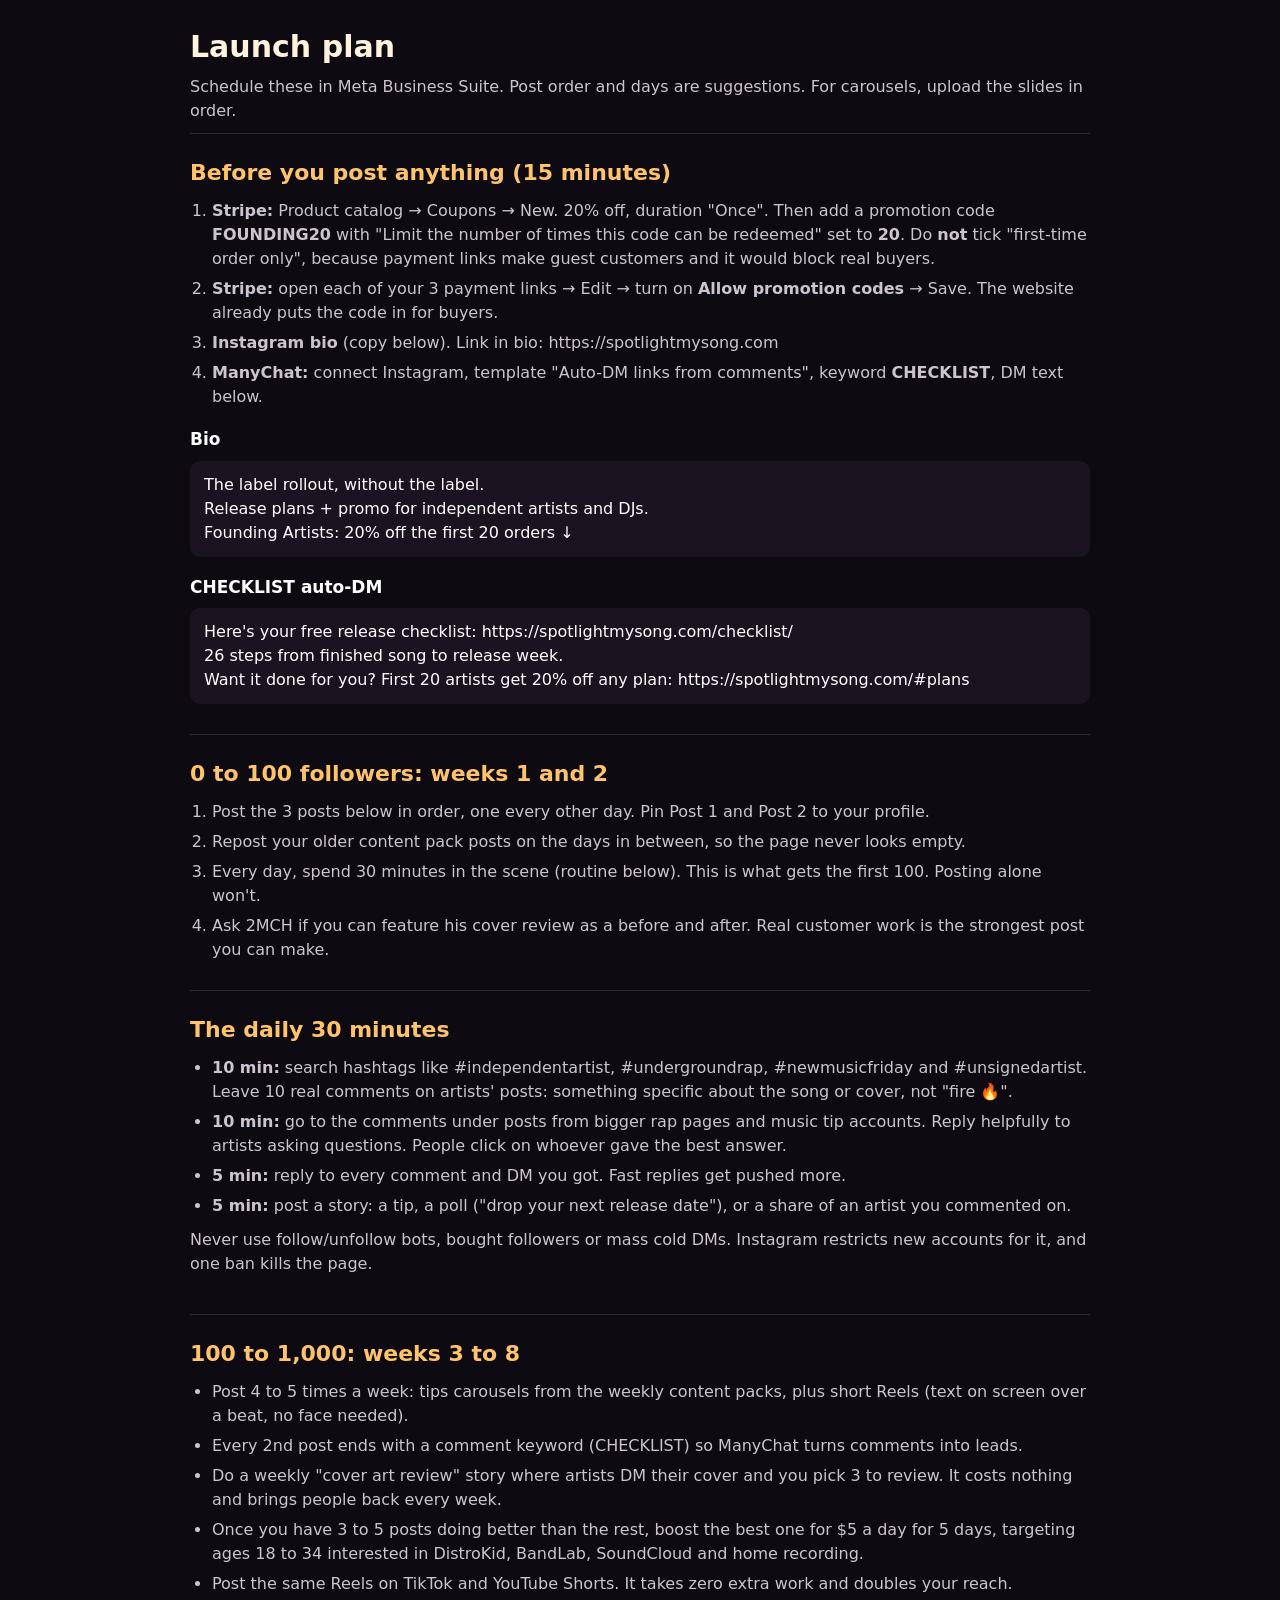
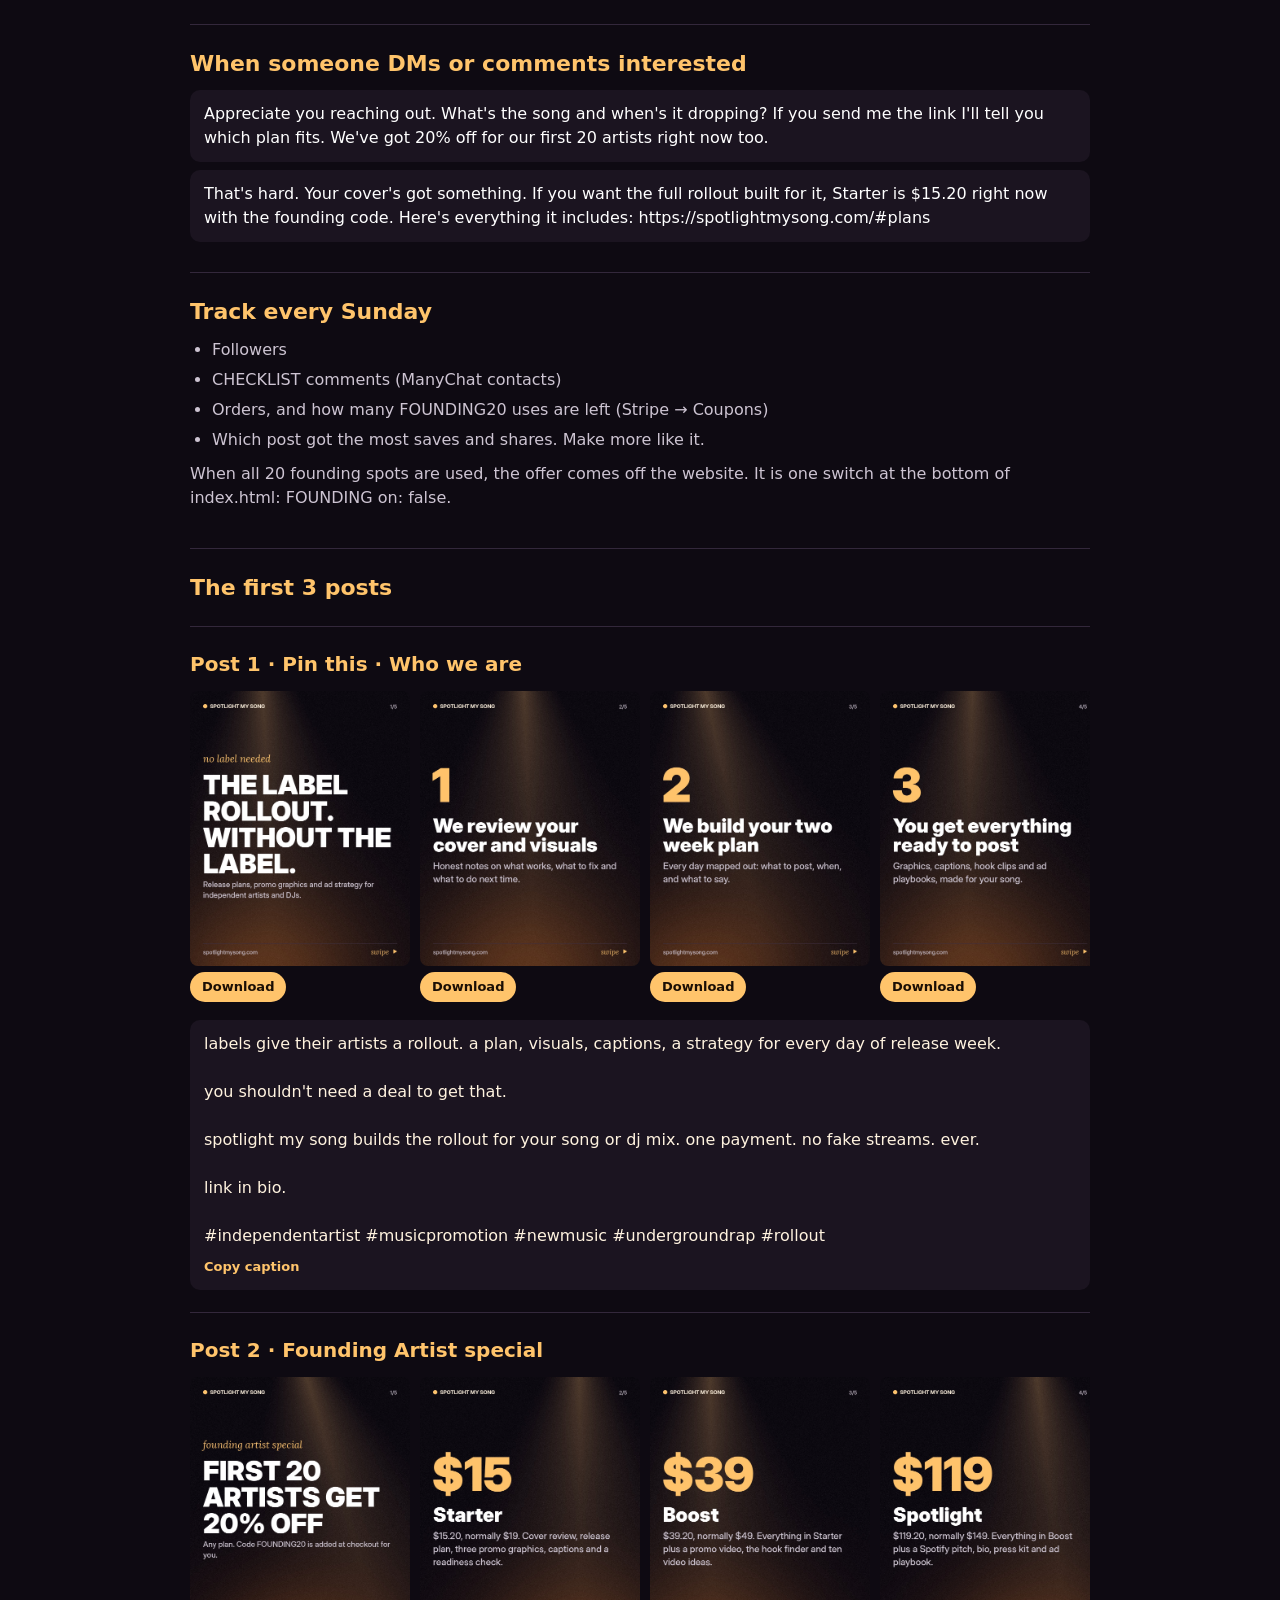
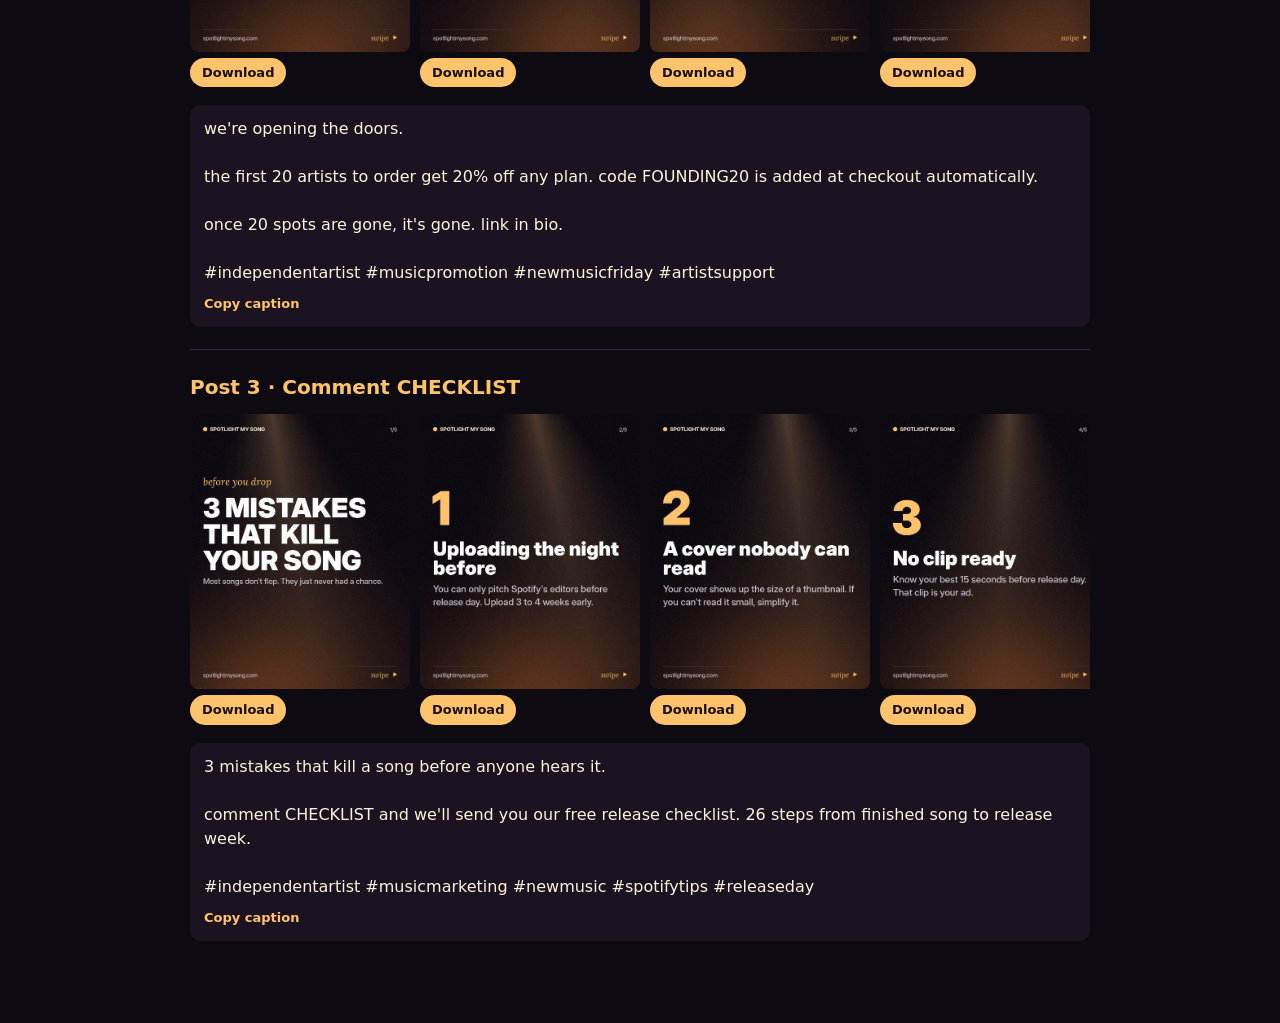
<file: p/launch-2f99b6b0/index.html>
<!doctype html><html><head><meta charset="utf-8"><meta name="color-scheme" content="dark"><meta name="darkreader-lock"><meta name="viewport" content="width=device-width, initial-scale=1"><meta name="robots" content="noindex, nofollow">
<title>Launch plan | Spotlight My Song</title><style>
body{margin:0;background:#0E0A12;color:#FFF3DF;font-family:system-ui,sans-serif;font-size:16px;line-height:1.5}
.w{max-width:900px;margin:0 auto;padding:24px 16px 60px} h1{font-size:30px;margin:0 0 6px} .sub{color:#CDC4D2;margin:0 0 10px}
section{border-top:1px solid #33283B;padding:22px 0} h2{color:#FFC46B;font-size:20px;margin:0 0 12px}
.row{display:flex;gap:10px;overflow-x:auto;padding-bottom:6px} figure{margin:0;flex:0 0 220px} figure img{width:100%;border-radius:8px;display:block}
figure a{display:inline-block;margin-top:6px;font-size:13px;font-weight:700;color:#1B0F05;background:#FFC46B;padding:5px 12px;border-radius:99px;text-decoration:none;-webkit-text-fill-color:#1B0F05}
.cap{background:#1B1420;border-radius:10px;padding:12px 14px;margin-top:12px} .cap p{margin:0 0 6px;white-space:pre-wrap}
.copy{font:inherit;font-size:13px;font-weight:700;color:#FFC46B;background:none;border:0;padding:0;cursor:pointer}
</style></head><body><div class="w"><h1>Launch plan</h1>
<p class="sub">Schedule these in Meta Business Suite. Post order and days are suggestions. For carousels, upload the slides in order.</p><style>
.plan h2{color:#FFC46B;font-size:22px;margin:0 0 10px}.plan h3{font-size:17px;margin:18px 0 6px;color:#fff}
.plan p,.plan li{color:#CDC4D2}.plan ol,.plan ul{padding-left:22px;margin:0}.plan li{margin:6px 0}
.box{background:#1B1420;border-radius:10px;padding:12px 14px;margin:8px 0;white-space:pre-wrap;color:#fff}
</style>
<div class="plan">
<section><h2>Before you post anything (15 minutes)</h2>
<ol>
<li><b>Stripe:</b> Product catalog → Coupons → New. 20% off, duration "Once". Then add a promotion code <b>FOUNDING20</b> with "Limit the number of times this code can be redeemed" set to <b>20</b>. Do <b>not</b> tick "first-time order only", because payment links make guest customers and it would block real buyers.</li>
<li><b>Stripe:</b> open each of your 3 payment links → Edit → turn on <b>Allow promotion codes</b> → Save. The website already puts the code in for buyers.</li>
<li><b>Instagram bio</b> (copy below). Link in bio: https://spotlightmysong.com</li>
<li><b>ManyChat:</b> connect Instagram, template "Auto-DM links from comments", keyword <b>CHECKLIST</b>, DM text below.</li>
</ol>
<h3>Bio</h3>
<div class="box">The label rollout, without the label.
Release plans + promo for independent artists and DJs.
Founding Artists: 20% off the first 20 orders ↓</div>
<h3>CHECKLIST auto-DM</h3>
<div class="box">Here's your free release checklist: https://spotlightmysong.com/checklist/
26 steps from finished song to release week.
Want it done for you? First 20 artists get 20% off any plan: https://spotlightmysong.com/#plans</div>
</section>

<section><h2>0 to 100 followers: weeks 1 and 2</h2>
<ol>
<li>Post the 3 posts below in order, one every other day. Pin Post 1 and Post 2 to your profile.</li>
<li>Repost your older content pack posts on the days in between, so the page never looks empty.</li>
<li>Every day, spend 30 minutes in the scene (routine below). This is what gets the first 100. Posting alone won't.</li>
<li>Ask 2MCH if you can feature his cover review as a before and after. Real customer work is the strongest post you can make.</li>
</ol></section>

<section><h2>The daily 30 minutes</h2>
<ul>
<li><b>10 min:</b> search hashtags like #independentartist, #undergroundrap, #newmusicfriday and #unsignedartist. Leave 10 real comments on artists' posts: something specific about the song or cover, not "fire 🔥".</li>
<li><b>10 min:</b> go to the comments under posts from bigger rap pages and music tip accounts. Reply helpfully to artists asking questions. People click on whoever gave the best answer.</li>
<li><b>5 min:</b> reply to every comment and DM you got. Fast replies get pushed more.</li>
<li><b>5 min:</b> post a story: a tip, a poll ("drop your next release date"), or a share of an artist you commented on.</li>
</ul>
<p style="margin-top:10px">Never use follow/unfollow bots, bought followers or mass cold DMs. Instagram restricts new accounts for it, and one ban kills the page.</p></section>

<section><h2>100 to 1,000: weeks 3 to 8</h2>
<ul>
<li>Post 4 to 5 times a week: tips carousels from the weekly content packs, plus short Reels (text on screen over a beat, no face needed).</li>
<li>Every 2nd post ends with a comment keyword (CHECKLIST) so ManyChat turns comments into leads.</li>
<li>Do a weekly "cover art review" story where artists DM their cover and you pick 3 to review. It costs nothing and brings people back every week.</li>
<li>Once you have 3 to 5 posts doing better than the rest, boost the best one for $5 a day for 5 days, targeting ages 18 to 34 interested in DistroKid, BandLab, SoundCloud and home recording.</li>
<li>Post the same Reels on TikTok and YouTube Shorts. It takes zero extra work and doubles your reach.</li>
</ul></section>

<section><h2>When someone DMs or comments interested</h2>
<div class="box">Appreciate you reaching out. What's the song and when's it dropping? If you send me the link I'll tell you which plan fits. We've got 20% off for our first 20 artists right now too.</div>
<div class="box">That's hard. Your cover's got something. If you want the full rollout built for it, Starter is $15.20 right now with the founding code. Here's everything it includes: https://spotlightmysong.com/#plans</div>
</section>

<section><h2>Track every Sunday</h2>
<ul><li>Followers</li><li>CHECKLIST comments (ManyChat contacts)</li><li>Orders, and how many FOUNDING20 uses are left (Stripe → Coupons)</li><li>Which post got the most saves and shares. Make more like it.</li></ul>
<p style="margin-top:10px">When all 20 founding spots are used, the offer comes off the website. It is one switch at the bottom of index.html: FOUNDING on: false.</p></section>
</div>
<section><h2 style="color:#FFC46B;font-size:22px;margin:0">The first 3 posts</h2></section><section><h2>Post 1 · Pin this · Who we are</h2><div class="row"><figure><img src="post1_1.jpg" alt=""><a href="post1_1.jpg" download>Download</a></figure><figure><img src="post1_2.jpg" alt=""><a href="post1_2.jpg" download>Download</a></figure><figure><img src="post1_3.jpg" alt=""><a href="post1_3.jpg" download>Download</a></figure><figure><img src="post1_4.jpg" alt=""><a href="post1_4.jpg" download>Download</a></figure><figure><img src="post1_5.jpg" alt=""><a href="post1_5.jpg" download>Download</a></figure></div><div class="cap"><p>labels give their artists a rollout. a plan, visuals, captions, a strategy for every day of release week.

you shouldn&#x27;t need a deal to get that.

spotlight my song builds the rollout for your song or dj mix. one payment. no fake streams. ever.

link in bio.

#independentartist #musicpromotion #newmusic #undergroundrap #rollout</p><button class="copy">Copy caption</button></div></section><section><h2>Post 2 · Founding Artist special</h2><div class="row"><figure><img src="post2_1.jpg" alt=""><a href="post2_1.jpg" download>Download</a></figure><figure><img src="post2_2.jpg" alt=""><a href="post2_2.jpg" download>Download</a></figure><figure><img src="post2_3.jpg" alt=""><a href="post2_3.jpg" download>Download</a></figure><figure><img src="post2_4.jpg" alt=""><a href="post2_4.jpg" download>Download</a></figure><figure><img src="post2_5.jpg" alt=""><a href="post2_5.jpg" download>Download</a></figure></div><div class="cap"><p>we&#x27;re opening the doors.

the first 20 artists to order get 20% off any plan. code FOUNDING20 is added at checkout automatically.

once 20 spots are gone, it&#x27;s gone. link in bio.

#independentartist #musicpromotion #newmusicfriday #artistsupport</p><button class="copy">Copy caption</button></div></section><section><h2>Post 3 · Comment CHECKLIST</h2><div class="row"><figure><img src="post3_1.jpg" alt=""><a href="post3_1.jpg" download>Download</a></figure><figure><img src="post3_2.jpg" alt=""><a href="post3_2.jpg" download>Download</a></figure><figure><img src="post3_3.jpg" alt=""><a href="post3_3.jpg" download>Download</a></figure><figure><img src="post3_4.jpg" alt=""><a href="post3_4.jpg" download>Download</a></figure><figure><img src="post3_5.jpg" alt=""><a href="post3_5.jpg" download>Download</a></figure></div><div class="cap"><p>3 mistakes that kill a song before anyone hears it.

comment CHECKLIST and we&#x27;ll send you our free release checklist. 26 steps from finished song to release week.

#independentartist #musicmarketing #newmusic #spotifytips #releaseday</p><button class="copy">Copy caption</button></div></section></div>
<script>document.addEventListener('click',e=>{if(!e.target.classList.contains('copy'))return;navigator.clipboard.writeText(e.target.previousElementSibling.textContent);e.target.textContent='Copied';setTimeout(()=>e.target.textContent='Copy caption',1500)});</script>
</body></html>
</file>
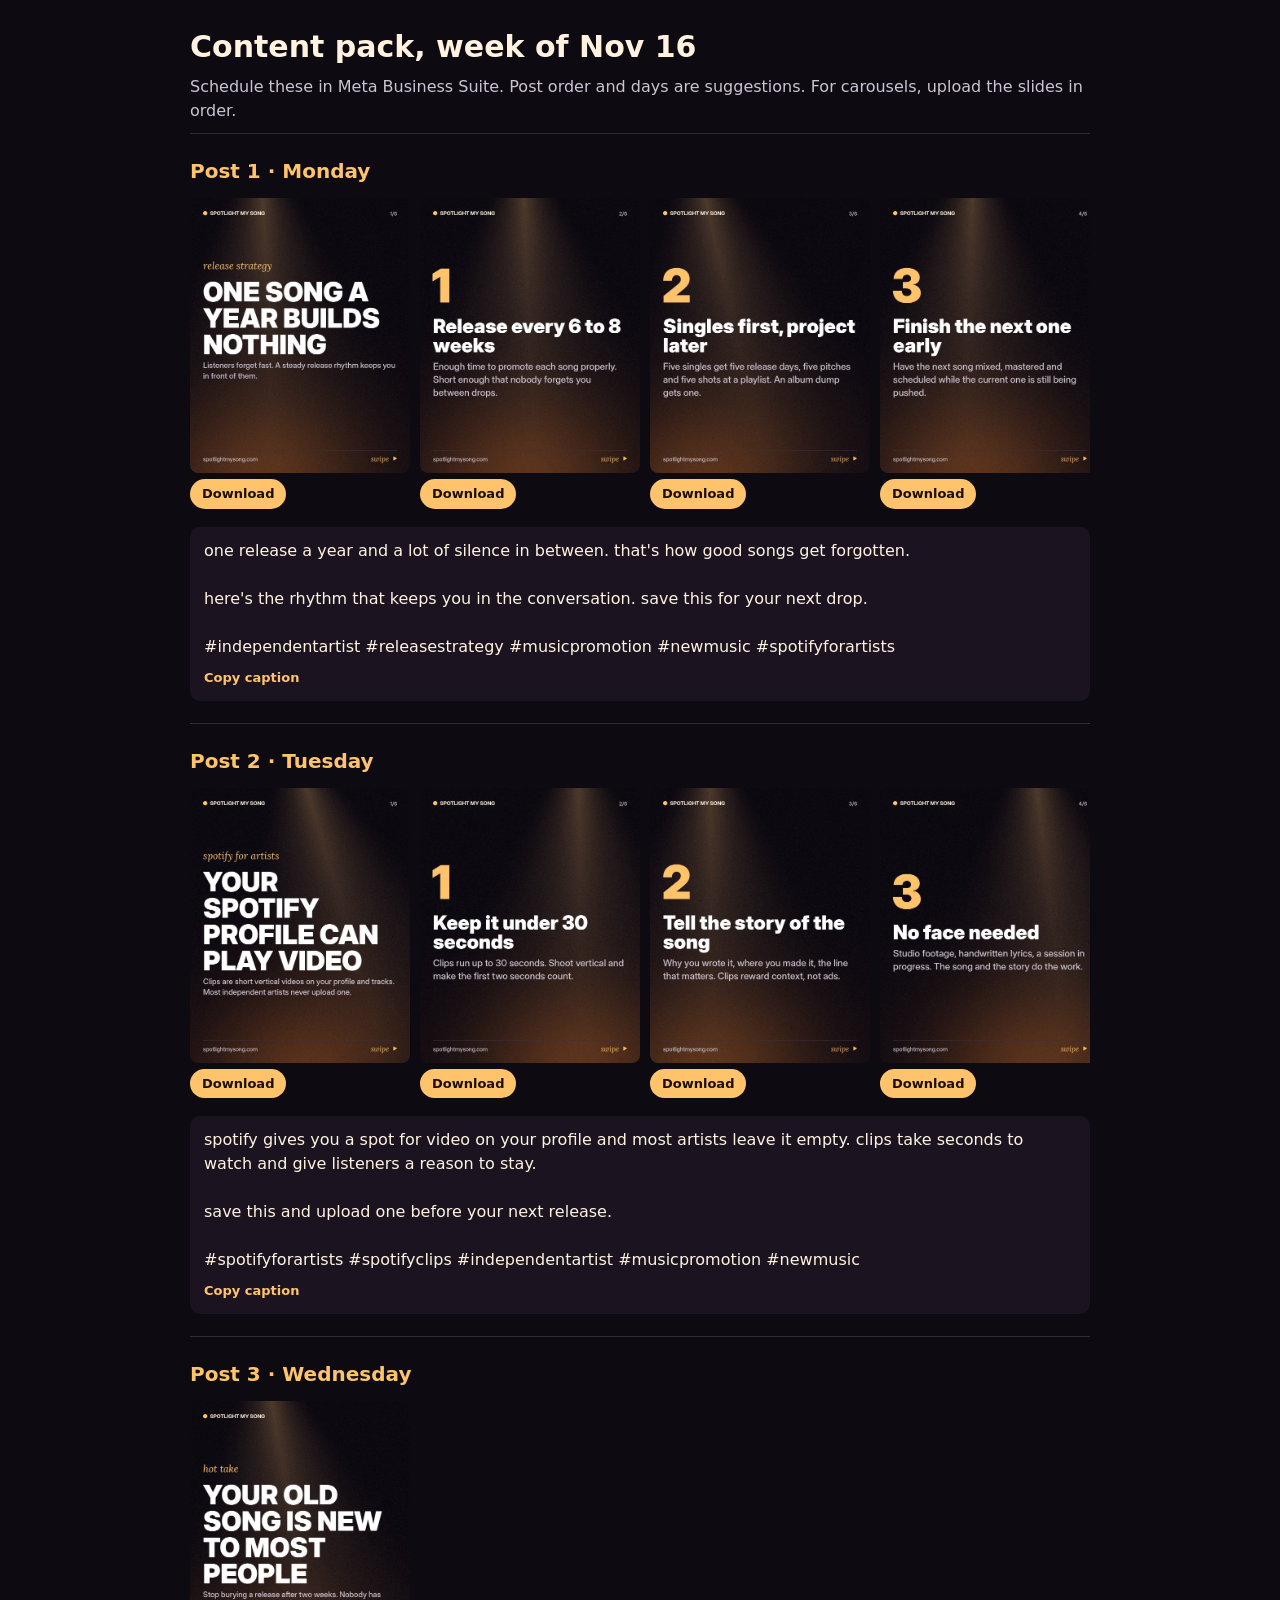
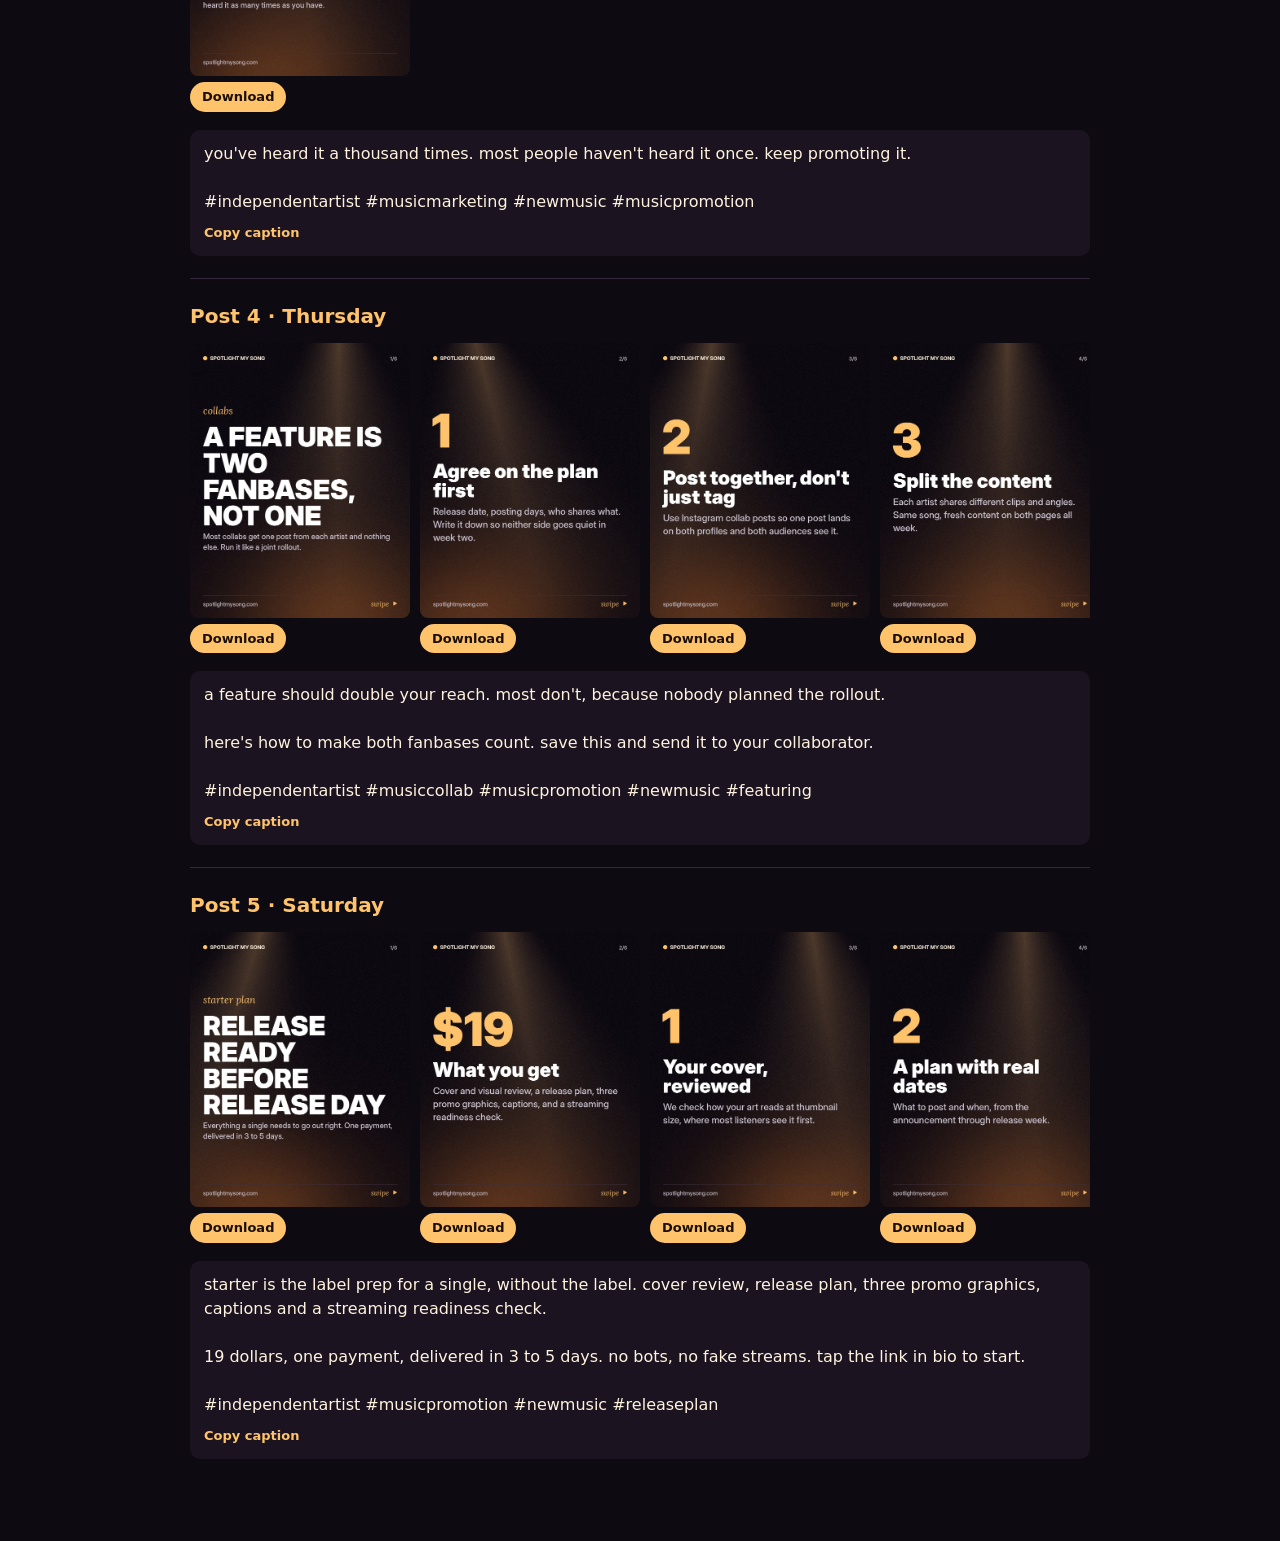
<file: p/wk-nov16-53a469a2/index.html>
<!doctype html><html><head><meta charset="utf-8"><meta name="color-scheme" content="dark"><meta name="darkreader-lock"><meta name="viewport" content="width=device-width, initial-scale=1"><meta name="robots" content="noindex, nofollow">
<title>Content pack Nov 16</title><style>
body{margin:0;background:#0E0A12;color:#FFF3DF;font-family:system-ui,sans-serif;font-size:16px;line-height:1.5}
.w{max-width:900px;margin:0 auto;padding:24px 16px 60px} h1{font-size:30px;margin:0 0 6px} .sub{color:#CDC4D2;margin:0 0 10px}
section{border-top:1px solid #33283B;padding:22px 0} h2{color:#FFC46B;font-size:20px;margin:0 0 12px}
.row{display:flex;gap:10px;overflow-x:auto;padding-bottom:6px} figure{margin:0;flex:0 0 220px} figure img{width:100%;border-radius:8px;display:block}
figure a{display:inline-block;margin-top:6px;font-size:13px;font-weight:700;color:#1B0F05;background:#FFC46B;padding:5px 12px;border-radius:99px;text-decoration:none;-webkit-text-fill-color:#1B0F05}
.cap{background:#1B1420;border-radius:10px;padding:12px 14px;margin-top:12px} .cap p{margin:0 0 6px;white-space:pre-wrap}
.copy{font:inherit;font-size:13px;font-weight:700;color:#FFC46B;background:none;border:0;padding:0;cursor:pointer}
</style></head><body><div class="w"><h1>Content pack, week of Nov 16</h1>
<p class="sub">Schedule these in Meta Business Suite. Post order and days are suggestions. For carousels, upload the slides in order.</p><section><h2>Post 1 · Monday</h2><div class="row"><figure><img src="post1_1.jpg" alt=""><a href="post1_1.jpg" download>Download</a></figure><figure><img src="post1_2.jpg" alt=""><a href="post1_2.jpg" download>Download</a></figure><figure><img src="post1_3.jpg" alt=""><a href="post1_3.jpg" download>Download</a></figure><figure><img src="post1_4.jpg" alt=""><a href="post1_4.jpg" download>Download</a></figure><figure><img src="post1_5.jpg" alt=""><a href="post1_5.jpg" download>Download</a></figure><figure><img src="post1_6.jpg" alt=""><a href="post1_6.jpg" download>Download</a></figure></div><div class="cap"><p>one release a year and a lot of silence in between. that&#x27;s how good songs get forgotten.

here&#x27;s the rhythm that keeps you in the conversation. save this for your next drop.

#independentartist #releasestrategy #musicpromotion #newmusic #spotifyforartists</p><button class="copy">Copy caption</button></div></section><section><h2>Post 2 · Tuesday</h2><div class="row"><figure><img src="post2_1.jpg" alt=""><a href="post2_1.jpg" download>Download</a></figure><figure><img src="post2_2.jpg" alt=""><a href="post2_2.jpg" download>Download</a></figure><figure><img src="post2_3.jpg" alt=""><a href="post2_3.jpg" download>Download</a></figure><figure><img src="post2_4.jpg" alt=""><a href="post2_4.jpg" download>Download</a></figure><figure><img src="post2_5.jpg" alt=""><a href="post2_5.jpg" download>Download</a></figure><figure><img src="post2_6.jpg" alt=""><a href="post2_6.jpg" download>Download</a></figure></div><div class="cap"><p>spotify gives you a spot for video on your profile and most artists leave it empty. clips take seconds to watch and give listeners a reason to stay.

save this and upload one before your next release.

#spotifyforartists #spotifyclips #independentartist #musicpromotion #newmusic</p><button class="copy">Copy caption</button></div></section><section><h2>Post 3 · Wednesday</h2><div class="row"><figure><img src="post3_1.jpg" alt=""><a href="post3_1.jpg" download>Download</a></figure></div><div class="cap"><p>you&#x27;ve heard it a thousand times. most people haven&#x27;t heard it once. keep promoting it.

#independentartist #musicmarketing #newmusic #musicpromotion</p><button class="copy">Copy caption</button></div></section><section><h2>Post 4 · Thursday</h2><div class="row"><figure><img src="post4_1.jpg" alt=""><a href="post4_1.jpg" download>Download</a></figure><figure><img src="post4_2.jpg" alt=""><a href="post4_2.jpg" download>Download</a></figure><figure><img src="post4_3.jpg" alt=""><a href="post4_3.jpg" download>Download</a></figure><figure><img src="post4_4.jpg" alt=""><a href="post4_4.jpg" download>Download</a></figure><figure><img src="post4_5.jpg" alt=""><a href="post4_5.jpg" download>Download</a></figure><figure><img src="post4_6.jpg" alt=""><a href="post4_6.jpg" download>Download</a></figure></div><div class="cap"><p>a feature should double your reach. most don&#x27;t, because nobody planned the rollout.

here&#x27;s how to make both fanbases count. save this and send it to your collaborator.

#independentartist #musiccollab #musicpromotion #newmusic #featuring</p><button class="copy">Copy caption</button></div></section><section><h2>Post 5 · Saturday</h2><div class="row"><figure><img src="post5_1.jpg" alt=""><a href="post5_1.jpg" download>Download</a></figure><figure><img src="post5_2.jpg" alt=""><a href="post5_2.jpg" download>Download</a></figure><figure><img src="post5_3.jpg" alt=""><a href="post5_3.jpg" download>Download</a></figure><figure><img src="post5_4.jpg" alt=""><a href="post5_4.jpg" download>Download</a></figure><figure><img src="post5_5.jpg" alt=""><a href="post5_5.jpg" download>Download</a></figure><figure><img src="post5_6.jpg" alt=""><a href="post5_6.jpg" download>Download</a></figure></div><div class="cap"><p>starter is the label prep for a single, without the label. cover review, release plan, three promo graphics, captions and a streaming readiness check.

19 dollars, one payment, delivered in 3 to 5 days. no bots, no fake streams. tap the link in bio to start.

#independentartist #musicpromotion #newmusic #releaseplan</p><button class="copy">Copy caption</button></div></section></div>
<script>document.addEventListener('click',e=>{if(!e.target.classList.contains('copy'))return;navigator.clipboard.writeText(e.target.previousElementSibling.textContent);e.target.textContent='Copied';setTimeout(()=>e.target.textContent='Copy caption',1500)});</script>
</body></html>
</file>
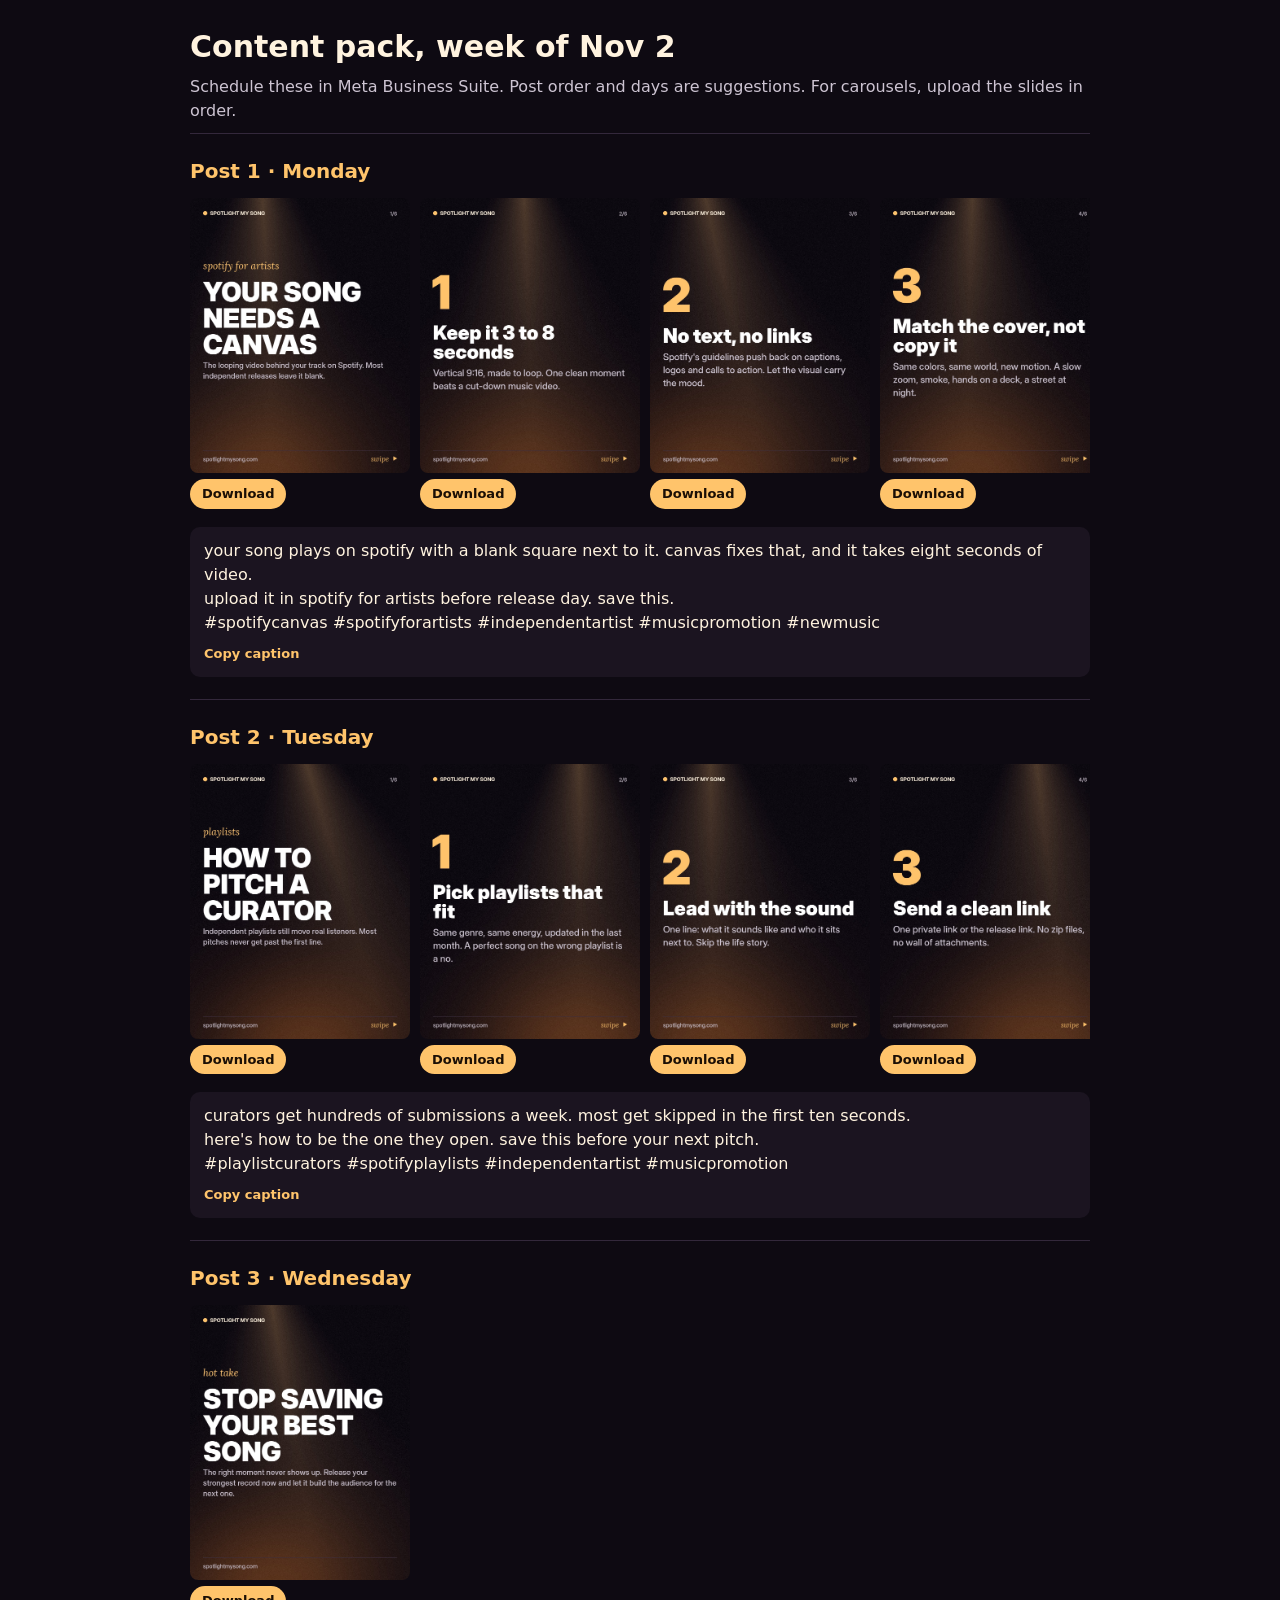
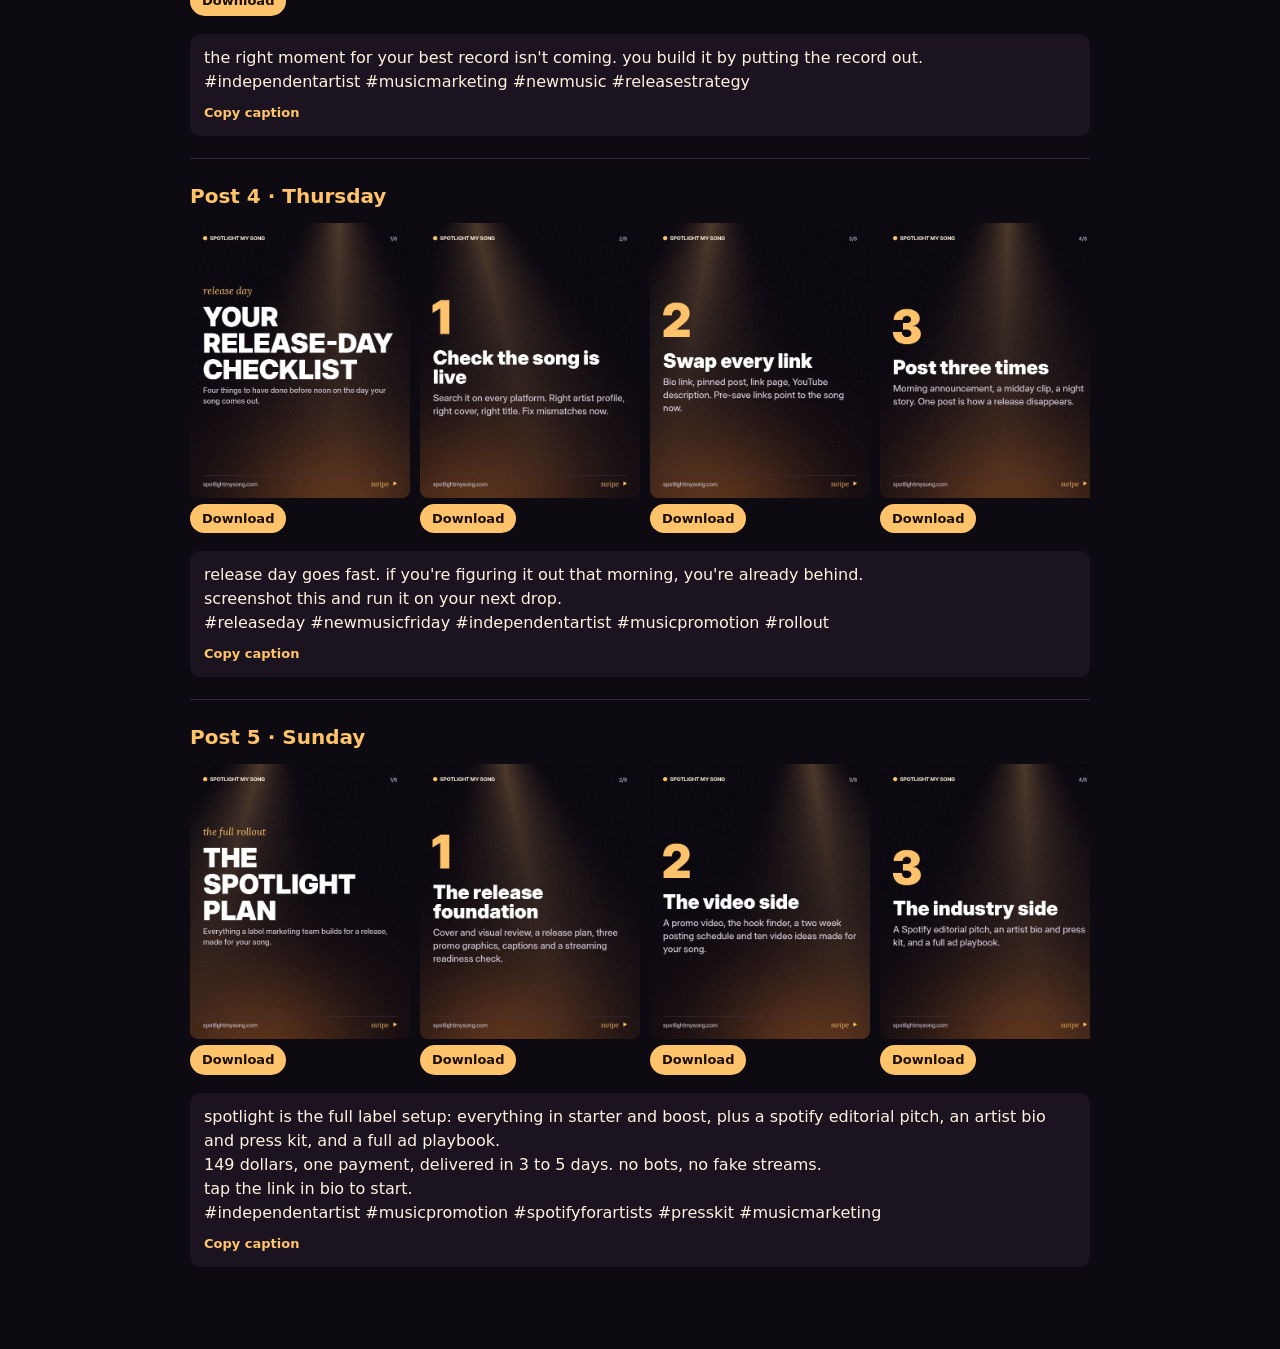
<file: p/wk-nov2-72e01342/index.html>
<!doctype html><html><head><meta charset="utf-8"><meta name="color-scheme" content="dark"><meta name="darkreader-lock"><meta name="viewport" content="width=device-width, initial-scale=1"><meta name="robots" content="noindex, nofollow">
<title>Content pack Nov 2</title><style>
body{margin:0;background:#0E0A12;color:#FFF3DF;font-family:system-ui,sans-serif;font-size:16px;line-height:1.5}
.w{max-width:900px;margin:0 auto;padding:24px 16px 60px} h1{font-size:30px;margin:0 0 6px} .sub{color:#CDC4D2;margin:0 0 10px}
section{border-top:1px solid #33283B;padding:22px 0} h2{color:#FFC46B;font-size:20px;margin:0 0 12px}
.row{display:flex;gap:10px;overflow-x:auto;padding-bottom:6px} figure{margin:0;flex:0 0 220px} figure img{width:100%;border-radius:8px;display:block}
figure a{display:inline-block;margin-top:6px;font-size:13px;font-weight:700;color:#1B0F05;background:#FFC46B;padding:5px 12px;border-radius:99px;text-decoration:none;-webkit-text-fill-color:#1B0F05}
.cap{background:#1B1420;border-radius:10px;padding:12px 14px;margin-top:12px} .cap p{margin:0 0 6px;white-space:pre-wrap}
.copy{font:inherit;font-size:13px;font-weight:700;color:#FFC46B;background:none;border:0;padding:0;cursor:pointer}
</style></head><body><div class="w"><h1>Content pack, week of Nov 2</h1>
<p class="sub">Schedule these in Meta Business Suite. Post order and days are suggestions. For carousels, upload the slides in order.</p><section><h2>Post 1 · Monday</h2><div class="row"><figure><img src="post1_1.jpg" alt=""><a href="post1_1.jpg" download>Download</a></figure><figure><img src="post1_2.jpg" alt=""><a href="post1_2.jpg" download>Download</a></figure><figure><img src="post1_3.jpg" alt=""><a href="post1_3.jpg" download>Download</a></figure><figure><img src="post1_4.jpg" alt=""><a href="post1_4.jpg" download>Download</a></figure><figure><img src="post1_5.jpg" alt=""><a href="post1_5.jpg" download>Download</a></figure><figure><img src="post1_6.jpg" alt=""><a href="post1_6.jpg" download>Download</a></figure></div><div class="cap"><p>your song plays on spotify with a blank square next to it. canvas fixes that, and it takes eight seconds of video.
upload it in spotify for artists before release day. save this.
#spotifycanvas #spotifyforartists #independentartist #musicpromotion #newmusic</p><button class="copy">Copy caption</button></div></section><section><h2>Post 2 · Tuesday</h2><div class="row"><figure><img src="post2_1.jpg" alt=""><a href="post2_1.jpg" download>Download</a></figure><figure><img src="post2_2.jpg" alt=""><a href="post2_2.jpg" download>Download</a></figure><figure><img src="post2_3.jpg" alt=""><a href="post2_3.jpg" download>Download</a></figure><figure><img src="post2_4.jpg" alt=""><a href="post2_4.jpg" download>Download</a></figure><figure><img src="post2_5.jpg" alt=""><a href="post2_5.jpg" download>Download</a></figure><figure><img src="post2_6.jpg" alt=""><a href="post2_6.jpg" download>Download</a></figure></div><div class="cap"><p>curators get hundreds of submissions a week. most get skipped in the first ten seconds.
here&#x27;s how to be the one they open. save this before your next pitch.
#playlistcurators #spotifyplaylists #independentartist #musicpromotion</p><button class="copy">Copy caption</button></div></section><section><h2>Post 3 · Wednesday</h2><div class="row"><figure><img src="post3_1.jpg" alt=""><a href="post3_1.jpg" download>Download</a></figure></div><div class="cap"><p>the right moment for your best record isn&#x27;t coming. you build it by putting the record out.
#independentartist #musicmarketing #newmusic #releasestrategy</p><button class="copy">Copy caption</button></div></section><section><h2>Post 4 · Thursday</h2><div class="row"><figure><img src="post4_1.jpg" alt=""><a href="post4_1.jpg" download>Download</a></figure><figure><img src="post4_2.jpg" alt=""><a href="post4_2.jpg" download>Download</a></figure><figure><img src="post4_3.jpg" alt=""><a href="post4_3.jpg" download>Download</a></figure><figure><img src="post4_4.jpg" alt=""><a href="post4_4.jpg" download>Download</a></figure><figure><img src="post4_5.jpg" alt=""><a href="post4_5.jpg" download>Download</a></figure><figure><img src="post4_6.jpg" alt=""><a href="post4_6.jpg" download>Download</a></figure></div><div class="cap"><p>release day goes fast. if you&#x27;re figuring it out that morning, you&#x27;re already behind.
screenshot this and run it on your next drop.
#releaseday #newmusicfriday #independentartist #musicpromotion #rollout</p><button class="copy">Copy caption</button></div></section><section><h2>Post 5 · Sunday</h2><div class="row"><figure><img src="post5_1.jpg" alt=""><a href="post5_1.jpg" download>Download</a></figure><figure><img src="post5_2.jpg" alt=""><a href="post5_2.jpg" download>Download</a></figure><figure><img src="post5_3.jpg" alt=""><a href="post5_3.jpg" download>Download</a></figure><figure><img src="post5_4.jpg" alt=""><a href="post5_4.jpg" download>Download</a></figure><figure><img src="post5_5.jpg" alt=""><a href="post5_5.jpg" download>Download</a></figure><figure><img src="post5_6.jpg" alt=""><a href="post5_6.jpg" download>Download</a></figure></div><div class="cap"><p>spotlight is the full label setup: everything in starter and boost, plus a spotify editorial pitch, an artist bio and press kit, and a full ad playbook.
149 dollars, one payment, delivered in 3 to 5 days. no bots, no fake streams.
tap the link in bio to start.
#independentartist #musicpromotion #spotifyforartists #presskit #musicmarketing</p><button class="copy">Copy caption</button></div></section></div>
<script>document.addEventListener('click',e=>{if(!e.target.classList.contains('copy'))return;navigator.clipboard.writeText(e.target.previousElementSibling.textContent);e.target.textContent='Copied';setTimeout(()=>e.target.textContent='Copy caption',1500)});</script>
</body></html>
</file>
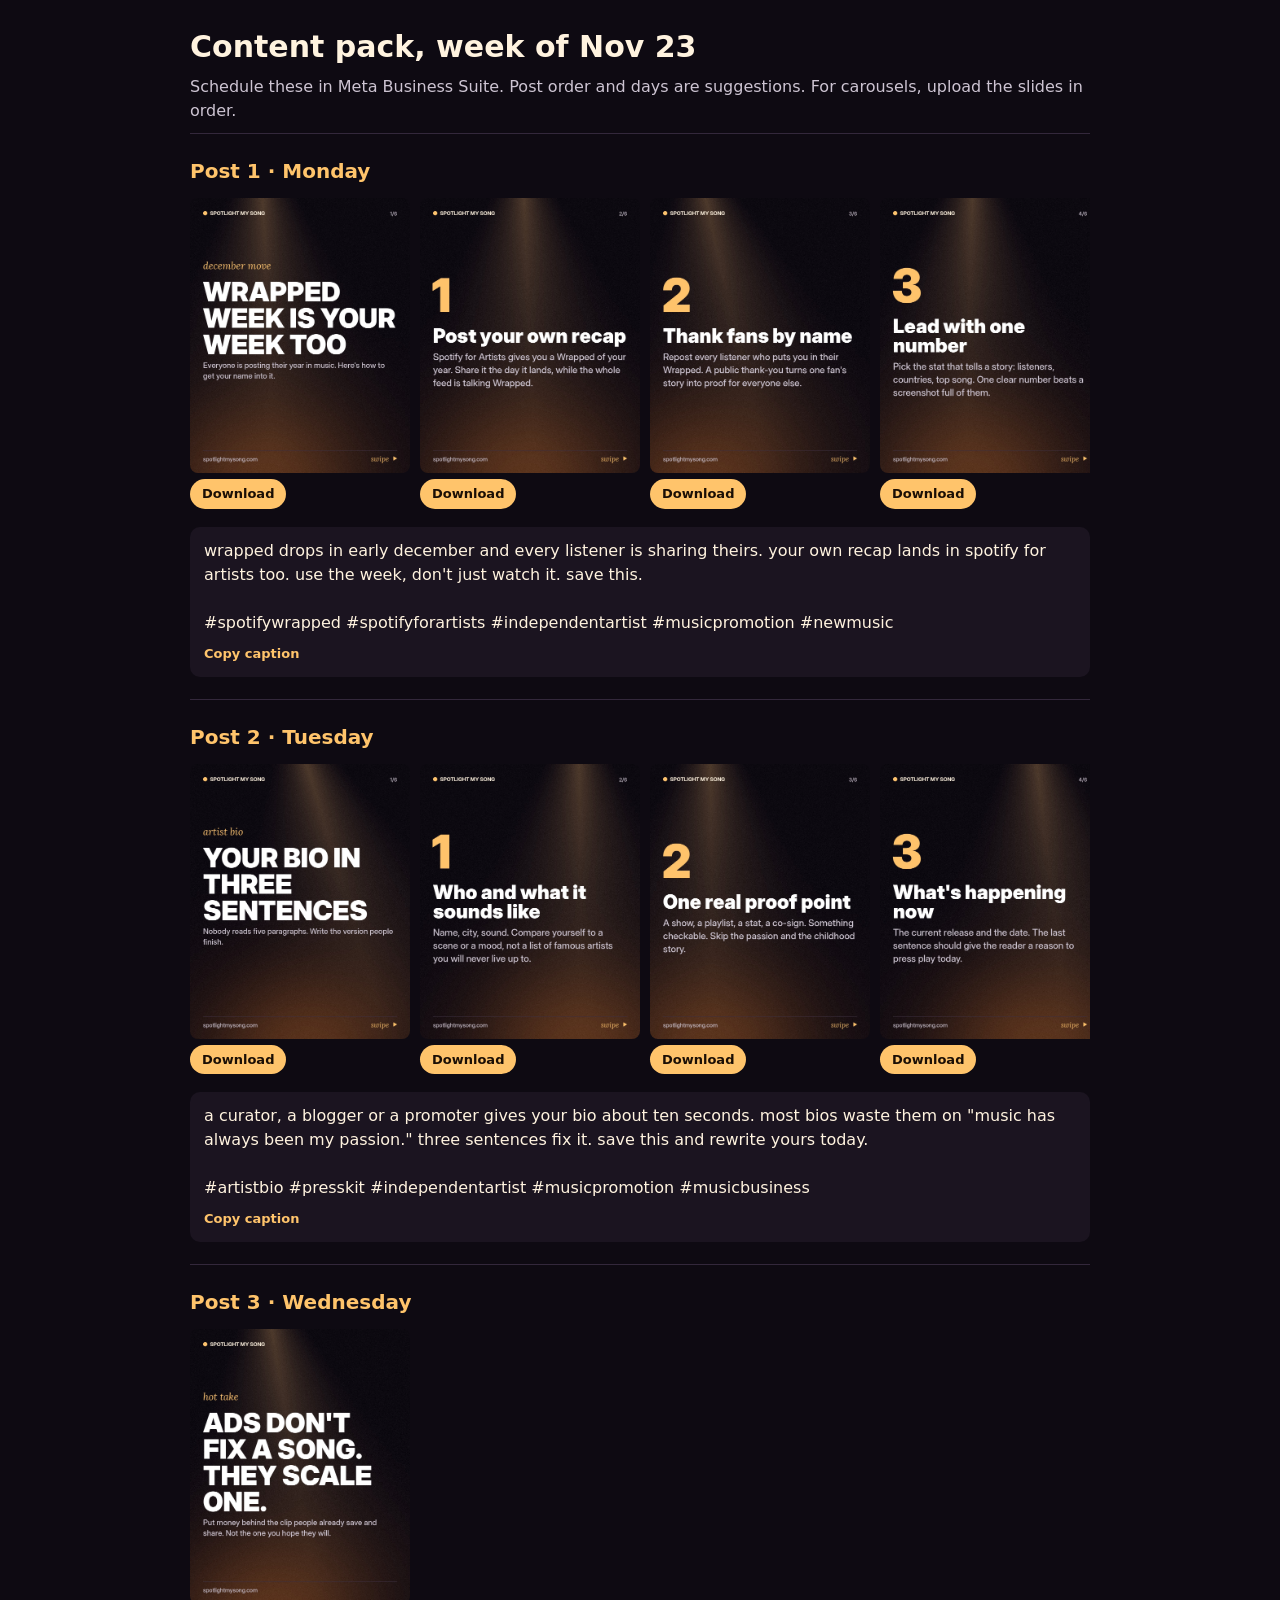
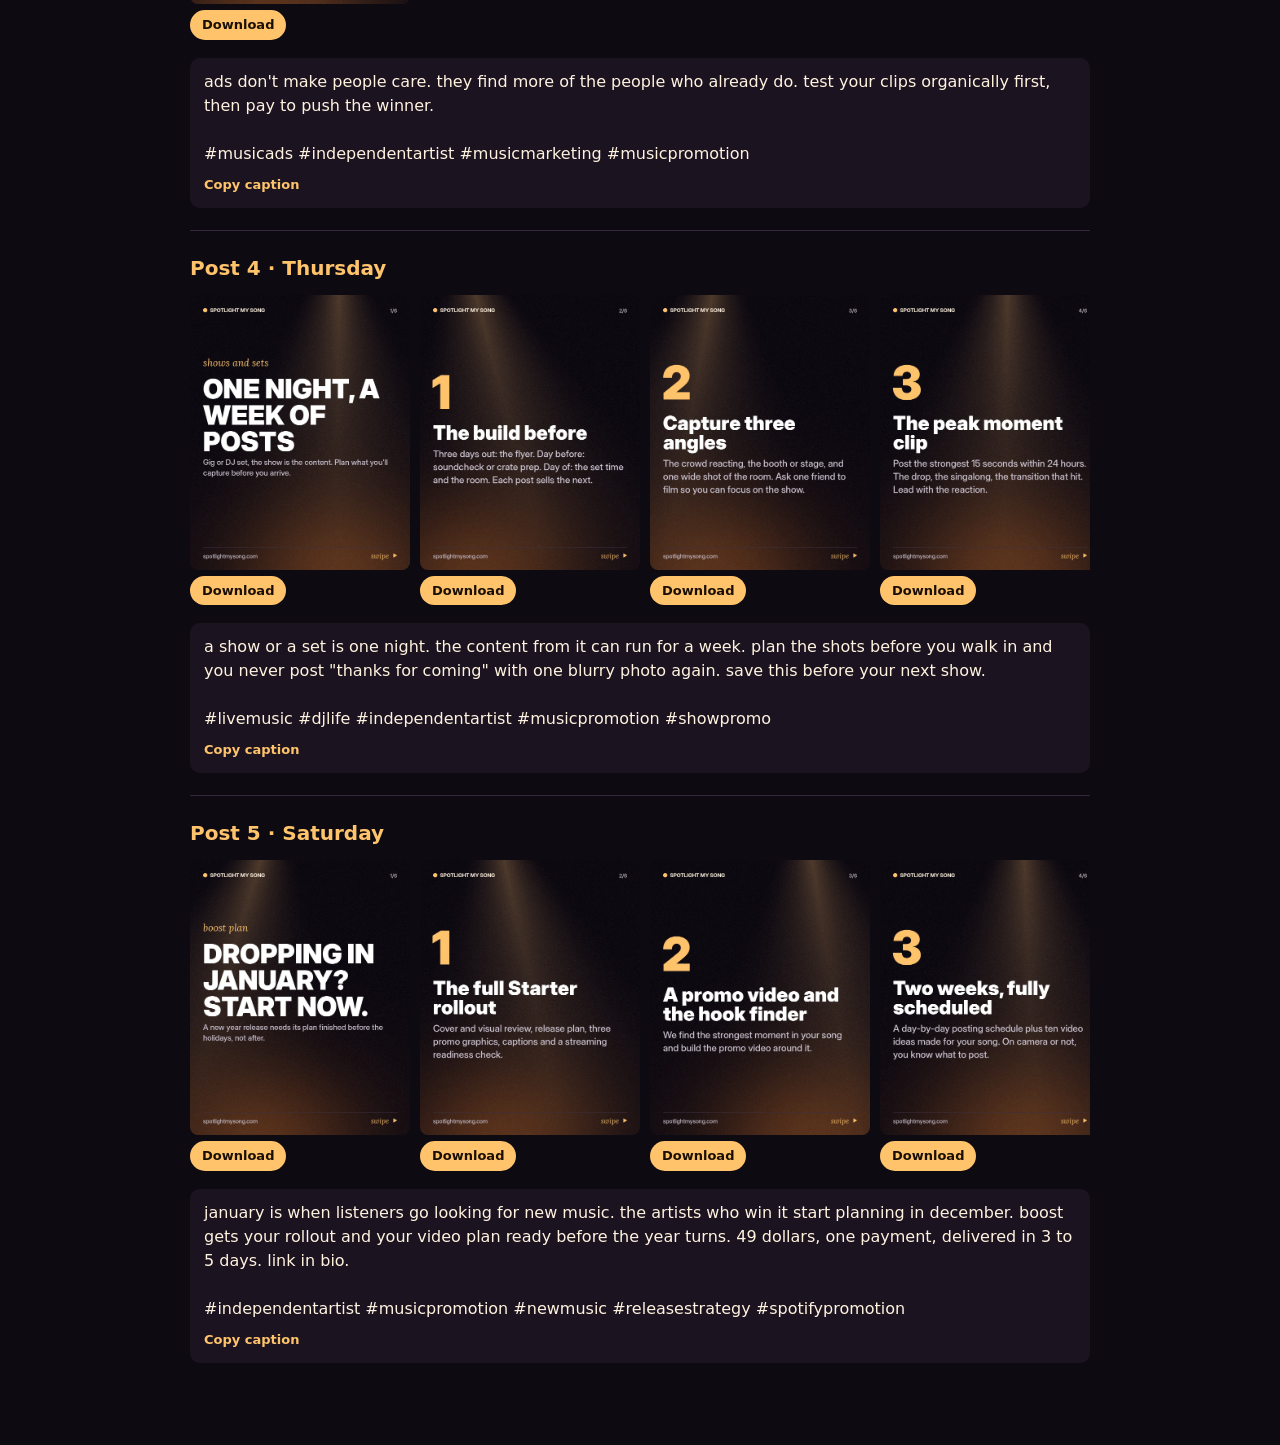
<file: p/wk-nov23-f3b9f225/index.html>
<!doctype html><html><head><meta charset="utf-8"><meta name="color-scheme" content="dark"><meta name="darkreader-lock"><meta name="viewport" content="width=device-width, initial-scale=1"><meta name="robots" content="noindex, nofollow">
<title>Content pack Nov 23</title><style>
body{margin:0;background:#0E0A12;color:#FFF3DF;font-family:system-ui,sans-serif;font-size:16px;line-height:1.5}
.w{max-width:900px;margin:0 auto;padding:24px 16px 60px} h1{font-size:30px;margin:0 0 6px} .sub{color:#CDC4D2;margin:0 0 10px}
section{border-top:1px solid #33283B;padding:22px 0} h2{color:#FFC46B;font-size:20px;margin:0 0 12px}
.row{display:flex;gap:10px;overflow-x:auto;padding-bottom:6px} figure{margin:0;flex:0 0 220px} figure img{width:100%;border-radius:8px;display:block}
figure a{display:inline-block;margin-top:6px;font-size:13px;font-weight:700;color:#1B0F05;background:#FFC46B;padding:5px 12px;border-radius:99px;text-decoration:none;-webkit-text-fill-color:#1B0F05}
.cap{background:#1B1420;border-radius:10px;padding:12px 14px;margin-top:12px} .cap p{margin:0 0 6px;white-space:pre-wrap}
.copy{font:inherit;font-size:13px;font-weight:700;color:#FFC46B;background:none;border:0;padding:0;cursor:pointer}
</style></head><body><div class="w"><h1>Content pack, week of Nov 23</h1>
<p class="sub">Schedule these in Meta Business Suite. Post order and days are suggestions. For carousels, upload the slides in order.</p><section><h2>Post 1 · Monday</h2><div class="row"><figure><img src="post1_1.jpg" alt=""><a href="post1_1.jpg" download>Download</a></figure><figure><img src="post1_2.jpg" alt=""><a href="post1_2.jpg" download>Download</a></figure><figure><img src="post1_3.jpg" alt=""><a href="post1_3.jpg" download>Download</a></figure><figure><img src="post1_4.jpg" alt=""><a href="post1_4.jpg" download>Download</a></figure><figure><img src="post1_5.jpg" alt=""><a href="post1_5.jpg" download>Download</a></figure><figure><img src="post1_6.jpg" alt=""><a href="post1_6.jpg" download>Download</a></figure></div><div class="cap"><p>wrapped drops in early december and every listener is sharing theirs. your own recap lands in spotify for artists too. use the week, don&#x27;t just watch it. save this.

#spotifywrapped #spotifyforartists #independentartist #musicpromotion #newmusic</p><button class="copy">Copy caption</button></div></section><section><h2>Post 2 · Tuesday</h2><div class="row"><figure><img src="post2_1.jpg" alt=""><a href="post2_1.jpg" download>Download</a></figure><figure><img src="post2_2.jpg" alt=""><a href="post2_2.jpg" download>Download</a></figure><figure><img src="post2_3.jpg" alt=""><a href="post2_3.jpg" download>Download</a></figure><figure><img src="post2_4.jpg" alt=""><a href="post2_4.jpg" download>Download</a></figure><figure><img src="post2_5.jpg" alt=""><a href="post2_5.jpg" download>Download</a></figure><figure><img src="post2_6.jpg" alt=""><a href="post2_6.jpg" download>Download</a></figure></div><div class="cap"><p>a curator, a blogger or a promoter gives your bio about ten seconds. most bios waste them on &quot;music has always been my passion.&quot; three sentences fix it. save this and rewrite yours today.

#artistbio #presskit #independentartist #musicpromotion #musicbusiness</p><button class="copy">Copy caption</button></div></section><section><h2>Post 3 · Wednesday</h2><div class="row"><figure><img src="post3_1.jpg" alt=""><a href="post3_1.jpg" download>Download</a></figure></div><div class="cap"><p>ads don&#x27;t make people care. they find more of the people who already do. test your clips organically first, then pay to push the winner.

#musicads #independentartist #musicmarketing #musicpromotion</p><button class="copy">Copy caption</button></div></section><section><h2>Post 4 · Thursday</h2><div class="row"><figure><img src="post4_1.jpg" alt=""><a href="post4_1.jpg" download>Download</a></figure><figure><img src="post4_2.jpg" alt=""><a href="post4_2.jpg" download>Download</a></figure><figure><img src="post4_3.jpg" alt=""><a href="post4_3.jpg" download>Download</a></figure><figure><img src="post4_4.jpg" alt=""><a href="post4_4.jpg" download>Download</a></figure><figure><img src="post4_5.jpg" alt=""><a href="post4_5.jpg" download>Download</a></figure><figure><img src="post4_6.jpg" alt=""><a href="post4_6.jpg" download>Download</a></figure></div><div class="cap"><p>a show or a set is one night. the content from it can run for a week. plan the shots before you walk in and you never post &quot;thanks for coming&quot; with one blurry photo again. save this before your next show.

#livemusic #djlife #independentartist #musicpromotion #showpromo</p><button class="copy">Copy caption</button></div></section><section><h2>Post 5 · Saturday</h2><div class="row"><figure><img src="post5_1.jpg" alt=""><a href="post5_1.jpg" download>Download</a></figure><figure><img src="post5_2.jpg" alt=""><a href="post5_2.jpg" download>Download</a></figure><figure><img src="post5_3.jpg" alt=""><a href="post5_3.jpg" download>Download</a></figure><figure><img src="post5_4.jpg" alt=""><a href="post5_4.jpg" download>Download</a></figure><figure><img src="post5_5.jpg" alt=""><a href="post5_5.jpg" download>Download</a></figure><figure><img src="post5_6.jpg" alt=""><a href="post5_6.jpg" download>Download</a></figure></div><div class="cap"><p>january is when listeners go looking for new music. the artists who win it start planning in december. boost gets your rollout and your video plan ready before the year turns. 49 dollars, one payment, delivered in 3 to 5 days. link in bio.

#independentartist #musicpromotion #newmusic #releasestrategy #spotifypromotion</p><button class="copy">Copy caption</button></div></section></div>
<script>document.addEventListener('click',e=>{if(!e.target.classList.contains('copy'))return;navigator.clipboard.writeText(e.target.previousElementSibling.textContent);e.target.textContent='Copied';setTimeout(()=>e.target.textContent='Copy caption',1500)});</script>
</body></html>
</file>
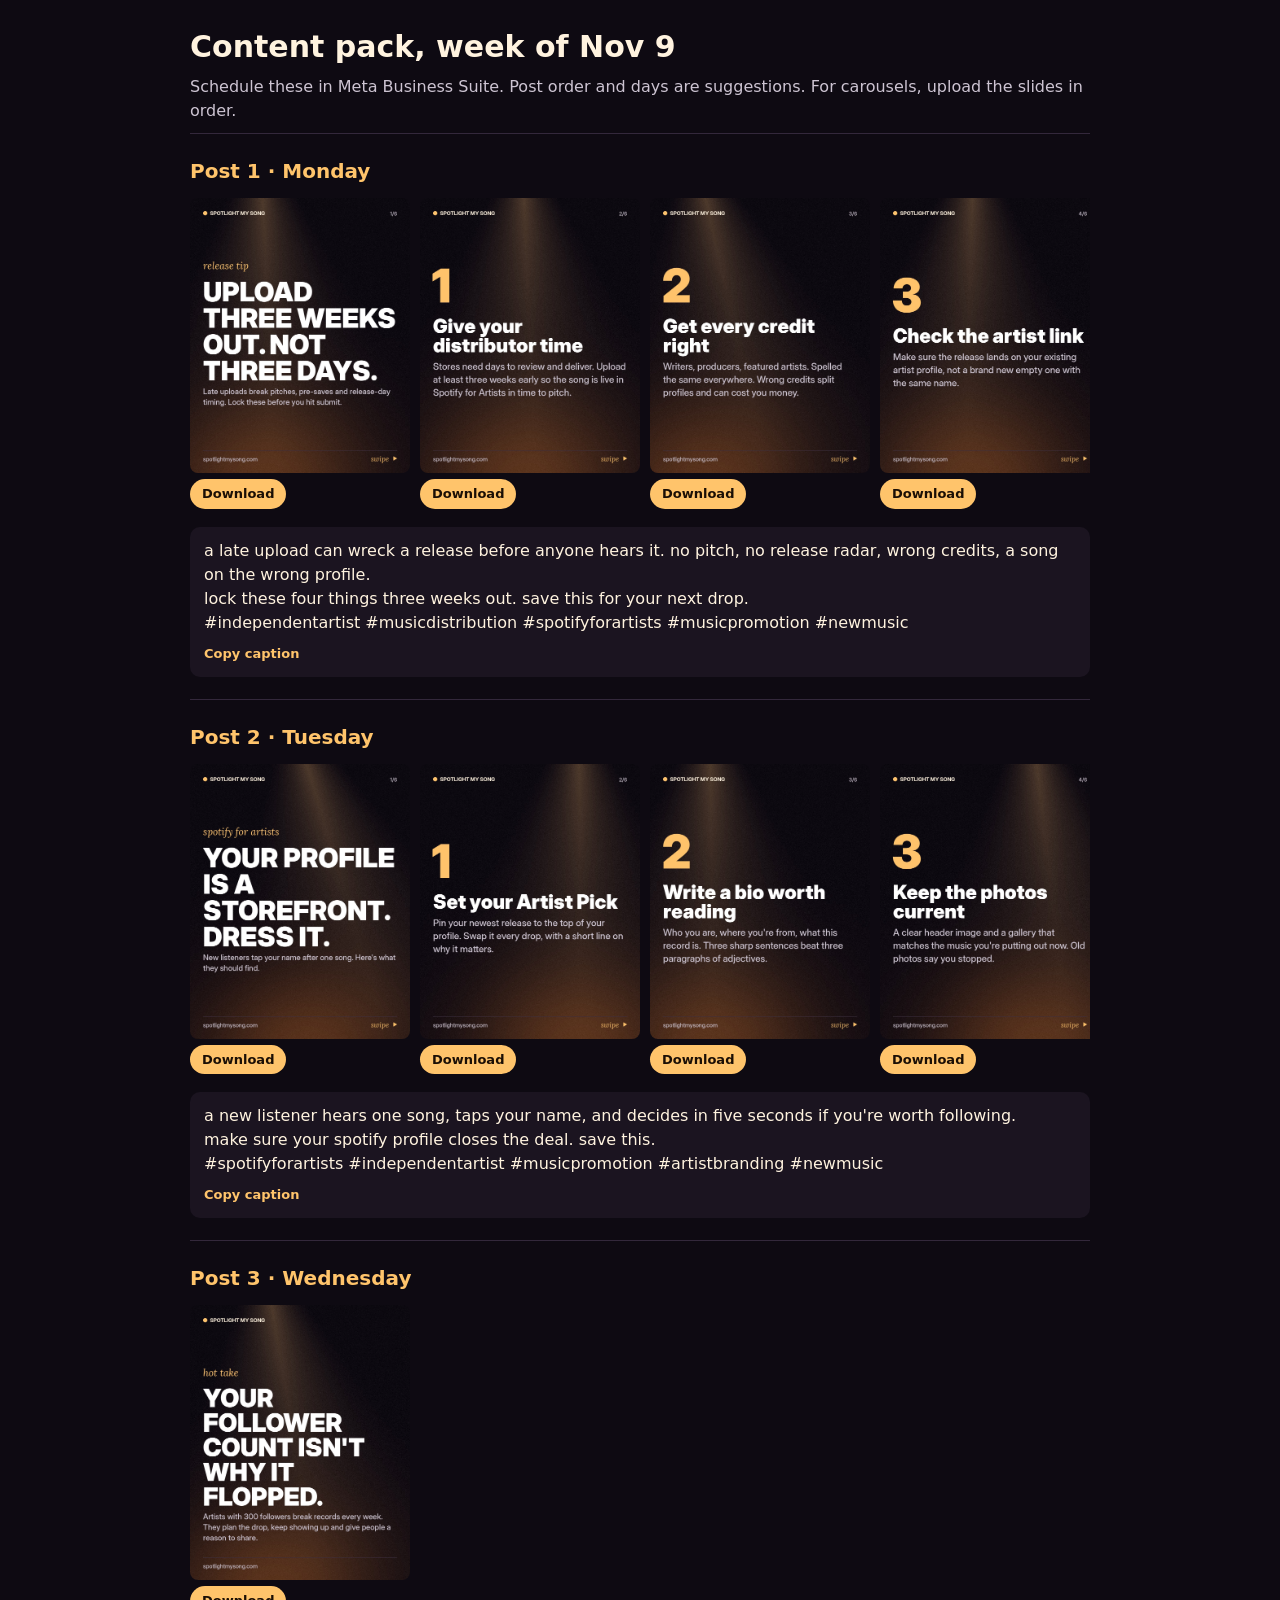
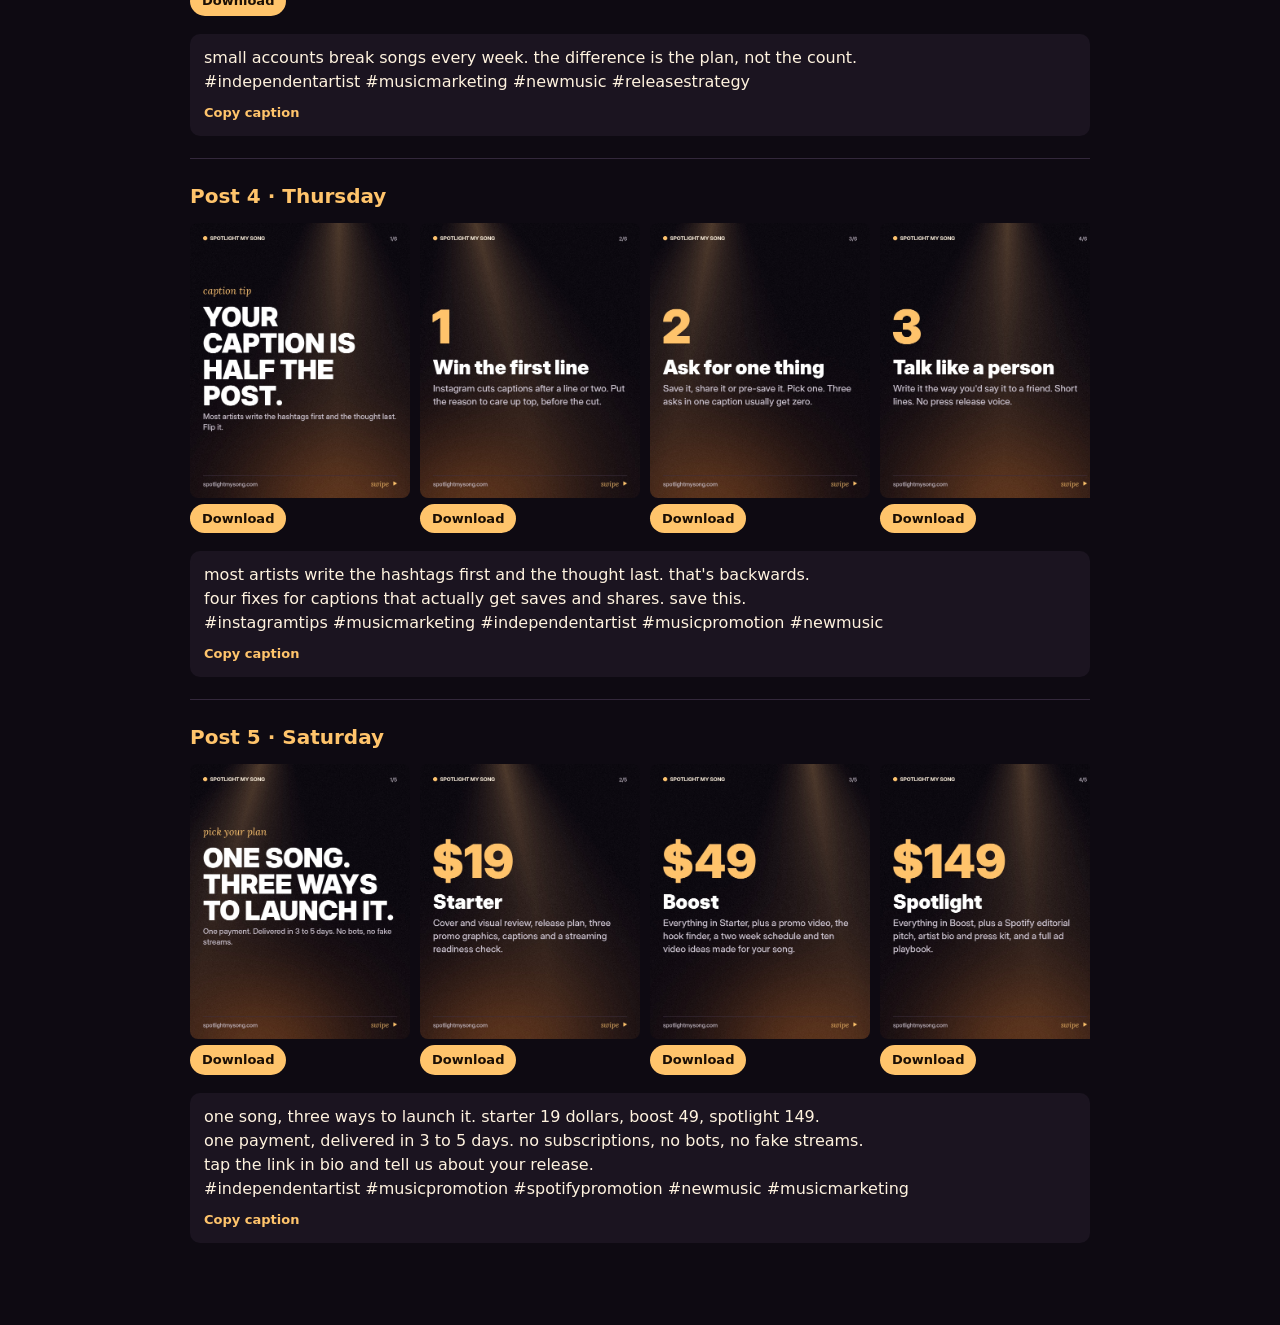
<file: p/wk-nov9-5c0882a3/index.html>
<!doctype html><html><head><meta charset="utf-8"><meta name="color-scheme" content="dark"><meta name="darkreader-lock"><meta name="viewport" content="width=device-width, initial-scale=1"><meta name="robots" content="noindex, nofollow">
<title>Content pack Nov 9</title><style>
body{margin:0;background:#0E0A12;color:#FFF3DF;font-family:system-ui,sans-serif;font-size:16px;line-height:1.5}
.w{max-width:900px;margin:0 auto;padding:24px 16px 60px} h1{font-size:30px;margin:0 0 6px} .sub{color:#CDC4D2;margin:0 0 10px}
section{border-top:1px solid #33283B;padding:22px 0} h2{color:#FFC46B;font-size:20px;margin:0 0 12px}
.row{display:flex;gap:10px;overflow-x:auto;padding-bottom:6px} figure{margin:0;flex:0 0 220px} figure img{width:100%;border-radius:8px;display:block}
figure a{display:inline-block;margin-top:6px;font-size:13px;font-weight:700;color:#1B0F05;background:#FFC46B;padding:5px 12px;border-radius:99px;text-decoration:none;-webkit-text-fill-color:#1B0F05}
.cap{background:#1B1420;border-radius:10px;padding:12px 14px;margin-top:12px} .cap p{margin:0 0 6px;white-space:pre-wrap}
.copy{font:inherit;font-size:13px;font-weight:700;color:#FFC46B;background:none;border:0;padding:0;cursor:pointer}
</style></head><body><div class="w"><h1>Content pack, week of Nov 9</h1>
<p class="sub">Schedule these in Meta Business Suite. Post order and days are suggestions. For carousels, upload the slides in order.</p><section><h2>Post 1 · Monday</h2><div class="row"><figure><img src="post1_1.jpg" alt=""><a href="post1_1.jpg" download>Download</a></figure><figure><img src="post1_2.jpg" alt=""><a href="post1_2.jpg" download>Download</a></figure><figure><img src="post1_3.jpg" alt=""><a href="post1_3.jpg" download>Download</a></figure><figure><img src="post1_4.jpg" alt=""><a href="post1_4.jpg" download>Download</a></figure><figure><img src="post1_5.jpg" alt=""><a href="post1_5.jpg" download>Download</a></figure><figure><img src="post1_6.jpg" alt=""><a href="post1_6.jpg" download>Download</a></figure></div><div class="cap"><p>a late upload can wreck a release before anyone hears it. no pitch, no release radar, wrong credits, a song on the wrong profile.
lock these four things three weeks out. save this for your next drop.
#independentartist #musicdistribution #spotifyforartists #musicpromotion #newmusic</p><button class="copy">Copy caption</button></div></section><section><h2>Post 2 · Tuesday</h2><div class="row"><figure><img src="post2_1.jpg" alt=""><a href="post2_1.jpg" download>Download</a></figure><figure><img src="post2_2.jpg" alt=""><a href="post2_2.jpg" download>Download</a></figure><figure><img src="post2_3.jpg" alt=""><a href="post2_3.jpg" download>Download</a></figure><figure><img src="post2_4.jpg" alt=""><a href="post2_4.jpg" download>Download</a></figure><figure><img src="post2_5.jpg" alt=""><a href="post2_5.jpg" download>Download</a></figure><figure><img src="post2_6.jpg" alt=""><a href="post2_6.jpg" download>Download</a></figure></div><div class="cap"><p>a new listener hears one song, taps your name, and decides in five seconds if you&#x27;re worth following.
make sure your spotify profile closes the deal. save this.
#spotifyforartists #independentartist #musicpromotion #artistbranding #newmusic</p><button class="copy">Copy caption</button></div></section><section><h2>Post 3 · Wednesday</h2><div class="row"><figure><img src="post3_1.jpg" alt=""><a href="post3_1.jpg" download>Download</a></figure></div><div class="cap"><p>small accounts break songs every week. the difference is the plan, not the count.
#independentartist #musicmarketing #newmusic #releasestrategy</p><button class="copy">Copy caption</button></div></section><section><h2>Post 4 · Thursday</h2><div class="row"><figure><img src="post4_1.jpg" alt=""><a href="post4_1.jpg" download>Download</a></figure><figure><img src="post4_2.jpg" alt=""><a href="post4_2.jpg" download>Download</a></figure><figure><img src="post4_3.jpg" alt=""><a href="post4_3.jpg" download>Download</a></figure><figure><img src="post4_4.jpg" alt=""><a href="post4_4.jpg" download>Download</a></figure><figure><img src="post4_5.jpg" alt=""><a href="post4_5.jpg" download>Download</a></figure><figure><img src="post4_6.jpg" alt=""><a href="post4_6.jpg" download>Download</a></figure></div><div class="cap"><p>most artists write the hashtags first and the thought last. that&#x27;s backwards.
four fixes for captions that actually get saves and shares. save this.
#instagramtips #musicmarketing #independentartist #musicpromotion #newmusic</p><button class="copy">Copy caption</button></div></section><section><h2>Post 5 · Saturday</h2><div class="row"><figure><img src="post5_1.jpg" alt=""><a href="post5_1.jpg" download>Download</a></figure><figure><img src="post5_2.jpg" alt=""><a href="post5_2.jpg" download>Download</a></figure><figure><img src="post5_3.jpg" alt=""><a href="post5_3.jpg" download>Download</a></figure><figure><img src="post5_4.jpg" alt=""><a href="post5_4.jpg" download>Download</a></figure><figure><img src="post5_5.jpg" alt=""><a href="post5_5.jpg" download>Download</a></figure></div><div class="cap"><p>one song, three ways to launch it. starter 19 dollars, boost 49, spotlight 149.
one payment, delivered in 3 to 5 days. no subscriptions, no bots, no fake streams.
tap the link in bio and tell us about your release.
#independentartist #musicpromotion #spotifypromotion #newmusic #musicmarketing</p><button class="copy">Copy caption</button></div></section></div>
<script>document.addEventListener('click',e=>{if(!e.target.classList.contains('copy'))return;navigator.clipboard.writeText(e.target.previousElementSibling.textContent);e.target.textContent='Copied';setTimeout(()=>e.target.textContent='Copy caption',1500)});</script>
</body></html>
</file>
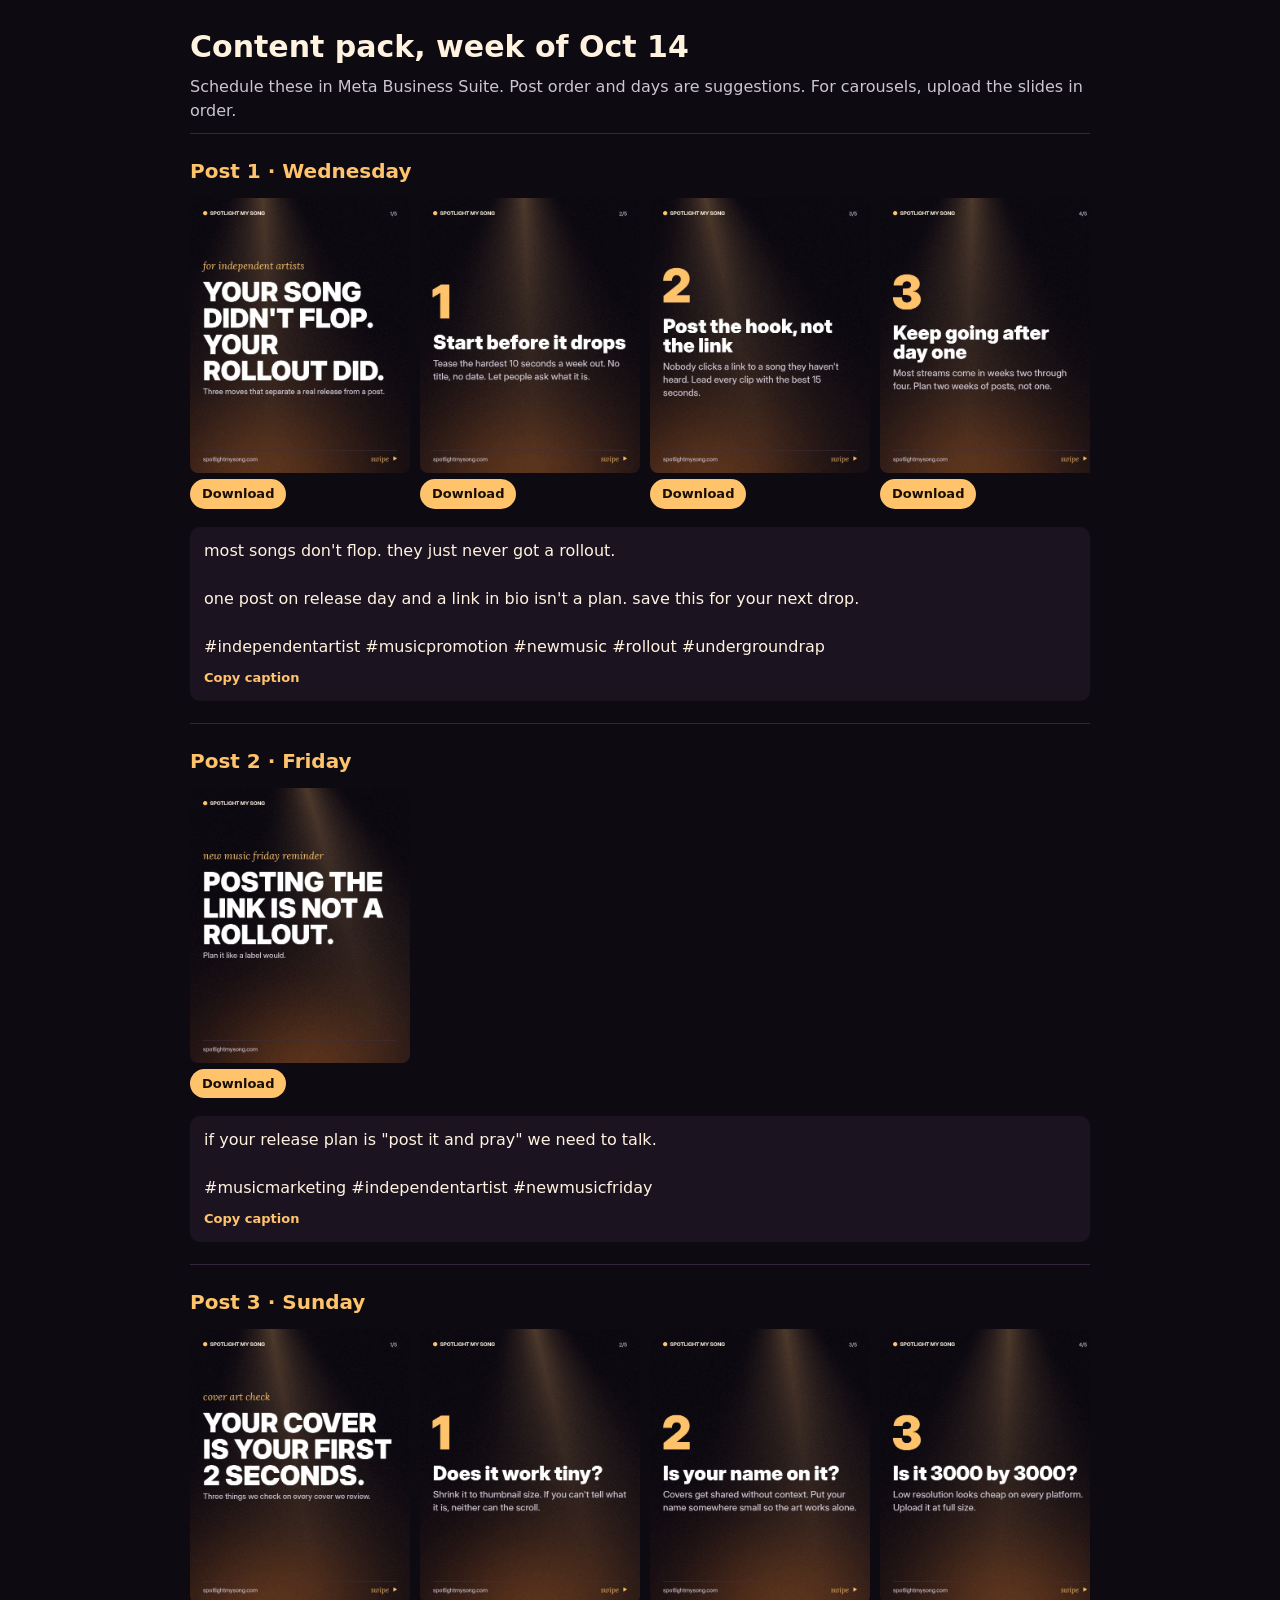
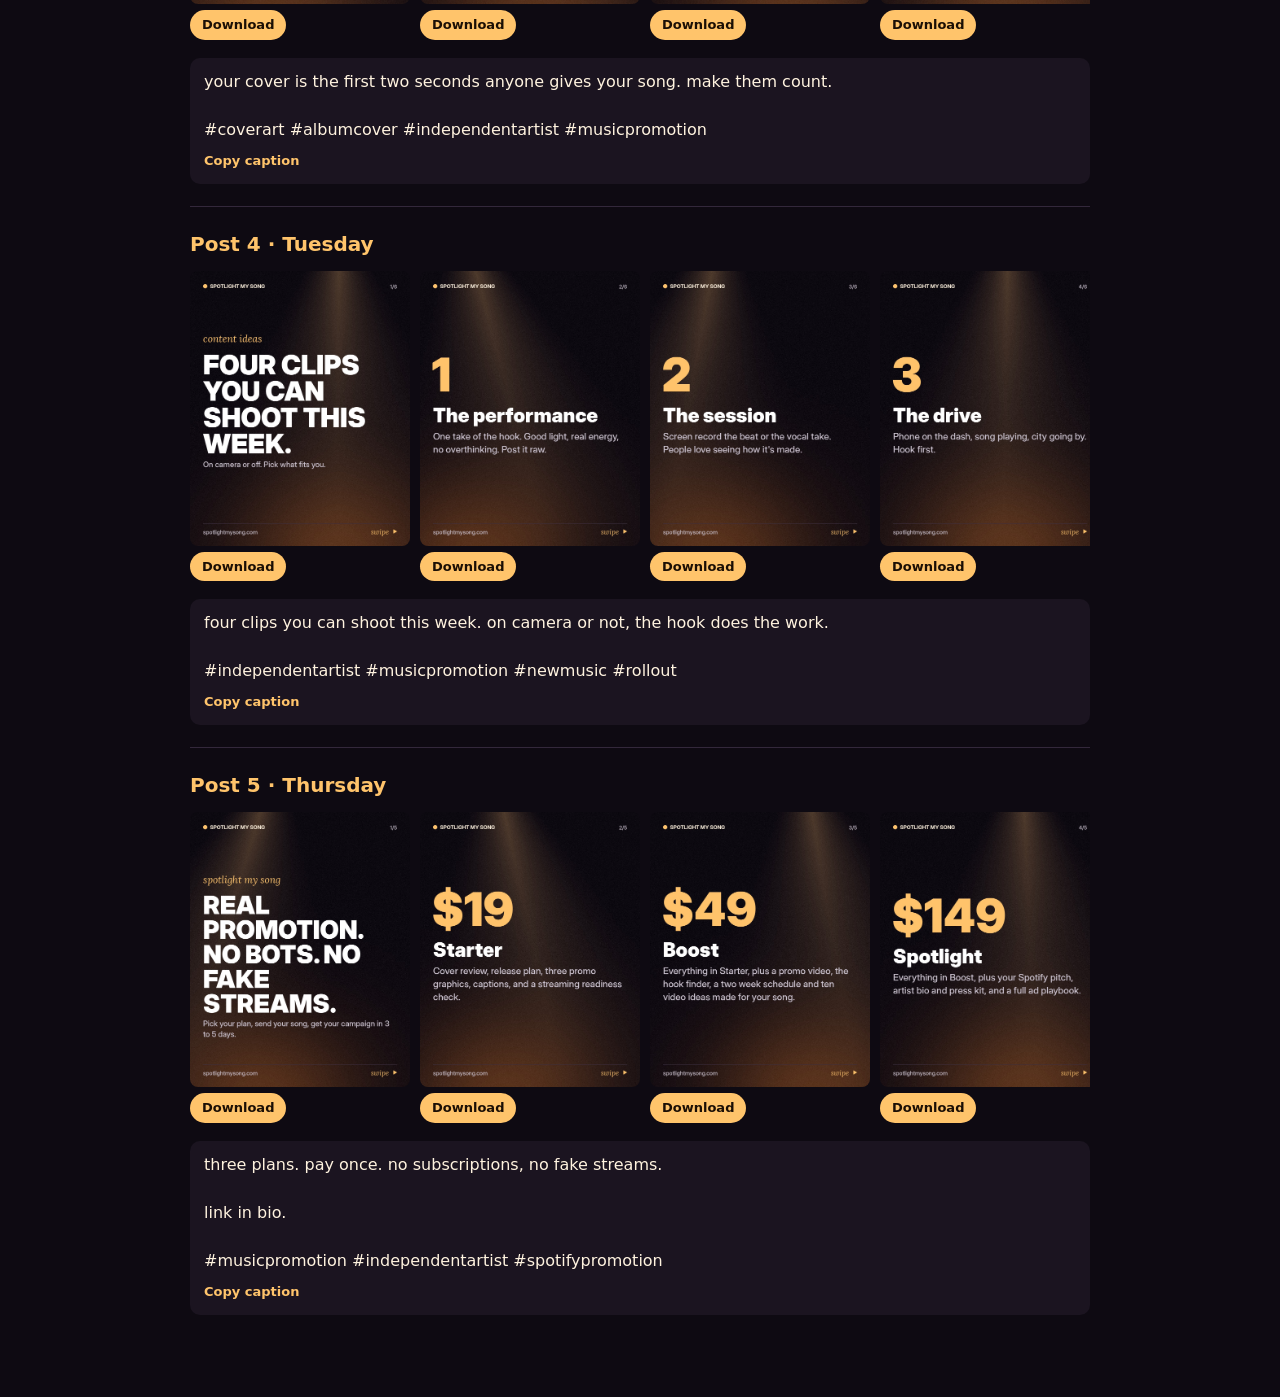
<file: p/wk-oct14-cd74df71/index.html>
<!doctype html><html><head><meta charset="utf-8"><meta name="viewport" content="width=device-width, initial-scale=1"><meta name="robots" content="noindex, nofollow">
<title>Content pack Oct 14</title><style>
body{margin:0;background:#0E0A12;color:#FFF3DF;font-family:system-ui,sans-serif;font-size:16px;line-height:1.5}
.w{max-width:900px;margin:0 auto;padding:24px 16px 60px} h1{font-size:30px;margin:0 0 6px} .sub{color:#CDC4D2;margin:0 0 10px}
section{border-top:1px solid #33283B;padding:22px 0} h2{color:#FFC46B;font-size:20px;margin:0 0 12px}
.row{display:flex;gap:10px;overflow-x:auto;padding-bottom:6px} figure{margin:0;flex:0 0 220px} figure img{width:100%;border-radius:8px;display:block}
figure a{display:inline-block;margin-top:6px;font-size:13px;font-weight:700;color:#1B0F05;background:#FFC46B;padding:5px 12px;border-radius:99px;text-decoration:none}
.cap{background:#1B1420;border-radius:10px;padding:12px 14px;margin-top:12px} .cap p{margin:0 0 6px;white-space:pre-wrap}
.copy{font:inherit;font-size:13px;font-weight:700;color:#FFC46B;background:none;border:0;padding:0;cursor:pointer}
</style></head><body><div class="w"><h1>Content pack, week of Oct 14</h1>
<p class="sub">Schedule these in Meta Business Suite. Post order and days are suggestions. For carousels, upload the slides in order.</p><section><h2>Post 1 · Wednesday</h2><div class="row"><figure><img src="post1_1.jpg" alt=""><a href="post1_1.jpg" download>Download</a></figure><figure><img src="post1_2.jpg" alt=""><a href="post1_2.jpg" download>Download</a></figure><figure><img src="post1_3.jpg" alt=""><a href="post1_3.jpg" download>Download</a></figure><figure><img src="post1_4.jpg" alt=""><a href="post1_4.jpg" download>Download</a></figure><figure><img src="post1_5.jpg" alt=""><a href="post1_5.jpg" download>Download</a></figure></div><div class="cap"><p>most songs don&#x27;t flop. they just never got a rollout.

one post on release day and a link in bio isn&#x27;t a plan. save this for your next drop.

#independentartist #musicpromotion #newmusic #rollout #undergroundrap</p><button class="copy">Copy caption</button></div></section><section><h2>Post 2 · Friday</h2><div class="row"><figure><img src="post2_1.jpg" alt=""><a href="post2_1.jpg" download>Download</a></figure></div><div class="cap"><p>if your release plan is &quot;post it and pray&quot; we need to talk.

#musicmarketing #independentartist #newmusicfriday</p><button class="copy">Copy caption</button></div></section><section><h2>Post 3 · Sunday</h2><div class="row"><figure><img src="post3_1.jpg" alt=""><a href="post3_1.jpg" download>Download</a></figure><figure><img src="post3_2.jpg" alt=""><a href="post3_2.jpg" download>Download</a></figure><figure><img src="post3_3.jpg" alt=""><a href="post3_3.jpg" download>Download</a></figure><figure><img src="post3_4.jpg" alt=""><a href="post3_4.jpg" download>Download</a></figure><figure><img src="post3_5.jpg" alt=""><a href="post3_5.jpg" download>Download</a></figure></div><div class="cap"><p>your cover is the first two seconds anyone gives your song. make them count.

#coverart #albumcover #independentartist #musicpromotion</p><button class="copy">Copy caption</button></div></section><section><h2>Post 4 · Tuesday</h2><div class="row"><figure><img src="post4_1.jpg" alt=""><a href="post4_1.jpg" download>Download</a></figure><figure><img src="post4_2.jpg" alt=""><a href="post4_2.jpg" download>Download</a></figure><figure><img src="post4_3.jpg" alt=""><a href="post4_3.jpg" download>Download</a></figure><figure><img src="post4_4.jpg" alt=""><a href="post4_4.jpg" download>Download</a></figure><figure><img src="post4_5.jpg" alt=""><a href="post4_5.jpg" download>Download</a></figure><figure><img src="post4_6.jpg" alt=""><a href="post4_6.jpg" download>Download</a></figure></div><div class="cap"><p>four clips you can shoot this week. on camera or not, the hook does the work.

#independentartist #musicpromotion #newmusic #rollout</p><button class="copy">Copy caption</button></div></section><section><h2>Post 5 · Thursday</h2><div class="row"><figure><img src="post5_1.jpg" alt=""><a href="post5_1.jpg" download>Download</a></figure><figure><img src="post5_2.jpg" alt=""><a href="post5_2.jpg" download>Download</a></figure><figure><img src="post5_3.jpg" alt=""><a href="post5_3.jpg" download>Download</a></figure><figure><img src="post5_4.jpg" alt=""><a href="post5_4.jpg" download>Download</a></figure><figure><img src="post5_5.jpg" alt=""><a href="post5_5.jpg" download>Download</a></figure></div><div class="cap"><p>three plans. pay once. no subscriptions, no fake streams.

link in bio.

#musicpromotion #independentartist #spotifypromotion</p><button class="copy">Copy caption</button></div></section></div>
<script>document.addEventListener('click',e=>{if(!e.target.classList.contains('copy'))return;navigator.clipboard.writeText(e.target.previousElementSibling.textContent);e.target.textContent='Copied';setTimeout(()=>e.target.textContent='Copy caption',1500)});</script>
</body></html>
</file>
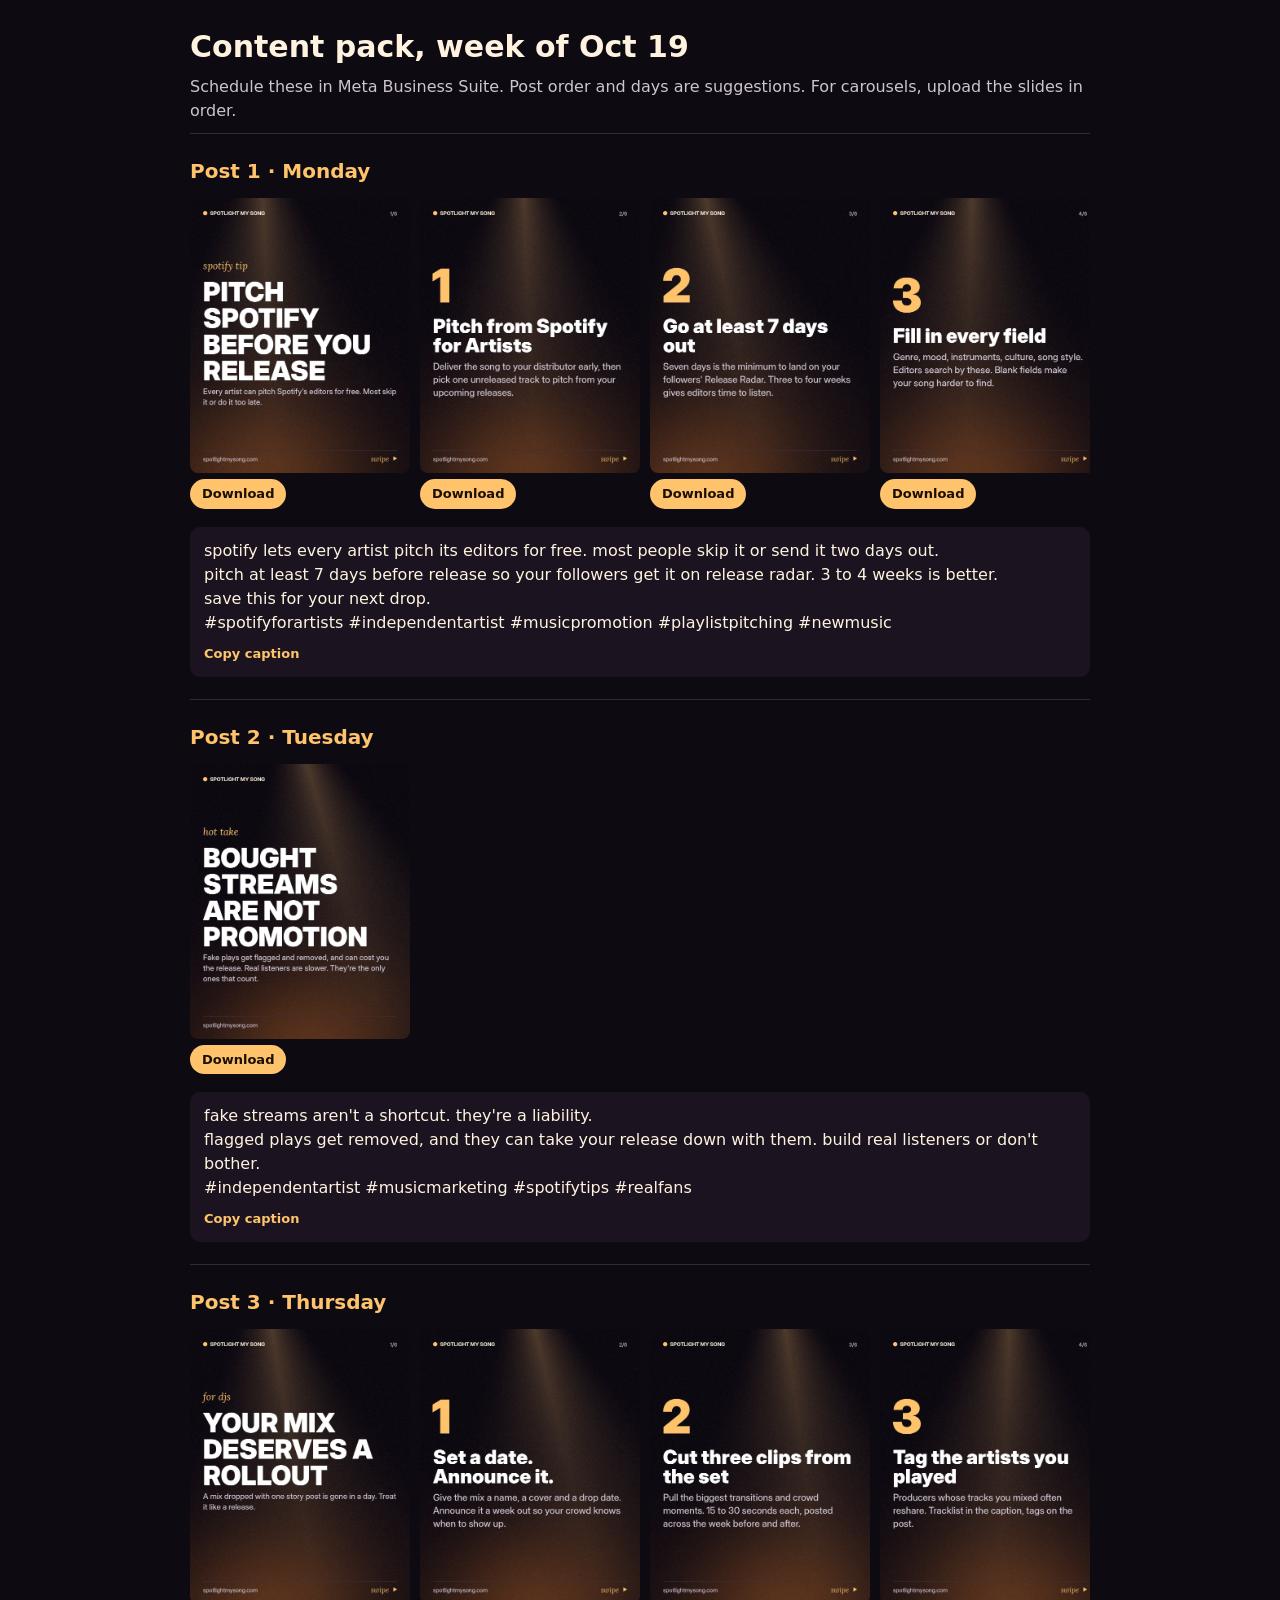
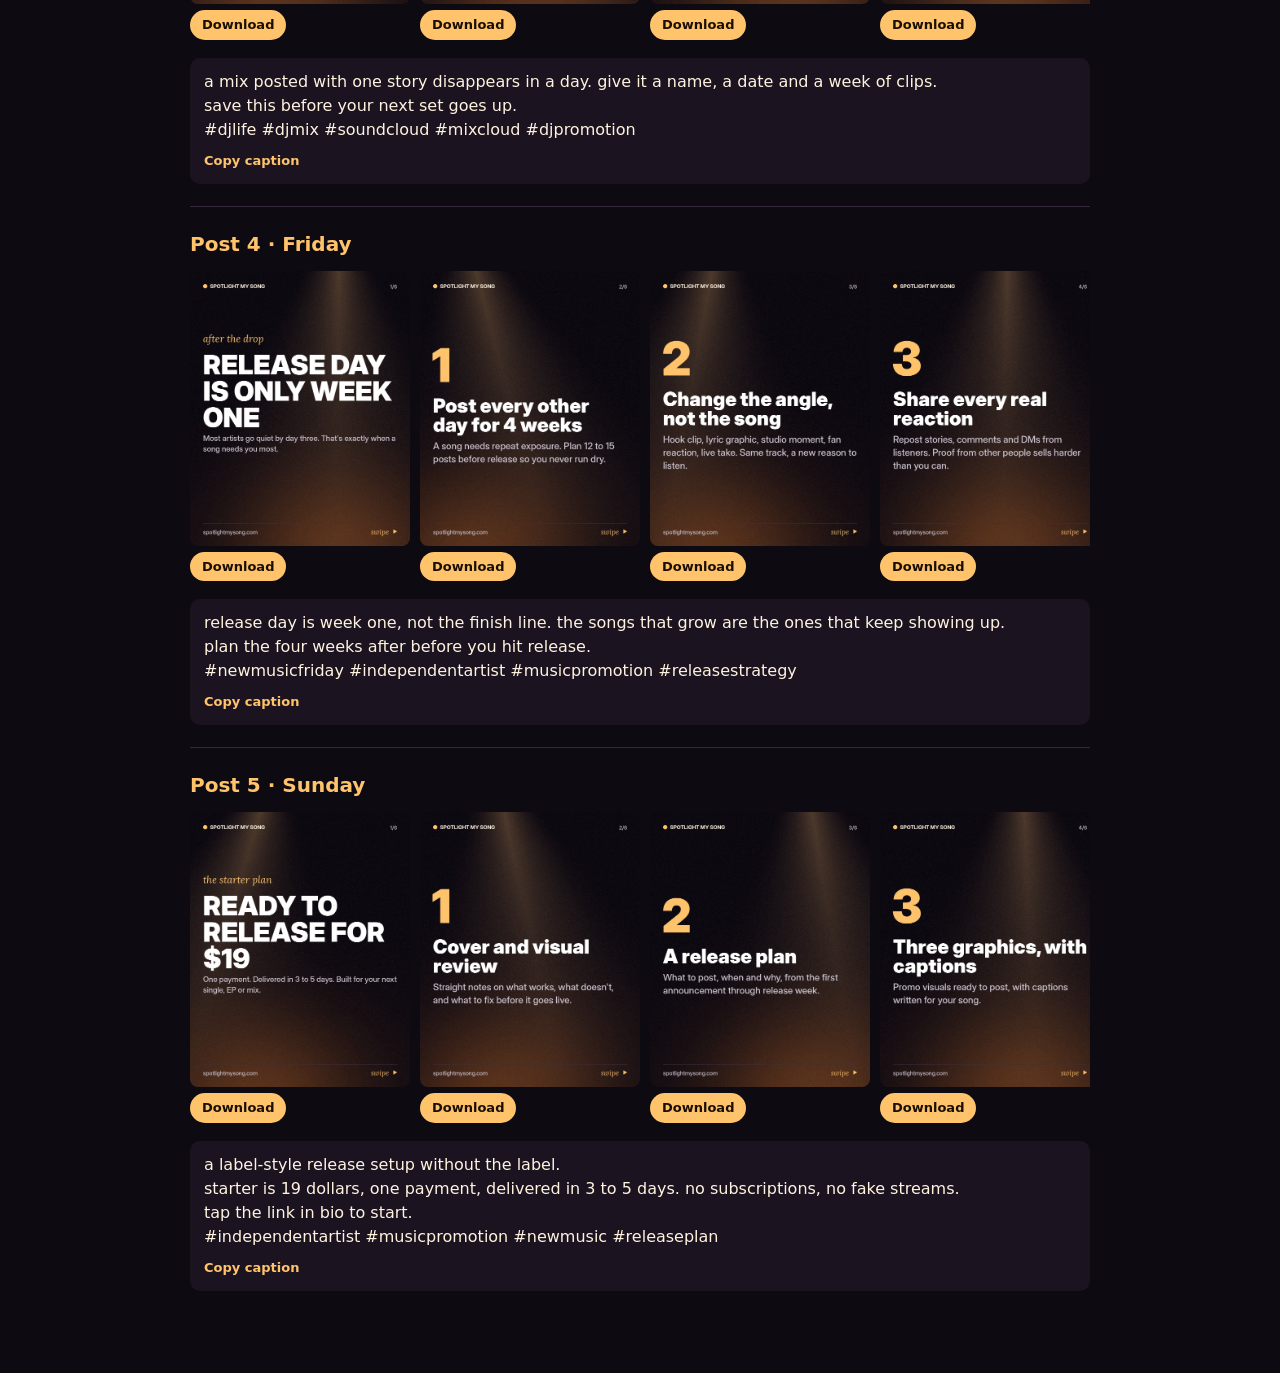
<file: p/wk-oct19-166285d4/index.html>
<!doctype html><html><head><meta charset="utf-8"><meta name="color-scheme" content="dark"><meta name="darkreader-lock"><meta name="viewport" content="width=device-width, initial-scale=1"><meta name="robots" content="noindex, nofollow">
<title>Content pack Oct 19</title><style>
body{margin:0;background:#0E0A12;color:#FFF3DF;font-family:system-ui,sans-serif;font-size:16px;line-height:1.5}
.w{max-width:900px;margin:0 auto;padding:24px 16px 60px} h1{font-size:30px;margin:0 0 6px} .sub{color:#CDC4D2;margin:0 0 10px}
section{border-top:1px solid #33283B;padding:22px 0} h2{color:#FFC46B;font-size:20px;margin:0 0 12px}
.row{display:flex;gap:10px;overflow-x:auto;padding-bottom:6px} figure{margin:0;flex:0 0 220px} figure img{width:100%;border-radius:8px;display:block}
figure a{display:inline-block;margin-top:6px;font-size:13px;font-weight:700;color:#1B0F05;background:#FFC46B;padding:5px 12px;border-radius:99px;text-decoration:none;-webkit-text-fill-color:#1B0F05}
.cap{background:#1B1420;border-radius:10px;padding:12px 14px;margin-top:12px} .cap p{margin:0 0 6px;white-space:pre-wrap}
.copy{font:inherit;font-size:13px;font-weight:700;color:#FFC46B;background:none;border:0;padding:0;cursor:pointer}
</style></head><body><div class="w"><h1>Content pack, week of Oct 19</h1>
<p class="sub">Schedule these in Meta Business Suite. Post order and days are suggestions. For carousels, upload the slides in order.</p><section><h2>Post 1 · Monday</h2><div class="row"><figure><img src="post1_1.jpg" alt=""><a href="post1_1.jpg" download>Download</a></figure><figure><img src="post1_2.jpg" alt=""><a href="post1_2.jpg" download>Download</a></figure><figure><img src="post1_3.jpg" alt=""><a href="post1_3.jpg" download>Download</a></figure><figure><img src="post1_4.jpg" alt=""><a href="post1_4.jpg" download>Download</a></figure><figure><img src="post1_5.jpg" alt=""><a href="post1_5.jpg" download>Download</a></figure><figure><img src="post1_6.jpg" alt=""><a href="post1_6.jpg" download>Download</a></figure></div><div class="cap"><p>spotify lets every artist pitch its editors for free. most people skip it or send it two days out.
pitch at least 7 days before release so your followers get it on release radar. 3 to 4 weeks is better.
save this for your next drop.
#spotifyforartists #independentartist #musicpromotion #playlistpitching #newmusic</p><button class="copy">Copy caption</button></div></section><section><h2>Post 2 · Tuesday</h2><div class="row"><figure><img src="post2_1.jpg" alt=""><a href="post2_1.jpg" download>Download</a></figure></div><div class="cap"><p>fake streams aren&#x27;t a shortcut. they&#x27;re a liability.
flagged plays get removed, and they can take your release down with them. build real listeners or don&#x27;t bother.
#independentartist #musicmarketing #spotifytips #realfans</p><button class="copy">Copy caption</button></div></section><section><h2>Post 3 · Thursday</h2><div class="row"><figure><img src="post3_1.jpg" alt=""><a href="post3_1.jpg" download>Download</a></figure><figure><img src="post3_2.jpg" alt=""><a href="post3_2.jpg" download>Download</a></figure><figure><img src="post3_3.jpg" alt=""><a href="post3_3.jpg" download>Download</a></figure><figure><img src="post3_4.jpg" alt=""><a href="post3_4.jpg" download>Download</a></figure><figure><img src="post3_5.jpg" alt=""><a href="post3_5.jpg" download>Download</a></figure><figure><img src="post3_6.jpg" alt=""><a href="post3_6.jpg" download>Download</a></figure></div><div class="cap"><p>a mix posted with one story disappears in a day. give it a name, a date and a week of clips.
save this before your next set goes up.
#djlife #djmix #soundcloud #mixcloud #djpromotion</p><button class="copy">Copy caption</button></div></section><section><h2>Post 4 · Friday</h2><div class="row"><figure><img src="post4_1.jpg" alt=""><a href="post4_1.jpg" download>Download</a></figure><figure><img src="post4_2.jpg" alt=""><a href="post4_2.jpg" download>Download</a></figure><figure><img src="post4_3.jpg" alt=""><a href="post4_3.jpg" download>Download</a></figure><figure><img src="post4_4.jpg" alt=""><a href="post4_4.jpg" download>Download</a></figure><figure><img src="post4_5.jpg" alt=""><a href="post4_5.jpg" download>Download</a></figure><figure><img src="post4_6.jpg" alt=""><a href="post4_6.jpg" download>Download</a></figure></div><div class="cap"><p>release day is week one, not the finish line. the songs that grow are the ones that keep showing up.
plan the four weeks after before you hit release.
#newmusicfriday #independentartist #musicpromotion #releasestrategy</p><button class="copy">Copy caption</button></div></section><section><h2>Post 5 · Sunday</h2><div class="row"><figure><img src="post5_1.jpg" alt=""><a href="post5_1.jpg" download>Download</a></figure><figure><img src="post5_2.jpg" alt=""><a href="post5_2.jpg" download>Download</a></figure><figure><img src="post5_3.jpg" alt=""><a href="post5_3.jpg" download>Download</a></figure><figure><img src="post5_4.jpg" alt=""><a href="post5_4.jpg" download>Download</a></figure><figure><img src="post5_5.jpg" alt=""><a href="post5_5.jpg" download>Download</a></figure><figure><img src="post5_6.jpg" alt=""><a href="post5_6.jpg" download>Download</a></figure></div><div class="cap"><p>a label-style release setup without the label.
starter is 19 dollars, one payment, delivered in 3 to 5 days. no subscriptions, no fake streams.
tap the link in bio to start.
#independentartist #musicpromotion #newmusic #releaseplan</p><button class="copy">Copy caption</button></div></section></div>
<script>document.addEventListener('click',e=>{if(!e.target.classList.contains('copy'))return;navigator.clipboard.writeText(e.target.previousElementSibling.textContent);e.target.textContent='Copied';setTimeout(()=>e.target.textContent='Copy caption',1500)});</script>
</body></html>
</file>
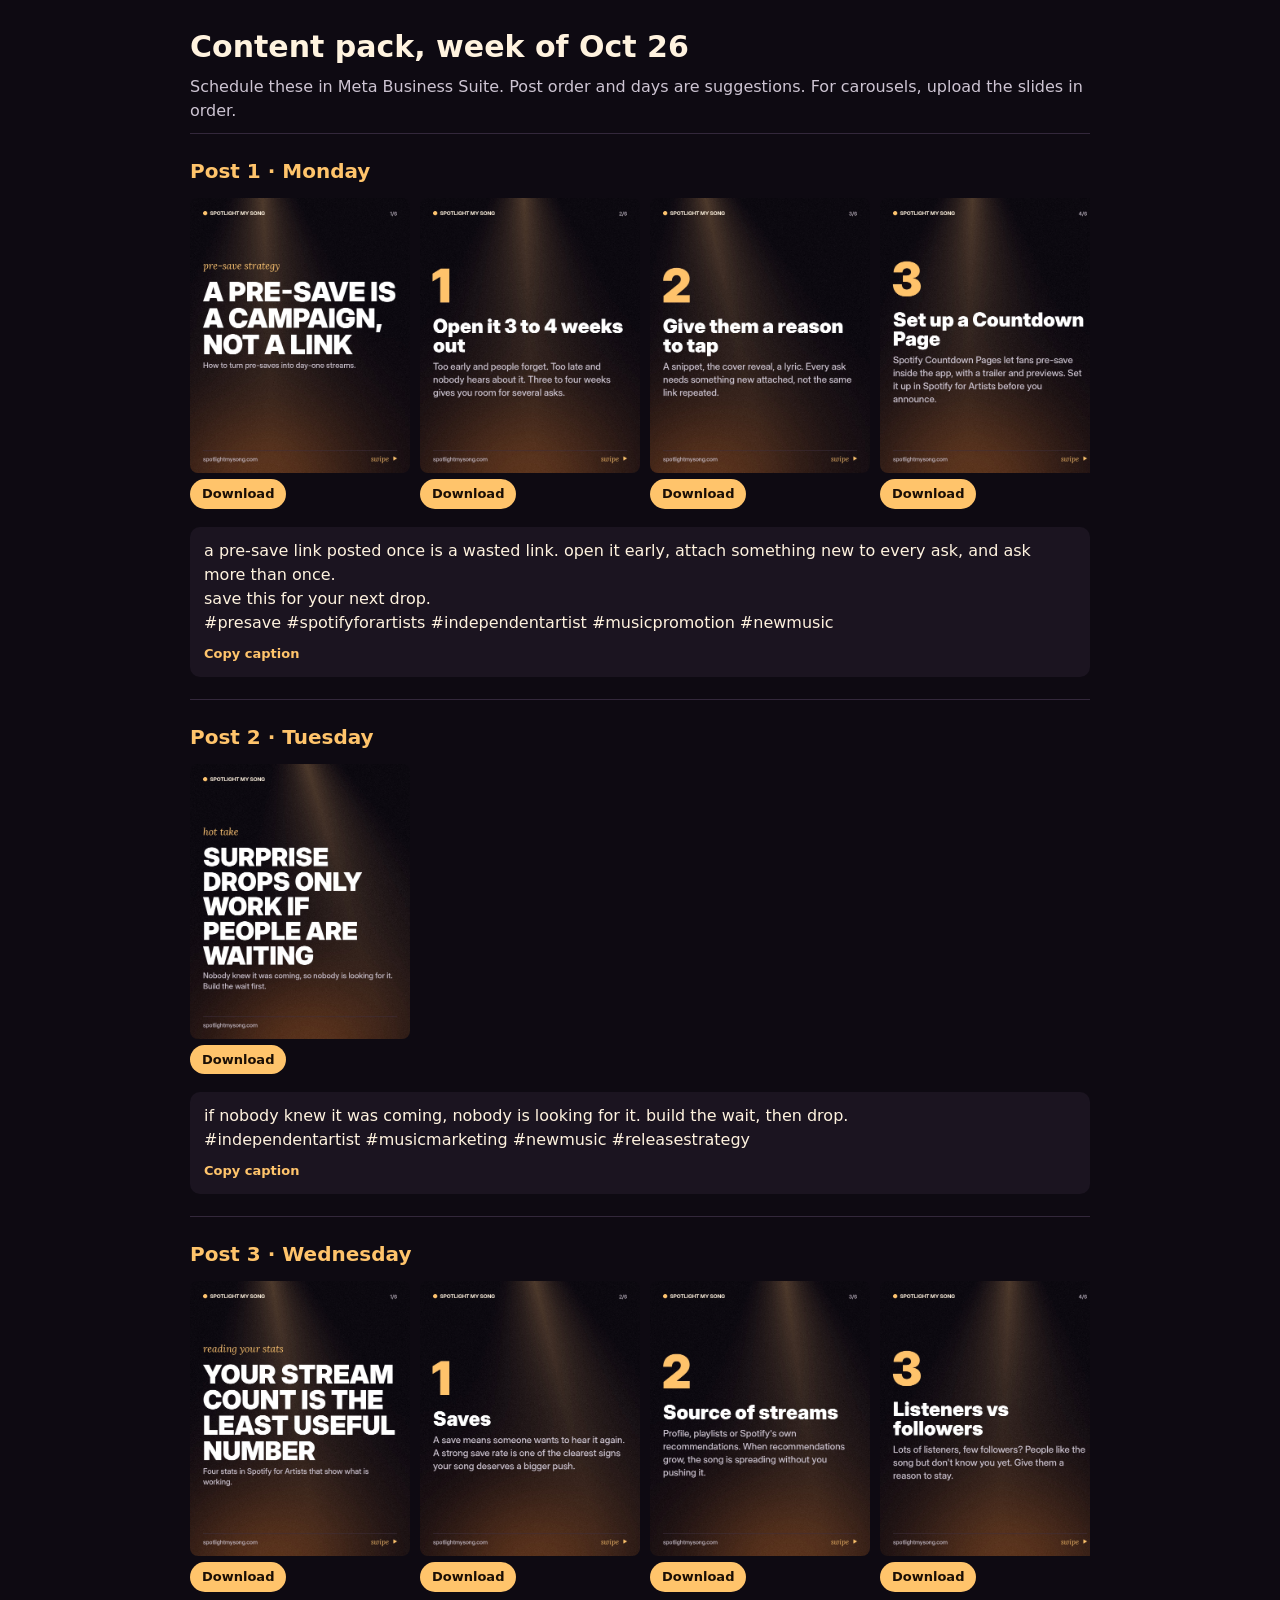
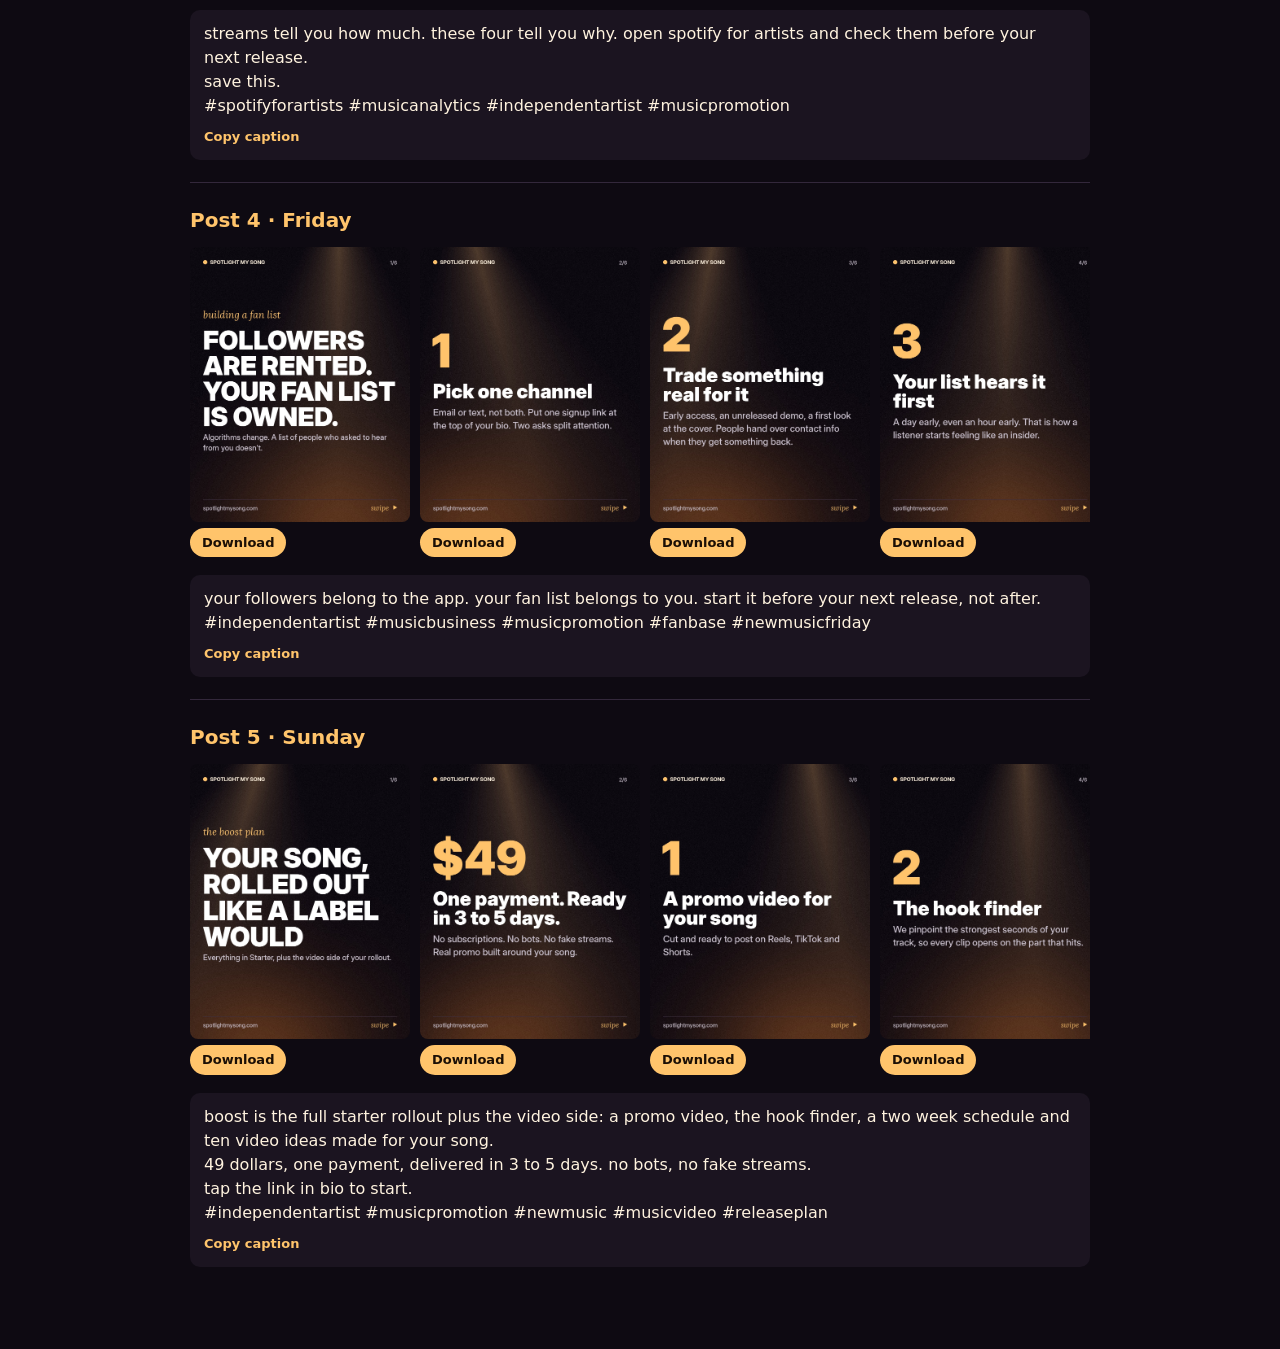
<file: p/wk-oct26-996fbe01/index.html>
<!doctype html><html><head><meta charset="utf-8"><meta name="color-scheme" content="dark"><meta name="darkreader-lock"><meta name="viewport" content="width=device-width, initial-scale=1"><meta name="robots" content="noindex, nofollow">
<title>Content pack Oct 26</title><style>
body{margin:0;background:#0E0A12;color:#FFF3DF;font-family:system-ui,sans-serif;font-size:16px;line-height:1.5}
.w{max-width:900px;margin:0 auto;padding:24px 16px 60px} h1{font-size:30px;margin:0 0 6px} .sub{color:#CDC4D2;margin:0 0 10px}
section{border-top:1px solid #33283B;padding:22px 0} h2{color:#FFC46B;font-size:20px;margin:0 0 12px}
.row{display:flex;gap:10px;overflow-x:auto;padding-bottom:6px} figure{margin:0;flex:0 0 220px} figure img{width:100%;border-radius:8px;display:block}
figure a{display:inline-block;margin-top:6px;font-size:13px;font-weight:700;color:#1B0F05;background:#FFC46B;padding:5px 12px;border-radius:99px;text-decoration:none;-webkit-text-fill-color:#1B0F05}
.cap{background:#1B1420;border-radius:10px;padding:12px 14px;margin-top:12px} .cap p{margin:0 0 6px;white-space:pre-wrap}
.copy{font:inherit;font-size:13px;font-weight:700;color:#FFC46B;background:none;border:0;padding:0;cursor:pointer}
</style></head><body><div class="w"><h1>Content pack, week of Oct 26</h1>
<p class="sub">Schedule these in Meta Business Suite. Post order and days are suggestions. For carousels, upload the slides in order.</p><section><h2>Post 1 · Monday</h2><div class="row"><figure><img src="post1_1.jpg" alt=""><a href="post1_1.jpg" download>Download</a></figure><figure><img src="post1_2.jpg" alt=""><a href="post1_2.jpg" download>Download</a></figure><figure><img src="post1_3.jpg" alt=""><a href="post1_3.jpg" download>Download</a></figure><figure><img src="post1_4.jpg" alt=""><a href="post1_4.jpg" download>Download</a></figure><figure><img src="post1_5.jpg" alt=""><a href="post1_5.jpg" download>Download</a></figure><figure><img src="post1_6.jpg" alt=""><a href="post1_6.jpg" download>Download</a></figure></div><div class="cap"><p>a pre-save link posted once is a wasted link. open it early, attach something new to every ask, and ask more than once.
save this for your next drop.
#presave #spotifyforartists #independentartist #musicpromotion #newmusic</p><button class="copy">Copy caption</button></div></section><section><h2>Post 2 · Tuesday</h2><div class="row"><figure><img src="post2_1.jpg" alt=""><a href="post2_1.jpg" download>Download</a></figure></div><div class="cap"><p>if nobody knew it was coming, nobody is looking for it. build the wait, then drop.
#independentartist #musicmarketing #newmusic #releasestrategy</p><button class="copy">Copy caption</button></div></section><section><h2>Post 3 · Wednesday</h2><div class="row"><figure><img src="post3_1.jpg" alt=""><a href="post3_1.jpg" download>Download</a></figure><figure><img src="post3_2.jpg" alt=""><a href="post3_2.jpg" download>Download</a></figure><figure><img src="post3_3.jpg" alt=""><a href="post3_3.jpg" download>Download</a></figure><figure><img src="post3_4.jpg" alt=""><a href="post3_4.jpg" download>Download</a></figure><figure><img src="post3_5.jpg" alt=""><a href="post3_5.jpg" download>Download</a></figure><figure><img src="post3_6.jpg" alt=""><a href="post3_6.jpg" download>Download</a></figure></div><div class="cap"><p>streams tell you how much. these four tell you why. open spotify for artists and check them before your next release.
save this.
#spotifyforartists #musicanalytics #independentartist #musicpromotion</p><button class="copy">Copy caption</button></div></section><section><h2>Post 4 · Friday</h2><div class="row"><figure><img src="post4_1.jpg" alt=""><a href="post4_1.jpg" download>Download</a></figure><figure><img src="post4_2.jpg" alt=""><a href="post4_2.jpg" download>Download</a></figure><figure><img src="post4_3.jpg" alt=""><a href="post4_3.jpg" download>Download</a></figure><figure><img src="post4_4.jpg" alt=""><a href="post4_4.jpg" download>Download</a></figure><figure><img src="post4_5.jpg" alt=""><a href="post4_5.jpg" download>Download</a></figure><figure><img src="post4_6.jpg" alt=""><a href="post4_6.jpg" download>Download</a></figure></div><div class="cap"><p>your followers belong to the app. your fan list belongs to you. start it before your next release, not after.
#independentartist #musicbusiness #musicpromotion #fanbase #newmusicfriday</p><button class="copy">Copy caption</button></div></section><section><h2>Post 5 · Sunday</h2><div class="row"><figure><img src="post5_1.jpg" alt=""><a href="post5_1.jpg" download>Download</a></figure><figure><img src="post5_2.jpg" alt=""><a href="post5_2.jpg" download>Download</a></figure><figure><img src="post5_3.jpg" alt=""><a href="post5_3.jpg" download>Download</a></figure><figure><img src="post5_4.jpg" alt=""><a href="post5_4.jpg" download>Download</a></figure><figure><img src="post5_5.jpg" alt=""><a href="post5_5.jpg" download>Download</a></figure><figure><img src="post5_6.jpg" alt=""><a href="post5_6.jpg" download>Download</a></figure></div><div class="cap"><p>boost is the full starter rollout plus the video side: a promo video, the hook finder, a two week schedule and ten video ideas made for your song.
49 dollars, one payment, delivered in 3 to 5 days. no bots, no fake streams.
tap the link in bio to start.
#independentartist #musicpromotion #newmusic #musicvideo #releaseplan</p><button class="copy">Copy caption</button></div></section></div>
<script>document.addEventListener('click',e=>{if(!e.target.classList.contains('copy'))return;navigator.clipboard.writeText(e.target.previousElementSibling.textContent);e.target.textContent='Copied';setTimeout(()=>e.target.textContent='Copy caption',1500)});</script>
</body></html>
</file>
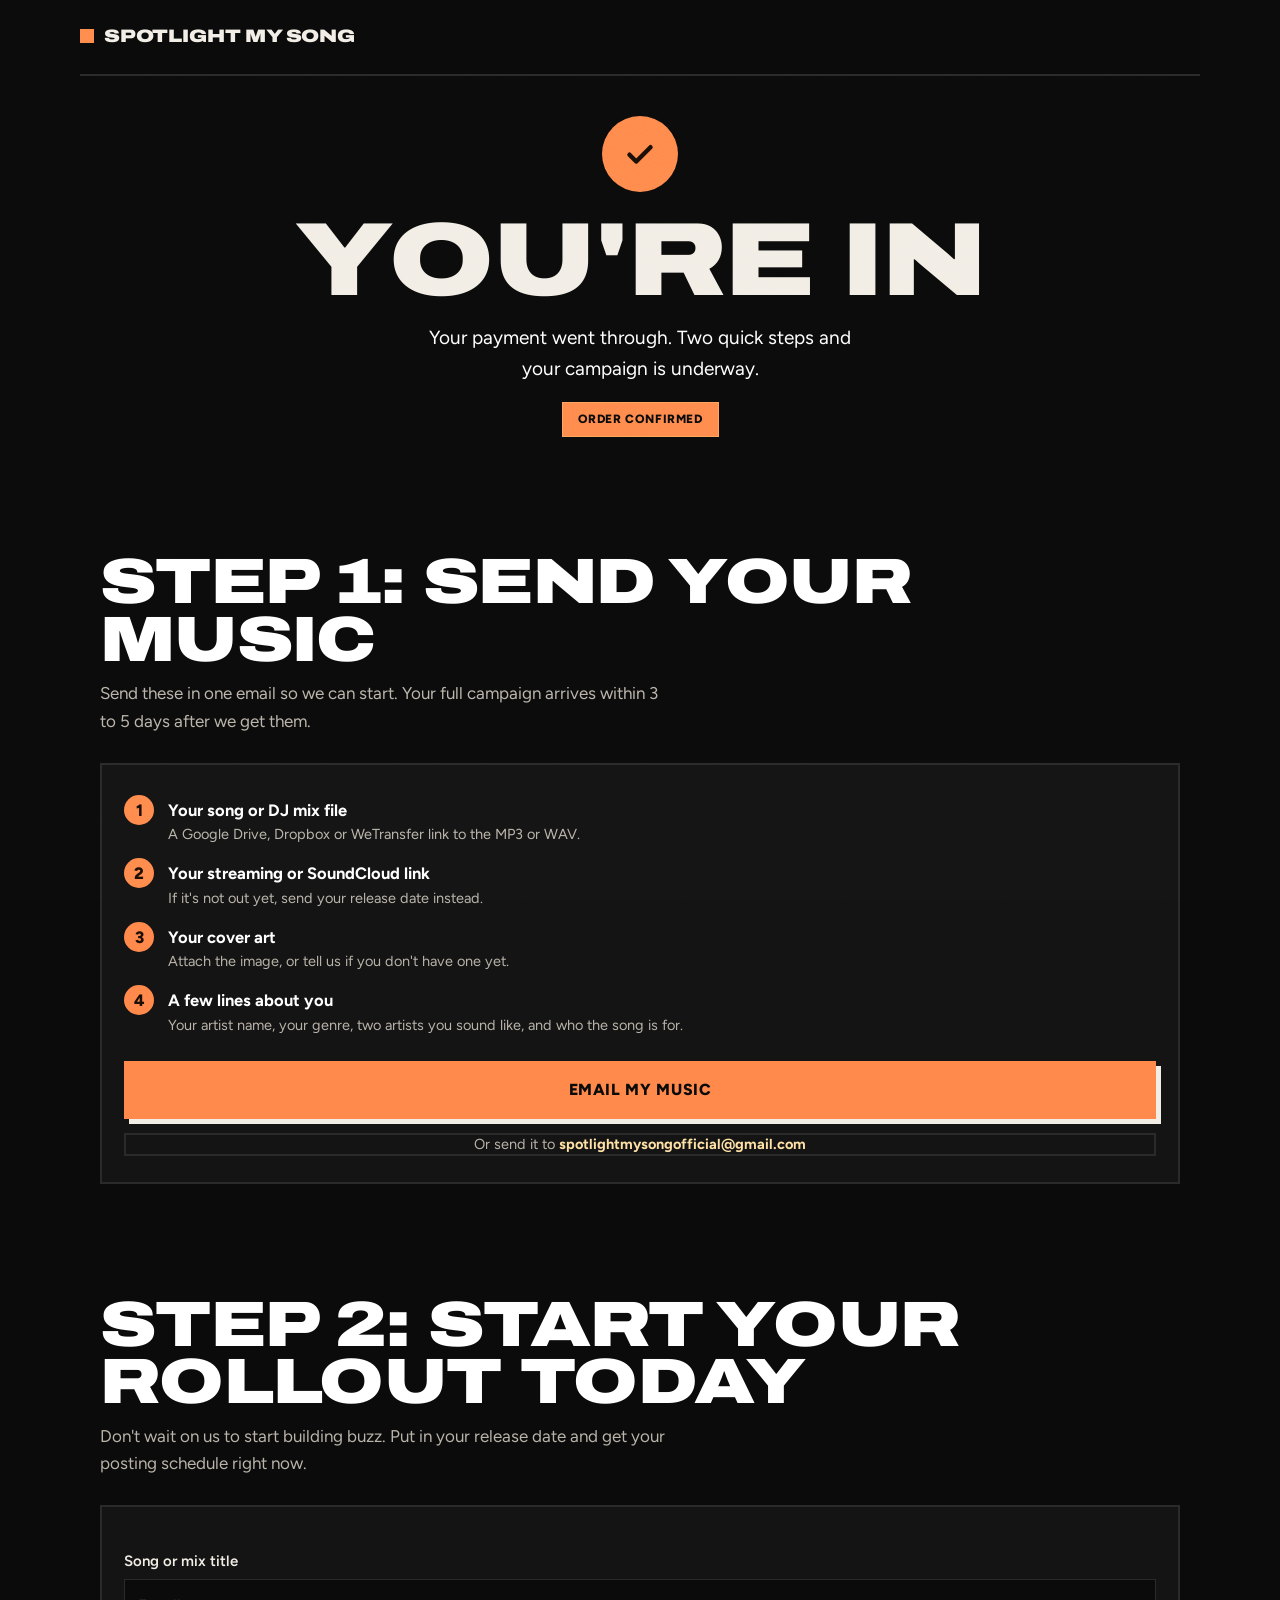
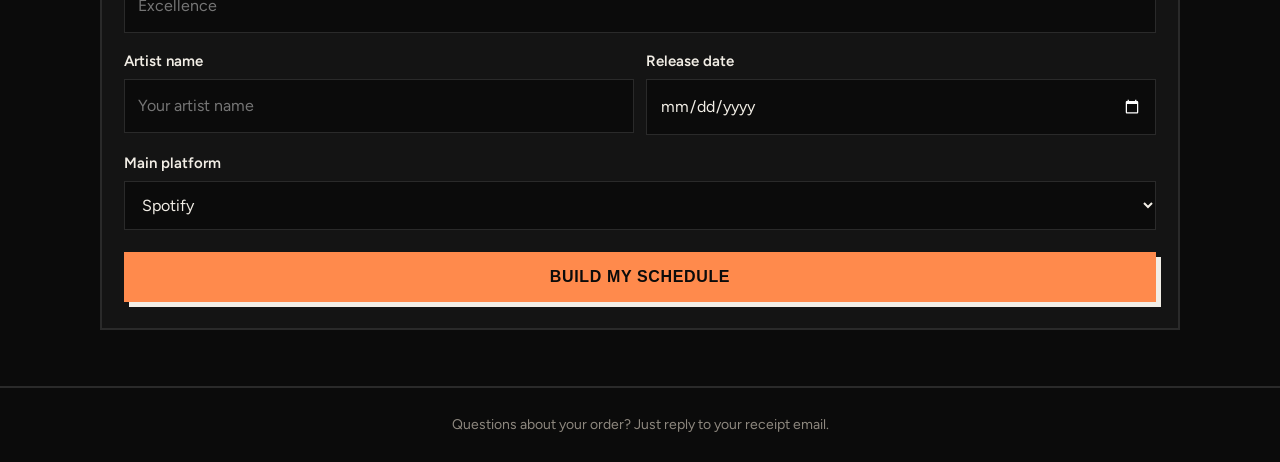
<file: thanks.html>
<!doctype html>
<html lang="en">
<head>
<meta charset="utf-8">
<meta name="viewport" content="width=device-width, initial-scale=1">
<title>You're In | Spotlight My Song</title>
<meta name="robots" content="noindex">
<link rel="preconnect" href="https://fonts.googleapis.com">
<link rel="preconnect" href="https://fonts.gstatic.com" crossorigin>
<link href="https://fonts.googleapis.com/css2?family=Big+Shoulders+Display:wght@700;800;900&family=Figtree:wght@400;500;600;700&display=swap" rel="stylesheet">
<style>
:root{
  --night:#0E0A12;
  --night-2:#18111E;
  --night-3:#221828;
  --line:#33283B;
  --cream:#FFF3DF;
  --smoke:#D9CFDC;
  --tungsten:#FFC46B;
  --amber:#FF9A2E;
  --ember:#E2572F;
  --rose:#E8547F;
}
*{box-sizing:border-box;margin:0;padding:0}
html{scroll-behavior:smooth}
body{background:var(--night);color:var(--cream);font-family:Figtree,system-ui,sans-serif;font-size:17px;line-height:1.6;overflow-x:hidden;-webkit-font-smoothing:antialiased}
a{color:inherit;text-decoration:none}
:focus-visible{outline:2px solid var(--tungsten);outline-offset:3px;border-radius:6px}
.wrap{max-width:1120px;margin:0 auto;padding:0 20px}
.display{font-family:"Big Shoulders Display",Impact,sans-serif;font-weight:900;text-transform:uppercase;line-height:.9;letter-spacing:.005em}

/* film grain over everything, like a photo taken in a venue */
body::after{content:"";position:fixed;inset:0;pointer-events:none;z-index:100;opacity:.09;mix-blend-mode:overlay;
  background-image:url("data:image/svg+xml,%3Csvg xmlns='http://www.w3.org/2000/svg' width='160' height='160'%3E%3Cfilter id='n'%3E%3CfeTurbulence type='fractalNoise' baseFrequency='.9' numOctaves='2' stitchTiles='stitch'/%3E%3C/filter%3E%3Crect width='100%25' height='100%25' filter='url(%23n)'/%3E%3C/svg%3E")}

/* buttons */
.btn{display:inline-flex;align-items:center;justify-content:center;gap:8px;font-weight:700;font-size:16px;padding:16px 30px;border-radius:999px;
  background:linear-gradient(135deg,#FFE0A3,var(--tungsten) 35%,var(--amber));color:#1B0F05;
  box-shadow:0 0 0 1px rgba(255,214,150,.6) inset,0 10px 40px rgba(255,154,46,.35);transition:transform .15s,box-shadow .15s}
.btn:hover{transform:translateY(-2px);box-shadow:0 0 0 1px rgba(255,214,150,.8) inset,0 14px 50px rgba(255,154,46,.5)}
.btn.line{background:rgba(255,243,223,.04);color:var(--cream);box-shadow:0 0 0 1px rgba(255,243,223,.28) inset;backdrop-filter:blur(6px)}


.top{padding:22px 0}
.logo{display:inline-flex;align-items:center;gap:10px;font-family:"Big Shoulders Display",Impact,sans-serif;font-weight:800;font-size:20px;text-transform:uppercase;letter-spacing:.02em;white-space:nowrap}
.logo svg{width:24px;height:24px}
.hero{position:relative;text-align:center;padding:40px 0 60px;overflow:hidden;
  background:radial-gradient(70% 80% at 50% 0%,rgba(255,196,107,.28),transparent 70%)}
.check{width:76px;height:76px;border-radius:50%;margin:0 auto 22px;display:grid;place-items:center;
  background:linear-gradient(135deg,#FFE0A3,var(--tungsten) 40%,var(--amber));box-shadow:0 0 50px rgba(255,170,80,.5)}
.check svg{width:36px;height:36px;stroke:#1B0F05;stroke-width:3;fill:none;stroke-linecap:round;stroke-linejoin:round}
h1{font-size:clamp(52px,12vw,104px);color:#fff}
.lead{color:#fff;font-size:19px;max-width:36ch;margin:16px auto 0}
.plan-pill{display:inline-block;margin-top:18px;font-weight:700;font-size:15px;padding:8px 16px;border-radius:999px;background:rgba(255,196,107,.14);box-shadow:0 0 0 1px rgba(255,196,107,.45) inset;color:#FFE1A6}
section{padding:56px 0}
.h2{font-size:clamp(40px,7vw,64px);color:#fff}
.sub{color:var(--smoke);font-size:17px;max-width:52ch;margin-top:12px}
.card{background:var(--night-3);border-radius:22px;padding:28px 24px;box-shadow:0 0 0 1px var(--line) inset;margin-top:28px}
.send ol{list-style:none;counter-reset:n;display:grid;gap:14px;margin:6px 0 24px}
.send li{position:relative;padding-left:44px;font-size:16.5px}
.send li::before{counter-increment:n;content:counter(n);position:absolute;left:0;top:-2px;width:30px;height:30px;border-radius:50%;
  display:grid;place-items:center;font-weight:800;color:#1B0F05;background:var(--tungsten)}
.send li b{color:#fff}
.send li span{display:block;color:var(--smoke);font-size:14.5px}
.mail{display:block;margin-top:14px;color:var(--smoke);font-size:14.5px;text-align:center}
.mail b{color:#FFE1A6}
.btn{width:100%}
label{display:block;font-weight:600;font-size:15px;margin:16px 0 6px}
input,select{width:100%;font:inherit;font-size:16px;color:var(--cream);background:var(--night);border:0;border-radius:12px;padding:14px;box-shadow:0 0 0 1px var(--line) inset}
input:focus,select:focus{outline:2px solid var(--tungsten)}
.row2{display:grid;grid-template-columns:1fr 1fr;gap:12px}
#plan{margin-top:28px;display:none}
.day{display:grid;grid-template-columns:86px 1fr;gap:14px;padding:18px 0;border-top:1px solid var(--line)}
.day:first-child{border-top:0}
.when{font-family:"Big Shoulders Display",Impact,sans-serif;font-weight:900;text-transform:uppercase;font-size:22px;line-height:1;color:var(--tungsten)}
.when small{display:block;font-family:Figtree,sans-serif;font-weight:600;font-size:12.5px;color:var(--smoke);text-transform:none;margin-top:5px}
.what b{color:#fff;font-size:16.5px}
.what p{color:var(--smoke);font-size:15px;margin-top:3px}
.cap{margin-top:8px;font-size:14.5px;color:#FFE1A6;background:rgba(255,196,107,.08);border-radius:10px;padding:10px 12px;position:relative}
.copy{margin-top:6px;font:inherit;font-size:13px;font-weight:700;color:var(--tungsten);background:none;border:0;cursor:pointer;padding:4px 0}
.note{color:var(--smoke);font-size:14.5px;margin-top:18px}
.gets{list-style:none;display:grid;gap:12px}
.gets li{position:relative;padding-left:30px;font-size:16.5px;color:#fff}
.gets li::before{content:"";position:absolute;left:0;top:4px;width:18px;height:18px;border-radius:50%;background:rgba(255,196,107,.18);box-shadow:0 0 0 1px rgba(255,196,107,.55) inset}
.gets li::after{content:"";position:absolute;left:6px;top:9px;width:6px;height:4px;border-left:2px solid var(--tungsten);border-bottom:2px solid var(--tungsten);transform:rotate(-45deg)}
.gets li.now{color:#FFE1A6}
.gets li.now span{font-size:13px;font-weight:700;color:#1B0F05;background:var(--tungsten);border-radius:999px;padding:2px 9px;margin-left:6px;white-space:nowrap}
footer{border-top:1px solid var(--line);padding:26px 0;color:var(--smoke);font-size:14px;text-align:center}
@media (max-width:520px){.row2{grid-template-columns:1fr}.day{grid-template-columns:72px 1fr}}
</style>
<link rel="stylesheet" href="/theme.css">
</head>
<body>
<div class="wrap top">
  <a href="/" class="logo"><svg viewBox="0 0 32 32" aria-hidden="true"><defs><linearGradient id="lg" x1="0" y1="0" x2="0" y2="1"><stop offset="0" stop-color="#FFF3DF"/><stop offset="1" stop-color="#FF9A2E"/></linearGradient></defs><circle cx="16" cy="5" r="4" fill="#FFC46B"/><path d="M13.5 8 L2 30 H30 L18.5 8 Z" fill="url(#lg)" opacity=".85"/></svg>Spotlight My Song</a>
</div>

<header class="hero">
  <div class="wrap">
    <div class="check"><svg viewBox="0 0 24 24"><path d="M5 12.5l4.5 4.5L19 7.5"/></svg></div>
    <h1 class="display">You're in</h1>
    <p class="lead">Your payment went through. Two quick steps and your campaign is underway.</p>
    <span class="plan-pill" id="pill">Order confirmed</span>
  </div>
</header>

<section class="coming" id="coming" hidden>
  <div class="wrap">
    <h2 class="display h2">What's coming</h2>
    <p class="sub" id="comingsub"></p>
    <div class="card"><ul class="gets" id="gets"></ul></div>
  </div>
</section>

<section class="send">
  <div class="wrap">
    <h2 class="display h2">Step 1: Send your music</h2>
    <p class="sub">Send these in one email so we can start. Your full campaign arrives within 3 to 5 days after we get them.</p>
    <div class="card">
      <ol>
        <li><b>Your song or DJ mix file</b><span>A Google Drive, Dropbox or WeTransfer link to the MP3 or WAV.</span></li>
        <li><b>Your streaming or SoundCloud link</b><span>If it's not out yet, send your release date instead.</span></li>
        <li><b>Your cover art</b><span>Attach the image, or tell us if you don't have one yet.</span></li>
        <li><b>A few lines about you</b><span>Your artist name, your genre, two artists you sound like, and who the song is for.</span></li>
      </ol>
      <a class="btn" id="mailbtn" href="#">Email my music</a>
      <span class="mail">Or send it to <b id="mailaddr"></b></span>
    </div>
  </div>
</section>

<section class="planner">
  <div class="wrap">
    <h2 class="display h2">Step 2: Start your rollout today</h2>
    <p class="sub">Don't wait on us to start building buzz. Put in your release date and get your posting schedule right now.</p>
    <div class="card">
      <form id="f">
        <label for="t">Song or mix title</label>
        <input id="t" required placeholder="Excellence" autocomplete="off">
        <div class="row2">
          <div><label for="a">Artist name</label><input id="a" required placeholder="Your artist name" autocomplete="off"></div>
          <div><label for="d">Release date</label><input id="d" type="date" required></div>
        </div>
        <label for="p">Main platform</label>
        <select id="p"><option>Spotify</option><option>SoundCloud</option><option>Apple Music</option><option>YouTube</option><option>Audiomack</option></select>
        <button class="btn" style="margin-top:22px;border:0;cursor:pointer" type="submit">Build my schedule</button>
      </form>
      <div id="plan"></div>
    </div>
  </div>
</section>

<footer><div class="wrap">Questions about your order? Just reply to your receipt email.</div></footer>

<script>
/* Set the email customers send their music to. */
var ORDER_EMAIL = "spotlightmysongofficial@gmail.com";

var plans = {starter:"Starter", boost:"Boost", spotlight:"Spotlight", streetkit:"Street Kit"};
var q = new URLSearchParams(location.search), plan = plans[(q.get("plan")||"").toLowerCase()];
if (plan) document.getElementById("pill").textContent = plan + " plan confirmed";
document.getElementById("mailaddr").textContent = ORDER_EMAIL;
var GETS = {
 starter:["Cover art and visual review with honest feedback","Custom release plan for your song or DJ mix","Three promo graphics ready to post","Captions written for every post","Streaming readiness check for loudness, clipping and file quality"],
 boost:["Short promo video for Reels, TikTok and Shorts","Hook finder: the best 15 seconds of your song to use in clips","Two week posting schedule","Ten video ideas made for your song"],
 streetkit:["Posters designed for your release","Stickers","A stack of flyers for shows, open mics and shops","A QR code on every piece that goes straight to your song","A list of spots in your city to put them up","Shipped to your door"],
 spotlight:["Spotify editorial pitch written for you","Artist bio and one page press kit","Ad playbook with exact targeting, budget and ad copy","Step by step guide to launch your ads","Two week check-in: send your stats, get your next moves"]
};
var key=(q.get("plan")||"").toLowerCase(), list=[];
if (key==="starter") list=GETS.starter;
if (key==="boost") list=GETS.starter.concat(GETS.boost);
if (key==="spotlight") list=GETS.starter.concat(GETS.boost, GETS.spotlight);
if (key==="streetkit") list=GETS.streetkit;
if (list.length){
  var ul=document.getElementById("gets");
  ul.innerHTML='<li class="now">Your starter posting schedule <span>Ready now</span></li>';
  list.forEach(function(x){var li=document.createElement("li");li.textContent=x;ul.appendChild(li)});
  document.getElementById("comingsub").textContent="Everything in your "+plan+" plan. Your posting schedule is ready below right now. "+(key==="streetkit"?"Your kit is printed and shipped once you send your music and shipping address.":"The rest arrives within 3 to 5 days after you send your music.");
  document.getElementById("coming").hidden=false;
}

var body = "Plan: " + (plan||"") + "\n\nArtist name:\nSong or mix title:\nGenre:\nTwo artists I sound like:\nWho the song is for:\n\nSong file link (Drive, Dropbox or WeTransfer):\nStreaming or SoundCloud link:\nRelease date:\n\nCover art: attached / don't have one yet\n" + (key==="streetkit" ? "\nShipping name:\nShipping address:\nCity you're promoting in:\n" : "");
document.getElementById("mailbtn").href = "mailto:" + ORDER_EMAIL + "?subject=" + encodeURIComponent("New order: " + (plan||"Spotlight My Song")) + "&body=" + encodeURIComponent(body);

var steps = [
 [-7,"Tease it","Post a 10 second clip of the best part of your song with no title. Let people wonder.","Something's coming. {date}."],
 [-5,"Reveal the cover","Post the cover art on its own. Pin it to the top of your profile.","{title}. Out {date} on {plat}."],
 [-3,"Show the story","Share where the song came from in one short video or post. People connect to the why.","This one means a lot. {title} drops {date}."],
 [-1,"Countdown","Post the hook clip again with the release time. Ask friends to set a reminder.","Tomorrow. {title}. Link in bio."],
 [0,"Release day","Post the link everywhere: your feed, your story, your bio, and every group chat. Reply to every comment.","{title} is out now on {plat}. Go run it up."],
 [1,"Say thank you","Repost anyone who shared it. Thank listeners by name in your story.","Y'all showed love on {title}. Thank you. Keep it going."],
 [3,"Behind the scenes","Show a clip of you making or recording the song.","How {title} came together."],
 [5,"Lyric or drop moment","Post the line or drop people react to most, on screen with the audio.","This part right here. {title} on {plat}."],
 [7,"Week one recap","Share a real reaction, a comment screenshot or a listener's story post.","One week of {title}. This is why I make music."],
 [10,"Hook again, new angle","Repost the hook with a new visual: outside, in the car, or a fan video.","Still on repeat? {title}."],
 [14,"Keep it alive","Ask a question tied to the song and invite people to use it in their own posts.","Use {title} in your next post and tag me. I'm reposting my favorites."]
];
function fmt(dt){return dt.toLocaleDateString(undefined,{weekday:"short",month:"short",day:"numeric"})}
function esc(x){var e=document.createElement("div");e.textContent=x;return e.innerHTML}
document.getElementById("f").addEventListener("submit",function(e){
  e.preventDefault();
  var t=document.getElementById("t").value.trim(), a=document.getElementById("a").value.trim(),
      ds=document.getElementById("d").value, p=document.getElementById("p").value;
  if(!t||!a||!ds) return;
  var parts=ds.split("-"), rel=new Date(+parts[0],+parts[1]-1,+parts[2]);
  var html="";
  steps.forEach(function(s){
    var day=new Date(rel); day.setDate(rel.getDate()+s[0]);
    var label=s[0]===0?"Drop day":(s[0]<0?"Day "+s[0]:"Day +"+s[0]);
    var cap=s[3].replace(/\{title\}/g,t).replace(/\{plat\}/g,p).replace(/\{date\}/g,fmt(rel));
    html+='<div class="day"><div class="when">'+label+'<small>'+fmt(day)+'</small></div><div class="what"><b>'+esc(s[1])+'</b><p>'+esc(s[2])+'</p><div class="cap">'+esc(cap)+'</div><button class="copy" type="button">Copy caption</button></div></div>';
  });
  html+='<p class="note">Your custom campaign from us will build on this with your graphics, captions and full plan.</p>';
  var box=document.getElementById("plan"); box.innerHTML=html; box.style.display="block";
  box.scrollIntoView({behavior:"smooth",block:"start"});
});
document.getElementById("plan").addEventListener("click",function(e){
  if(!e.target.classList.contains("copy")) return;
  var txt=e.target.previousElementSibling.textContent;
  try{navigator.clipboard.writeText(txt);e.target.textContent="Copied";setTimeout(function(){e.target.textContent="Copy caption"},1500)}catch(err){}
});
</script>
</body>
</html>
</file>
<file: theme.css>
/* Shared Spotlight My Song look for every page outside the homepage.
   Matches the homepage: flat black, cream, one orange, hard edges, offset shadows. */
@import url("https://fonts.googleapis.com/css2?family=Archivo:wdth,wght@125,800;125,900&display=swap");

:root{
  --night:#0B0B0B;--night-2:#141414;--night-3:#1A1A1A;--card:#141414;
  --line:#2A2A2A;--cream:#F2EEE6;--smoke:#B9B3A9;--dim:#8E887F;
  --amber:#FF8A4C;--gold:#FF8A4C;--tungsten:#FF8A4C;--ember:#C2410C;--rose:#FF8A4C;--warn:#FF8A4C;
  --xorange:#FF8A4C;--xpaper:#F2EEE6;
  color-scheme:dark;
}
html,body{background:#0B0B0B!important;color:var(--cream)}
body::after{opacity:.14}

/* hard edges everywhere, round only where a circle means something */
*,*::before,*::after{border-radius:0!important}
.check,.dot,.tl li::before,.send li::before{border-radius:50%!important}

/* headlines */
.display,h1,.h2,.logo,.mod-head h2,.cta h2{font-family:Archivo,"Big Shoulders Display",Impact,sans-serif!important;font-stretch:125%;font-weight:900;letter-spacing:-.01em}
h1{text-transform:uppercase;color:var(--cream)!important;line-height:.92}
.kicker,.when,.mono{font-family:ui-monospace,"SFMono-Regular",Menlo,monospace!important;letter-spacing:.06em;color:var(--xorange)}
h2{color:var(--cream)}
a{color:var(--xorange)}

/* header glow gone, flat like the homepage */
header,.hero{background-image:none!important}
header::before{display:none!important}

/* nav */
nav,.top{border-bottom:2px solid var(--line);background:rgba(11,11,11,.9)}
.logo{text-transform:uppercase;font-size:18px!important;display:inline-flex;align-items:center;gap:10px;color:var(--cream)!important;text-decoration:none}
.logo svg,.logo img{display:none!important}
.logo::before{content:"";width:14px;height:14px;background:var(--xorange);flex:none}
.nav-link{box-shadow:inset 0 0 0 2px var(--cream)!important;border:0!important;background:transparent!important;color:var(--cream)!important;text-transform:uppercase;font-size:13px;letter-spacing:.06em;font-weight:800}

/* buttons */
.btn,.dl,.big,.tools button{background:var(--xorange)!important;color:#0B0B0B!important;-webkit-text-fill-color:#0B0B0B!important;border:0!important;
  box-shadow:5px 5px 0 var(--cream)!important;text-transform:uppercase;letter-spacing:.04em;font-weight:800;transition:transform .12s,box-shadow .12s}
.btn:hover,.dl:hover,.big:hover,.tools button:hover{transform:translate(-2px,-2px);box-shadow:7px 7px 0 var(--cream)!important}
.btn.line,.tools button{background:transparent!important;color:var(--cream)!important;-webkit-text-fill-color:var(--cream)!important;box-shadow:inset 0 0 0 2px var(--cream)!important}
.btn.line:hover,.tools button:hover{transform:none;box-shadow:inset 0 0 0 2px var(--xorange)!important;color:var(--xorange)!important;-webkit-text-fill-color:var(--xorange)!important}

/* tags and pills */
.pill,.plan-pill,.private{background:var(--xorange)!important;color:#0B0B0B!important;-webkit-text-fill-color:#0B0B0B!important;border:0!important;text-transform:uppercase;letter-spacing:.05em;font-weight:800;font-size:12px}
.private{background:transparent!important;color:var(--smoke)!important;-webkit-text-fill-color:var(--smoke)!important;box-shadow:inset 0 0 0 2px var(--line);text-transform:none;letter-spacing:0;font-weight:500}

/* cards and boxes: flat panel with a 2px line */
.card,.mod,.stat,.alert,.cta,label.item,.cov,.copy,.cap,.hook,.drop,.wave,.thumbs figure,.mail,.rev,.gfx figure{
  background:#141414!important;border:0!important;box-shadow:inset 0 0 0 2px var(--line)!important}
.drop{box-shadow:inset 0 0 0 2px var(--xorange)!important}
.cta{box-shadow:inset 0 0 0 2px var(--xorange)!important}
.check{background:var(--xorange)!important;box-shadow:none!important}

/* progress bars */
.bar{background:#2A2A2A!important}.bar i{background:var(--xorange)!important}

input,select,textarea{border-radius:0!important}
footer{border-top:2px solid var(--line);color:#8E887F}
</file>
